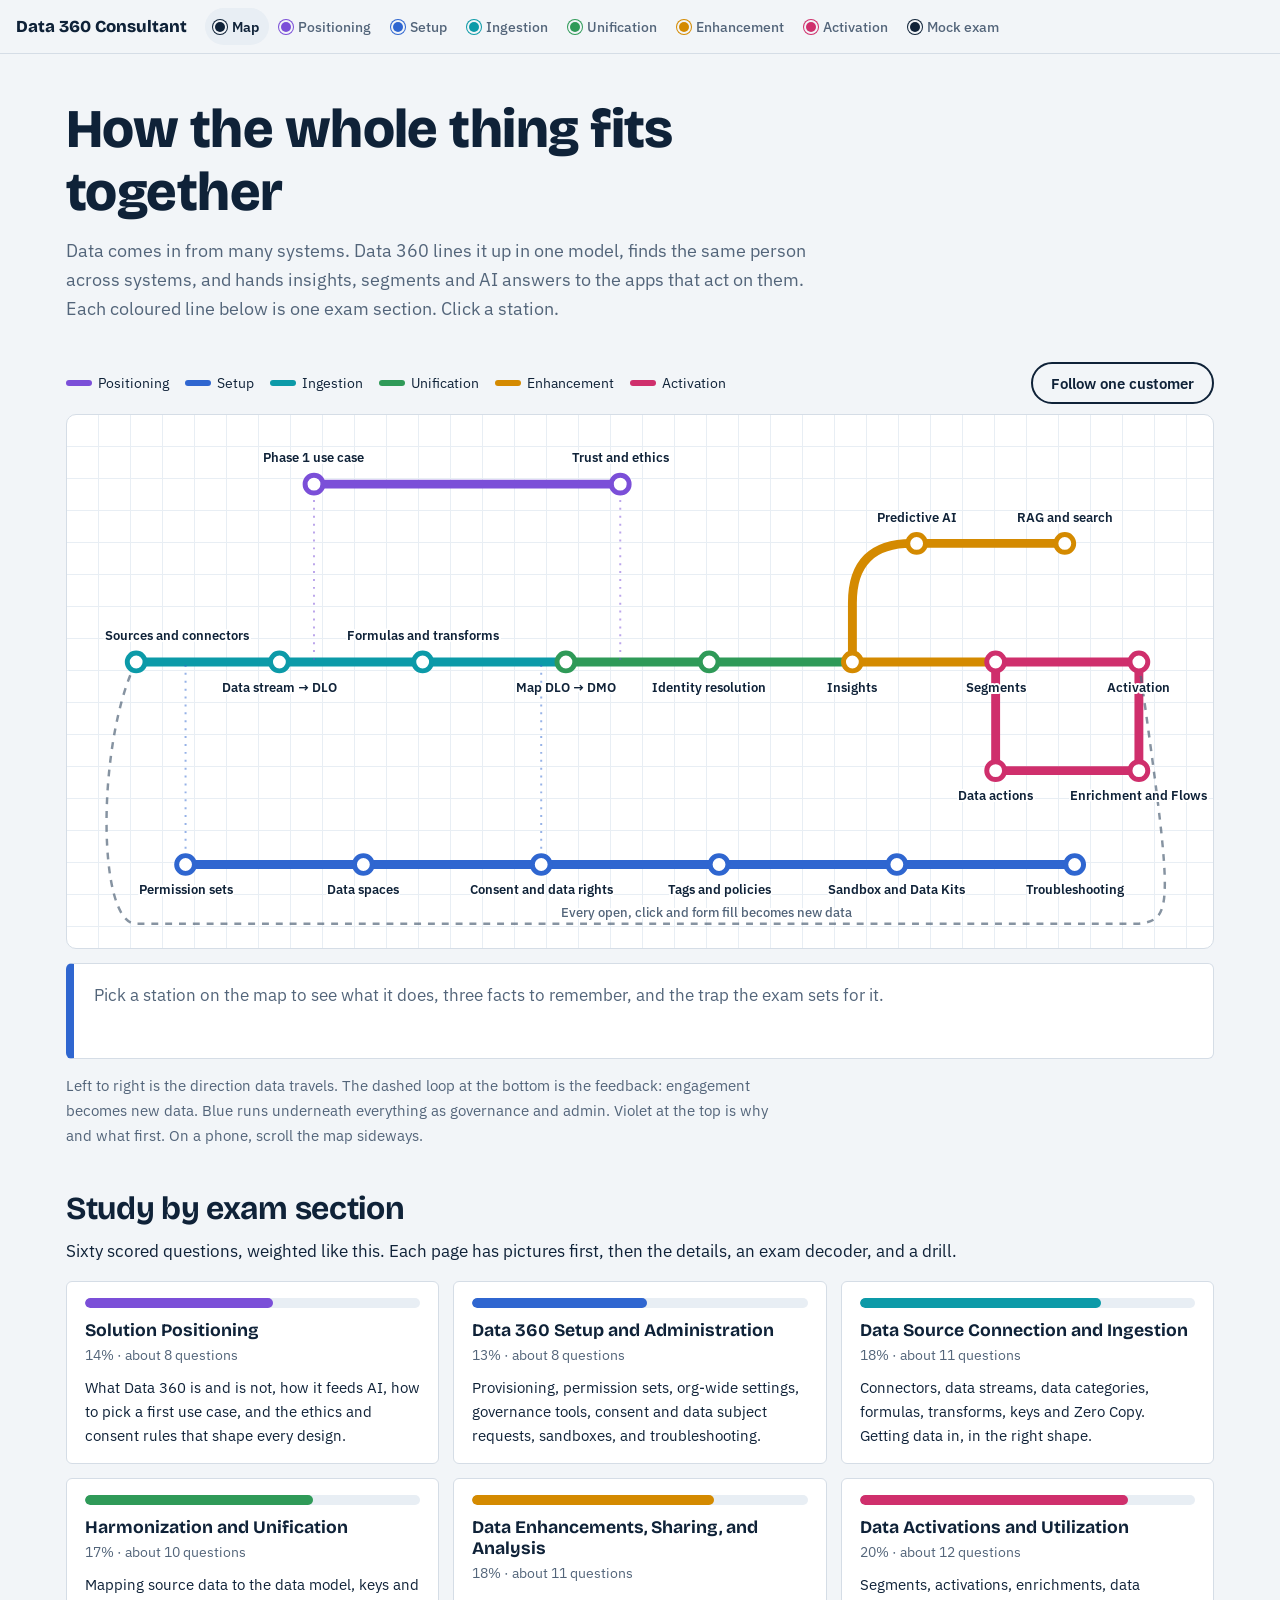
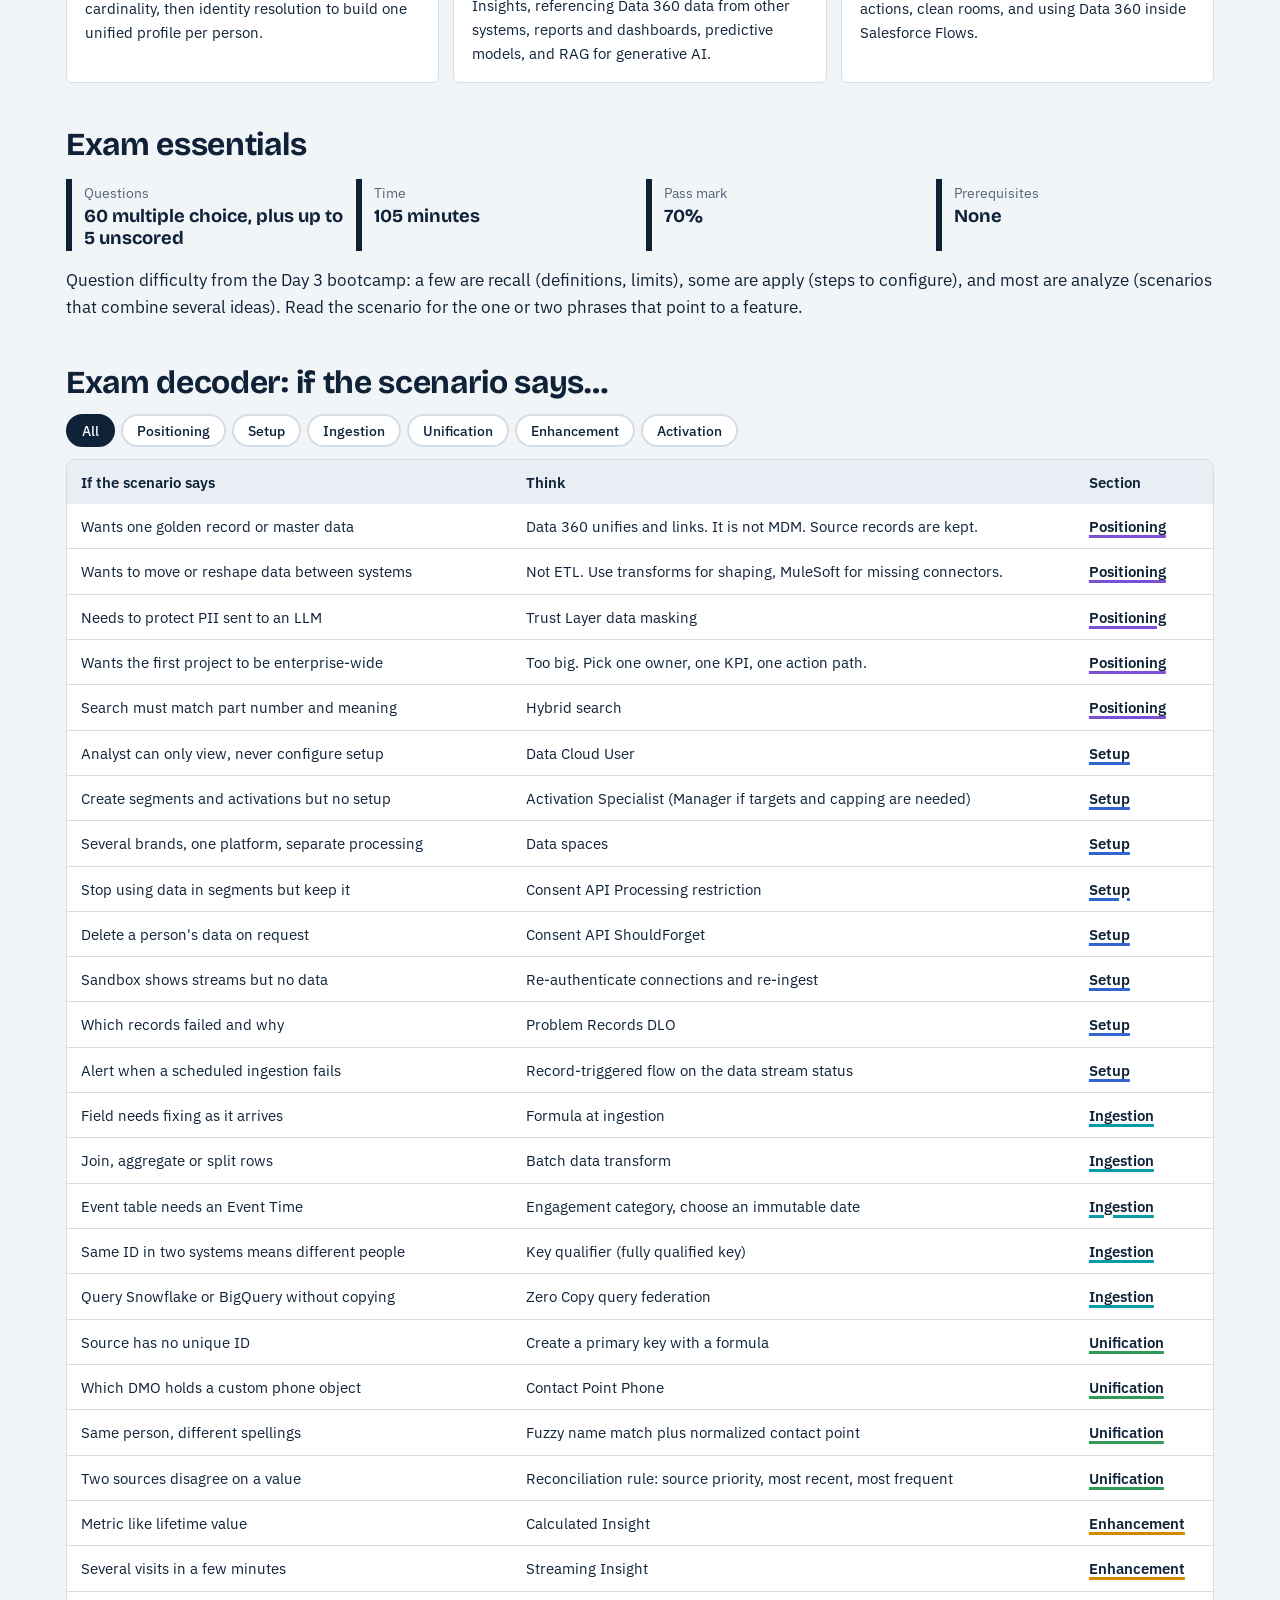
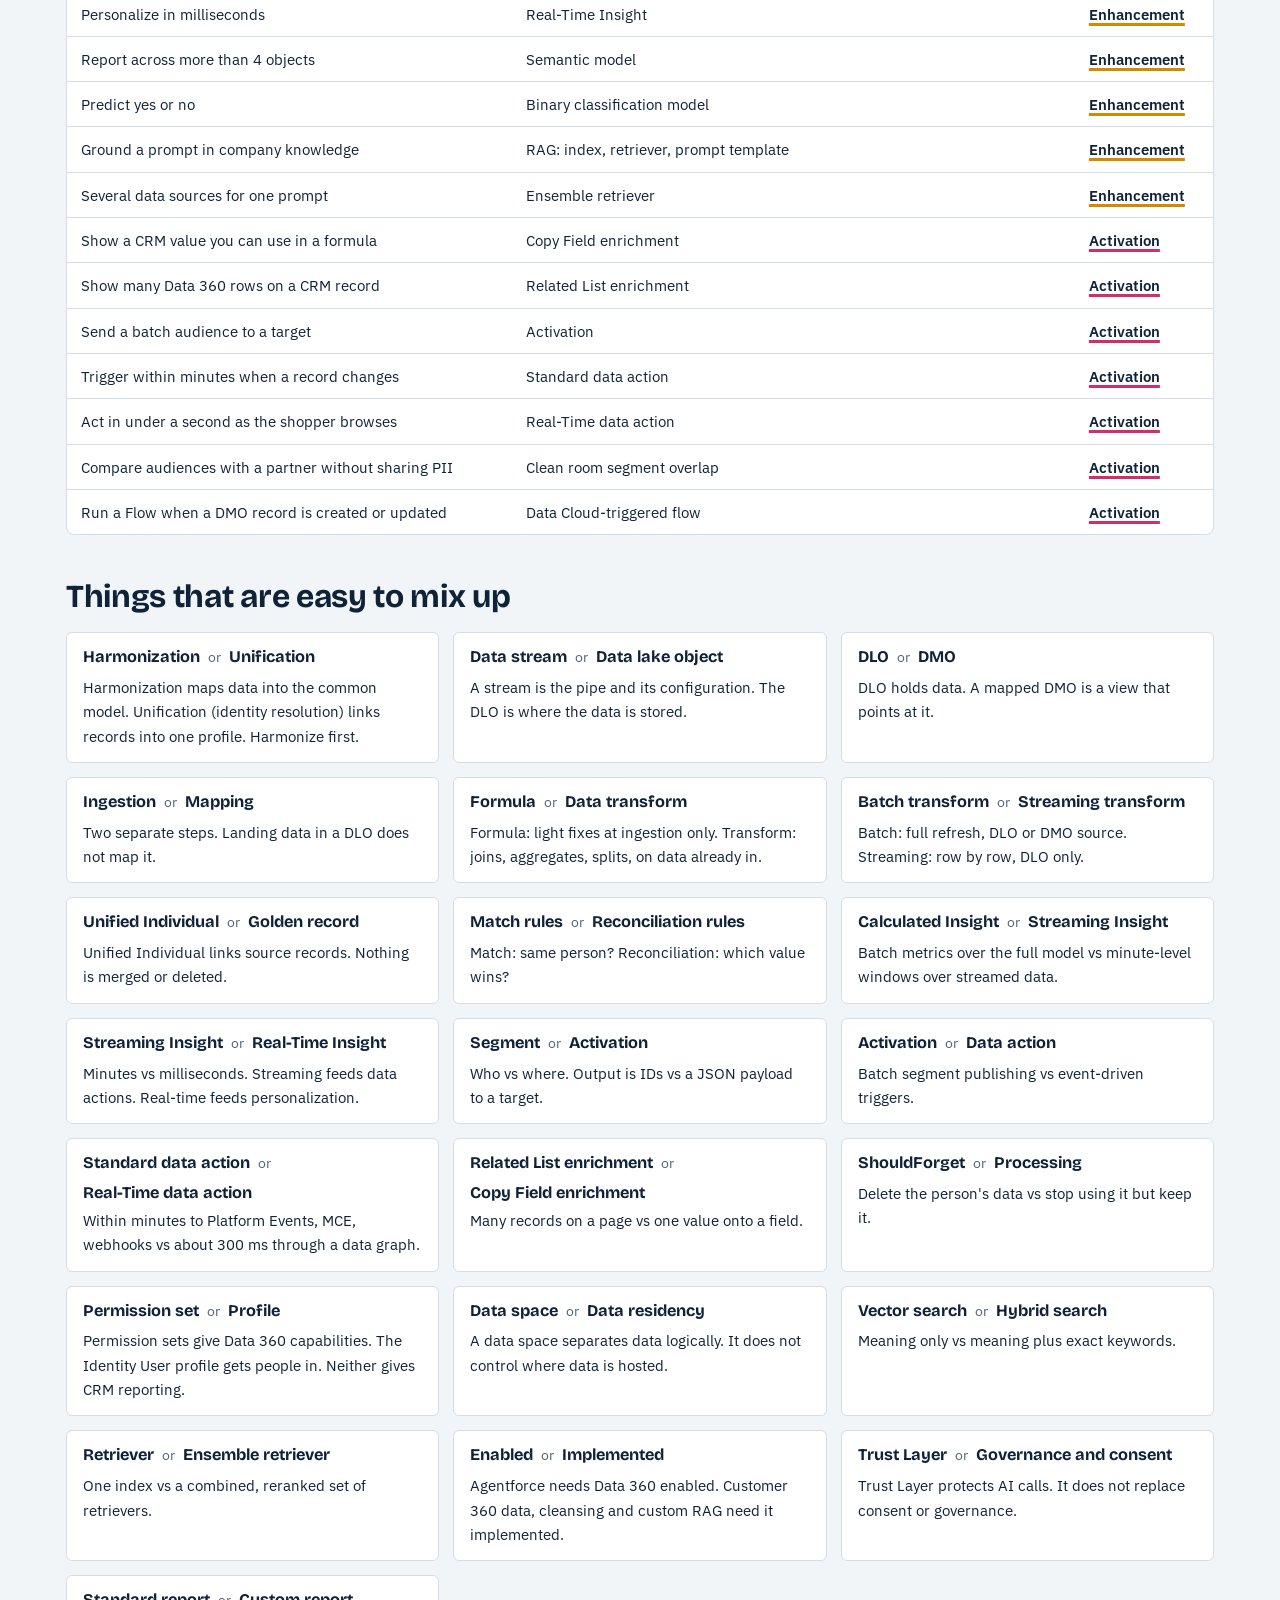
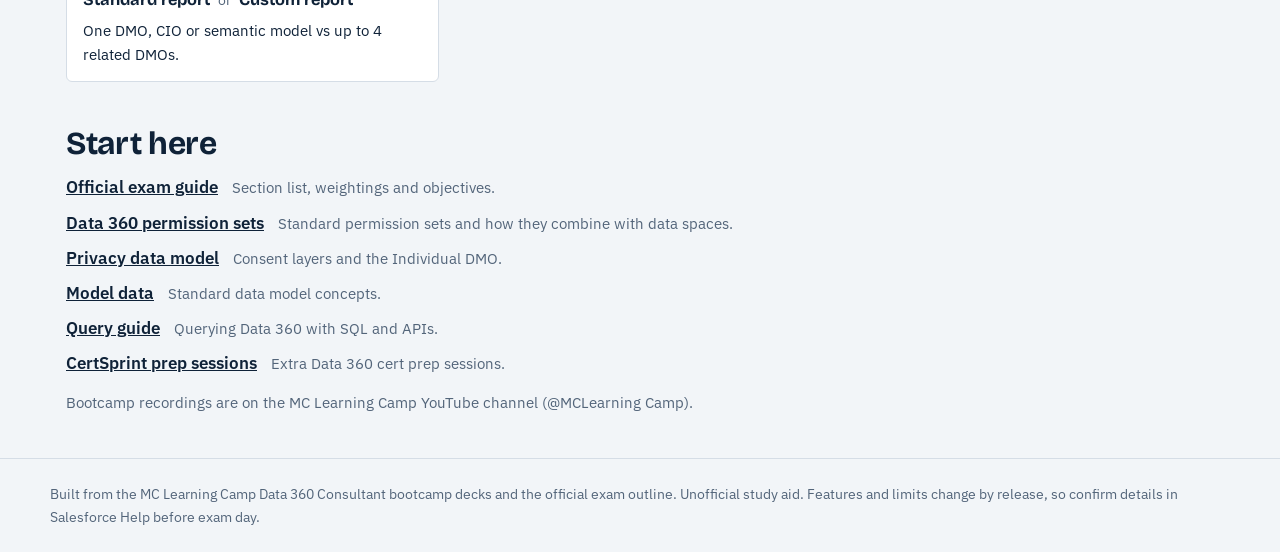
<file: index.html>
<!doctype html>
<html lang="en"><head><meta charset="utf-8"><script>window.ROOT="./";</script><meta name="viewport" content="width=device-width, initial-scale=1, viewport-fit=cover">
<title>Data 360 Consultant study map</title><meta name="description" content="Visual study guide for the Salesforce Certified Data 360 Consultant exam, built from the MC Learning Camp bootcamp decks.">
<link rel="preconnect" href="https://fonts.googleapis.com"><link rel="preconnect" href="https://fonts.gstatic.com" crossorigin><link href="https://fonts.googleapis.com/css2?family=Bricolage+Grotesque:opsz,wght@12..96,500;12..96,700;12..96,800&family=IBM+Plex+Sans:wght@400;500;600&display=swap" rel="stylesheet"><link rel="stylesheet" href="./assets/style.css"></head>
<body><nav class="top" aria-label="Main"><a class="brand" href="./">Data 360 Consultant</a><div class="links"><a href="./" aria-current="page" style="--c:var(--ink)"><i></i>Map</a><a href="./positioning/" style="--c:#7B4FD8"><i></i>Positioning</a><a href="./setup/" style="--c:#2F66D0"><i></i>Setup</a><a href="./ingestion/" style="--c:#0C9AA8"><i></i>Ingestion</a><a href="./unification/" style="--c:#2F9A58"><i></i>Unification</a><a href="./enhancement/" style="--c:#D48A00"><i></i>Enhancement</a><a href="./activation/" style="--c:#CF2F6C"><i></i>Activation</a><a href="./exam/" style="--c:var(--ink)"><i></i>Mock exam</a></div></nav><main id="main">
<header class="hero"><div class="wrap">
 <h1>How the whole thing fits together</h1>
 <p class="lede">Data comes in from many systems. Data 360 lines it up in one model, finds the same person across systems, and hands insights, segments and AI answers to the apps that act on them. Each coloured line below is one exam section. Click a station.</p>
</div></header>
<div class="wrap">
 <div class="mapbar"><ul class="legend"><li style="--c:#7B4FD8"><i></i>Positioning</li><li style="--c:#2F66D0"><i></i>Setup</li><li style="--c:#0C9AA8"><i></i>Ingestion</li><li style="--c:#2F9A58"><i></i>Unification</li><li style="--c:#D48A00"><i></i>Enhancement</li><li style="--c:#CF2F6C"><i></i>Activation</li></ul><button class="btn ghost" id="tourbtn">Follow one customer</button></div>
 <div class="mapwrap"><svg id="map" viewBox="0 0 1160 540" role="group" aria-label="Interactive map of how Data 360 fits together"><line class="ln" x1="70" y1="250" x2="215" y2="250" stroke="#0C9AA8"/><line class="ln" x1="215" y1="250" x2="360" y2="250" stroke="#0C9AA8"/><line class="ln" x1="360" y1="250" x2="505" y2="250" stroke="#0C9AA8"/><line class="ln" x1="505" y1="250" x2="650" y2="250" stroke="#2F9A58"/><line class="ln" x1="650" y1="250" x2="795" y2="250" stroke="#2F9A58"/><line class="ln" x1="795" y1="250" x2="940" y2="250" stroke="#D48A00"/><line class="ln" x1="940" y1="250" x2="1085" y2="250" stroke="#CF2F6C"/><path class="ln" d="M795,250 L795,190 Q795,130 855,130 L1010,130" stroke="#D48A00" fill="none"/><path class="ln" d="M940,250 L940,360 L1085,360" stroke="#CF2F6C" fill="none"/><path class="ln" d="M1085,250 L1085,360" stroke="#CF2F6C" fill="none"/><line class="ln" x1="120" y1="455" x2="1020" y2="455" stroke="#2F66D0"/><line class="ln" x1="250" y1="70" x2="560" y2="70" stroke="#7B4FD8"/><path d="M250,70 L250,250 M560,70 L560,250" stroke="#7B4FD8" stroke-width="2" stroke-dasharray="2 6" fill="none" opacity=".5"/><path d="M120,455 L120,250 M480,455 L480,250" stroke="#2F66D0" stroke-width="2" stroke-dasharray="2 6" fill="none" opacity=".5"/><path id="loop" d="M1085,250 C1120,500 1120,510 1085,515 L70,515 C30,515 30,330 70,250" fill="none" stroke="var(--muted)" stroke-width="2.5" stroke-dasharray="7 7" opacity=".7"/><text x="500" y="508" class="loopt">Every open, click and form fill becomes new data</text><g class="st" tabindex="0" role="button" data-id="src" style="--c:#0C9AA8" aria-label="Sources and connectors"><circle class="ring" cx="70" cy="250" r="15"/><circle class="dot" cx="70" cy="250" r="9"/><text class="lab" x="38" y="228" text-anchor="start">Sources and connectors</text></g><g class="st" tabindex="0" role="button" data-id="stream" style="--c:#0C9AA8" aria-label="Data stream → DLO"><circle class="ring" cx="215" cy="250" r="15"/><circle class="dot" cx="215" cy="250" r="9"/><text class="lab" x="215" y="280" text-anchor="middle">Data stream → DLO</text></g><g class="st" tabindex="0" role="button" data-id="xform" style="--c:#0C9AA8" aria-label="Formulas and transforms"><circle class="ring" cx="360" cy="250" r="15"/><circle class="dot" cx="360" cy="250" r="9"/><text class="lab" x="360" y="228" text-anchor="middle">Formulas and transforms</text></g><g class="st" tabindex="0" role="button" data-id="map" style="--c:#2F9A58" aria-label="Map DLO → DMO"><circle class="ring" cx="505" cy="250" r="15"/><circle class="dot" cx="505" cy="250" r="9"/><text class="lab" x="505" y="280" text-anchor="middle">Map DLO → DMO</text></g><g class="st" tabindex="0" role="button" data-id="ir" style="--c:#2F9A58" aria-label="Identity resolution"><circle class="ring" cx="650" cy="250" r="15"/><circle class="dot" cx="650" cy="250" r="9"/><text class="lab" x="650" y="280" text-anchor="middle">Identity resolution</text></g><g class="st" tabindex="0" role="button" data-id="ci" style="--c:#D48A00" aria-label="Insights"><circle class="ring" cx="795" cy="250" r="15"/><circle class="dot" cx="795" cy="250" r="9"/><text class="lab" x="795" y="280" text-anchor="middle">Insights</text></g><g class="st" tabindex="0" role="button" data-id="seg" style="--c:#CF2F6C" aria-label="Segments"><circle class="ring" cx="940" cy="250" r="15"/><circle class="dot" cx="940" cy="250" r="9"/><text class="lab" x="940" y="280" text-anchor="middle">Segments</text></g><g class="st" tabindex="0" role="button" data-id="act" style="--c:#CF2F6C" aria-label="Activation"><circle class="ring" cx="1085" cy="250" r="15"/><circle class="dot" cx="1085" cy="250" r="9"/><text class="lab" x="1085" y="280" text-anchor="middle">Activation</text></g><g class="st" tabindex="0" role="button" data-id="pred" style="--c:#D48A00" aria-label="Predictive AI"><circle class="ring" cx="860" cy="130" r="15"/><circle class="dot" cx="860" cy="130" r="9"/><text class="lab" x="860" y="108" text-anchor="middle">Predictive AI</text></g><g class="st" tabindex="0" role="button" data-id="rag" style="--c:#D48A00" aria-label="RAG and search"><circle class="ring" cx="1010" cy="130" r="15"/><circle class="dot" cx="1010" cy="130" r="9"/><text class="lab" x="1010" y="108" text-anchor="middle">RAG and search</text></g><g class="st" tabindex="0" role="button" data-id="da" style="--c:#CF2F6C" aria-label="Data actions"><circle class="ring" cx="940" cy="360" r="15"/><circle class="dot" cx="940" cy="360" r="9"/><text class="lab" x="940" y="390" text-anchor="middle">Data actions</text></g><g class="st" tabindex="0" role="button" data-id="enr" style="--c:#CF2F6C" aria-label="Enrichment and Flows"><circle class="ring" cx="1085" cy="360" r="15"/><circle class="dot" cx="1085" cy="360" r="9"/><text class="lab" x="1085" y="390" text-anchor="middle">Enrichment and Flows</text></g><g class="st" tabindex="0" role="button" data-id="perm" style="--c:#2F66D0" aria-label="Permission sets"><circle class="ring" cx="120" cy="455" r="15"/><circle class="dot" cx="120" cy="455" r="9"/><text class="lab" x="120" y="485" text-anchor="middle">Permission sets</text></g><g class="st" tabindex="0" role="button" data-id="spaces" style="--c:#2F66D0" aria-label="Data spaces"><circle class="ring" cx="300" cy="455" r="15"/><circle class="dot" cx="300" cy="455" r="9"/><text class="lab" x="300" y="485" text-anchor="middle">Data spaces</text></g><g class="st" tabindex="0" role="button" data-id="consent" style="--c:#2F66D0" aria-label="Consent and data rights"><circle class="ring" cx="480" cy="455" r="15"/><circle class="dot" cx="480" cy="455" r="9"/><text class="lab" x="480" y="485" text-anchor="middle">Consent and data rights</text></g><g class="st" tabindex="0" role="button" data-id="policy" style="--c:#2F66D0" aria-label="Tags and policies"><circle class="ring" cx="660" cy="455" r="15"/><circle class="dot" cx="660" cy="455" r="9"/><text class="lab" x="660" y="485" text-anchor="middle">Tags and policies</text></g><g class="st" tabindex="0" role="button" data-id="alm" style="--c:#2F66D0" aria-label="Sandbox and Data Kits"><circle class="ring" cx="840" cy="455" r="15"/><circle class="dot" cx="840" cy="455" r="9"/><text class="lab" x="840" y="485" text-anchor="middle">Sandbox and Data Kits</text></g><g class="st" tabindex="0" role="button" data-id="debug" style="--c:#2F66D0" aria-label="Troubleshooting"><circle class="ring" cx="1020" cy="455" r="15"/><circle class="dot" cx="1020" cy="455" r="9"/><text class="lab" x="1020" y="485" text-anchor="middle">Troubleshooting</text></g><g class="st" tabindex="0" role="button" data-id="usecase" style="--c:#7B4FD8" aria-label="Phase 1 use case"><circle class="ring" cx="250" cy="70" r="15"/><circle class="dot" cx="250" cy="70" r="9"/><text class="lab" x="250" y="48" text-anchor="middle">Phase 1 use case</text></g><g class="st" tabindex="0" role="button" data-id="trust" style="--c:#7B4FD8" aria-label="Trust and ethics"><circle class="ring" cx="560" cy="70" r="15"/><circle class="dot" cx="560" cy="70" r="9"/><text class="lab" x="560" y="48" text-anchor="middle">Trust and ethics</text></g></svg></div>
 <aside id="panel" class="panel" aria-live="polite"><p class="hint">Pick a station on the map to see what it does, three facts to remember, and the trap the exam sets for it.</p></aside>
 <div id="tourbar" class="tourbar" hidden><div><b id="tt"></b><p id="tp"></p></div><div class="tb"><button class="btn ghost" id="tprev">Back</button><button class="btn" id="tnext">Next</button><button class="btn ghost" id="tend">Close</button></div></div>
 <p class="note">Left to right is the direction data travels. The dashed loop at the bottom is the feedback: engagement becomes new data. Blue runs underneath everything as governance and admin. Violet at the top is why and what first. On a phone, scroll the map sideways.</p>

 <section class="blk" id="sections"><h2>Study by exam section</h2>
 <p>Sixty scored questions, weighted like this. Each page has pictures first, then the details, an exam decoder, and a drill.</p>
 <div class="scs"><a class="sc" href="./positioning/" style="--c:#7B4FD8;--w:56%"><span class="bar"><i></i></span><b>Solution Positioning</b><em>14% · about 8 questions</em><p>What Data 360 is and is not, how it feeds AI, how to pick a first use case, and the ethics and consent rules that shape every design.</p></a><a class="sc" href="./setup/" style="--c:#2F66D0;--w:52%"><span class="bar"><i></i></span><b>Data 360 Setup and Administration</b><em>13% · about 8 questions</em><p>Provisioning, permission sets, org-wide settings, governance tools, consent and data subject requests, sandboxes, and troubleshooting.</p></a><a class="sc" href="./ingestion/" style="--c:#0C9AA8;--w:72%"><span class="bar"><i></i></span><b>Data Source Connection and Ingestion</b><em>18% · about 11 questions</em><p>Connectors, data streams, data categories, formulas, transforms, keys and Zero Copy. Getting data in, in the right shape.</p></a><a class="sc" href="./unification/" style="--c:#2F9A58;--w:68%"><span class="bar"><i></i></span><b>Harmonization and Unification</b><em>17% · about 10 questions</em><p>Mapping source data to the data model, keys and cardinality, then identity resolution to build one unified profile per person.</p></a><a class="sc" href="./enhancement/" style="--c:#D48A00;--w:72%"><span class="bar"><i></i></span><b>Data Enhancements, Sharing, and Analysis</b><em>18% · about 11 questions</em><p>Insights, referencing Data 360 data from other systems, reports and dashboards, predictive models, and RAG for generative AI.</p></a><a class="sc" href="./activation/" style="--c:#CF2F6C;--w:80%"><span class="bar"><i></i></span><b>Data Activations and Utilization</b><em>20% · about 12 questions</em><p>Segments, activations, enrichments, data actions, clean rooms, and using Data 360 inside Salesforce Flows.</p></a></div></section>

 <section class="blk" id="essentials"><h2>Exam essentials</h2>
 <dl class="facts"><div><dt>Questions</dt><dd>60 multiple choice, plus up to 5 unscored</dd></div><div><dt>Time</dt><dd>105 minutes</dd></div><div><dt>Pass mark</dt><dd>70%</dd></div><div><dt>Prerequisites</dt><dd>None</dd></div></dl>
 <p>Question difficulty from the Day 3 bootcamp: a few are recall (definitions, limits), some are apply (steps to configure), and most are analyze (scenarios that combine several ideas). Read the scenario for the one or two phrases that point to a feature.</p>
 </section>

 <section class="blk" id="decoder"><h2>Exam decoder: if the scenario says…</h2>
 <div class="chips" role="group" aria-label="Filter by section"><button class="chip on" data-f="all">All</button><button class="chip" data-f="positioning" style="--c:#7B4FD8">Positioning</button><button class="chip" data-f="setup" style="--c:#2F66D0">Setup</button><button class="chip" data-f="ingestion" style="--c:#0C9AA8">Ingestion</button><button class="chip" data-f="unification" style="--c:#2F9A58">Unification</button><button class="chip" data-f="enhancement" style="--c:#D48A00">Enhancement</button><button class="chip" data-f="activation" style="--c:#CF2F6C">Activation</button></div>
 <div class="tw"><table id="dtab"><thead><tr><th scope="col">If the scenario says</th><th scope="col">Think</th><th scope="col">Section</th></tr></thead><tbody><tr data-s="positioning"><td>Wants one golden record or master data</td><td>Data 360 unifies and links. It is not MDM. Source records are kept.</td><td><a style="--c:#7B4FD8" href="./positioning/">Positioning</a></td></tr><tr data-s="positioning"><td>Wants to move or reshape data between systems</td><td>Not ETL. Use transforms for shaping, MuleSoft for missing connectors.</td><td><a style="--c:#7B4FD8" href="./positioning/">Positioning</a></td></tr><tr data-s="positioning"><td>Needs to protect PII sent to an LLM</td><td>Trust Layer data masking</td><td><a style="--c:#7B4FD8" href="./positioning/">Positioning</a></td></tr><tr data-s="positioning"><td>Wants the first project to be enterprise-wide</td><td>Too big. Pick one owner, one KPI, one action path.</td><td><a style="--c:#7B4FD8" href="./positioning/">Positioning</a></td></tr><tr data-s="positioning"><td>Search must match part number and meaning</td><td>Hybrid search</td><td><a style="--c:#7B4FD8" href="./positioning/">Positioning</a></td></tr><tr data-s="setup"><td>Analyst can only view, never configure setup</td><td>Data Cloud User</td><td><a style="--c:#2F66D0" href="./setup/">Setup</a></td></tr><tr data-s="setup"><td>Create segments and activations but no setup</td><td>Activation Specialist (Manager if targets and capping are needed)</td><td><a style="--c:#2F66D0" href="./setup/">Setup</a></td></tr><tr data-s="setup"><td>Several brands, one platform, separate processing</td><td>Data spaces</td><td><a style="--c:#2F66D0" href="./setup/">Setup</a></td></tr><tr data-s="setup"><td>Stop using data in segments but keep it</td><td>Consent API Processing restriction</td><td><a style="--c:#2F66D0" href="./setup/">Setup</a></td></tr><tr data-s="setup"><td>Delete a person&#x27;s data on request</td><td>Consent API ShouldForget</td><td><a style="--c:#2F66D0" href="./setup/">Setup</a></td></tr><tr data-s="setup"><td>Sandbox shows streams but no data</td><td>Re-authenticate connections and re-ingest</td><td><a style="--c:#2F66D0" href="./setup/">Setup</a></td></tr><tr data-s="setup"><td>Which records failed and why</td><td>Problem Records DLO</td><td><a style="--c:#2F66D0" href="./setup/">Setup</a></td></tr><tr data-s="setup"><td>Alert when a scheduled ingestion fails</td><td>Record-triggered flow on the data stream status</td><td><a style="--c:#2F66D0" href="./setup/">Setup</a></td></tr><tr data-s="ingestion"><td>Field needs fixing as it arrives</td><td>Formula at ingestion</td><td><a style="--c:#0C9AA8" href="./ingestion/">Ingestion</a></td></tr><tr data-s="ingestion"><td>Join, aggregate or split rows</td><td>Batch data transform</td><td><a style="--c:#0C9AA8" href="./ingestion/">Ingestion</a></td></tr><tr data-s="ingestion"><td>Event table needs an Event Time</td><td>Engagement category, choose an immutable date</td><td><a style="--c:#0C9AA8" href="./ingestion/">Ingestion</a></td></tr><tr data-s="ingestion"><td>Same ID in two systems means different people</td><td>Key qualifier (fully qualified key)</td><td><a style="--c:#0C9AA8" href="./ingestion/">Ingestion</a></td></tr><tr data-s="ingestion"><td>Query Snowflake or BigQuery without copying</td><td>Zero Copy query federation</td><td><a style="--c:#0C9AA8" href="./ingestion/">Ingestion</a></td></tr><tr data-s="unification"><td>Source has no unique ID</td><td>Create a primary key with a formula</td><td><a style="--c:#2F9A58" href="./unification/">Unification</a></td></tr><tr data-s="unification"><td>Which DMO holds a custom phone object</td><td>Contact Point Phone</td><td><a style="--c:#2F9A58" href="./unification/">Unification</a></td></tr><tr data-s="unification"><td>Same person, different spellings</td><td>Fuzzy name match plus normalized contact point</td><td><a style="--c:#2F9A58" href="./unification/">Unification</a></td></tr><tr data-s="unification"><td>Two sources disagree on a value</td><td>Reconciliation rule: source priority, most recent, most frequent</td><td><a style="--c:#2F9A58" href="./unification/">Unification</a></td></tr><tr data-s="enhancement"><td>Metric like lifetime value</td><td>Calculated Insight</td><td><a style="--c:#D48A00" href="./enhancement/">Enhancement</a></td></tr><tr data-s="enhancement"><td>Several visits in a few minutes</td><td>Streaming Insight</td><td><a style="--c:#D48A00" href="./enhancement/">Enhancement</a></td></tr><tr data-s="enhancement"><td>Personalize in milliseconds</td><td>Real-Time Insight</td><td><a style="--c:#D48A00" href="./enhancement/">Enhancement</a></td></tr><tr data-s="enhancement"><td>Report across more than 4 objects</td><td>Semantic model</td><td><a style="--c:#D48A00" href="./enhancement/">Enhancement</a></td></tr><tr data-s="enhancement"><td>Predict yes or no</td><td>Binary classification model</td><td><a style="--c:#D48A00" href="./enhancement/">Enhancement</a></td></tr><tr data-s="enhancement"><td>Ground a prompt in company knowledge</td><td>RAG: index, retriever, prompt template</td><td><a style="--c:#D48A00" href="./enhancement/">Enhancement</a></td></tr><tr data-s="enhancement"><td>Several data sources for one prompt</td><td>Ensemble retriever</td><td><a style="--c:#D48A00" href="./enhancement/">Enhancement</a></td></tr><tr data-s="activation"><td>Show a CRM value you can use in a formula</td><td>Copy Field enrichment</td><td><a style="--c:#CF2F6C" href="./activation/">Activation</a></td></tr><tr data-s="activation"><td>Show many Data 360 rows on a CRM record</td><td>Related List enrichment</td><td><a style="--c:#CF2F6C" href="./activation/">Activation</a></td></tr><tr data-s="activation"><td>Send a batch audience to a target</td><td>Activation</td><td><a style="--c:#CF2F6C" href="./activation/">Activation</a></td></tr><tr data-s="activation"><td>Trigger within minutes when a record changes</td><td>Standard data action</td><td><a style="--c:#CF2F6C" href="./activation/">Activation</a></td></tr><tr data-s="activation"><td>Act in under a second as the shopper browses</td><td>Real-Time data action</td><td><a style="--c:#CF2F6C" href="./activation/">Activation</a></td></tr><tr data-s="activation"><td>Compare audiences with a partner without sharing PII</td><td>Clean room segment overlap</td><td><a style="--c:#CF2F6C" href="./activation/">Activation</a></td></tr><tr data-s="activation"><td>Run a Flow when a DMO record is created or updated</td><td>Data Cloud-triggered flow</td><td><a style="--c:#CF2F6C" href="./activation/">Activation</a></td></tr></tbody></table></div></section>

 <section class="blk" id="mixups"><h2>Things that are easy to mix up</h2><ul class="mix"><li><div class="vs"><b>Harmonization</b><span>or</span><b>Unification</b></div><p>Harmonization maps data into the common model. Unification (identity resolution) links records into one profile. Harmonize first.</p></li><li><div class="vs"><b>Data stream</b><span>or</span><b>Data lake object</b></div><p>A stream is the pipe and its configuration. The DLO is where the data is stored.</p></li><li><div class="vs"><b>DLO</b><span>or</span><b>DMO</b></div><p>DLO holds data. A mapped DMO is a view that points at it.</p></li><li><div class="vs"><b>Ingestion</b><span>or</span><b>Mapping</b></div><p>Two separate steps. Landing data in a DLO does not map it.</p></li><li><div class="vs"><b>Formula</b><span>or</span><b>Data transform</b></div><p>Formula: light fixes at ingestion only. Transform: joins, aggregates, splits, on data already in.</p></li><li><div class="vs"><b>Batch transform</b><span>or</span><b>Streaming transform</b></div><p>Batch: full refresh, DLO or DMO source. Streaming: row by row, DLO only.</p></li><li><div class="vs"><b>Unified Individual</b><span>or</span><b>Golden record</b></div><p>Unified Individual links source records. Nothing is merged or deleted.</p></li><li><div class="vs"><b>Match rules</b><span>or</span><b>Reconciliation rules</b></div><p>Match: same person? Reconciliation: which value wins?</p></li><li><div class="vs"><b>Calculated Insight</b><span>or</span><b>Streaming Insight</b></div><p>Batch metrics over the full model vs minute-level windows over streamed data.</p></li><li><div class="vs"><b>Streaming Insight</b><span>or</span><b>Real-Time Insight</b></div><p>Minutes vs milliseconds. Streaming feeds data actions. Real-time feeds personalization.</p></li><li><div class="vs"><b>Segment</b><span>or</span><b>Activation</b></div><p>Who vs where. Output is IDs vs a JSON payload to a target.</p></li><li><div class="vs"><b>Activation</b><span>or</span><b>Data action</b></div><p>Batch segment publishing vs event-driven triggers.</p></li><li><div class="vs"><b>Standard data action</b><span>or</span><b>Real-Time data action</b></div><p>Within minutes to Platform Events, MCE, webhooks vs about 300 ms through a data graph.</p></li><li><div class="vs"><b>Related List enrichment</b><span>or</span><b>Copy Field enrichment</b></div><p>Many records on a page vs one value onto a field.</p></li><li><div class="vs"><b>ShouldForget</b><span>or</span><b>Processing</b></div><p>Delete the person&#x27;s data vs stop using it but keep it.</p></li><li><div class="vs"><b>Permission set</b><span>or</span><b>Profile</b></div><p>Permission sets give Data 360 capabilities. The Identity User profile gets people in. Neither gives CRM reporting.</p></li><li><div class="vs"><b>Data space</b><span>or</span><b>Data residency</b></div><p>A data space separates data logically. It does not control where data is hosted.</p></li><li><div class="vs"><b>Vector search</b><span>or</span><b>Hybrid search</b></div><p>Meaning only vs meaning plus exact keywords.</p></li><li><div class="vs"><b>Retriever</b><span>or</span><b>Ensemble retriever</b></div><p>One index vs a combined, reranked set of retrievers.</p></li><li><div class="vs"><b>Enabled</b><span>or</span><b>Implemented</b></div><p>Agentforce needs Data 360 enabled. Customer 360 data, cleansing and custom RAG need it implemented.</p></li><li><div class="vs"><b>Trust Layer</b><span>or</span><b>Governance and consent</b></div><p>Trust Layer protects AI calls. It does not replace consent or governance.</p></li><li><div class="vs"><b>Standard report</b><span>or</span><b>Custom report</b></div><p>One DMO, CIO or semantic model vs up to 4 related DMOs.</p></li></ul></section>

 <section class="blk" id="resources"><h2>Start here</h2><ul class="res"><li><a href="https://help.salesforce.com/s/articleView?id=005298940&amp;type=1" target="_blank" rel="noopener">Official exam guide</a><span>Section list, weightings and objectives.</span></li><li><a href="https://help.salesforce.com/s/articleView?id=data.c360_a_userpermissions.htm&amp;type=5" target="_blank" rel="noopener">Data 360 permission sets</a><span>Standard permission sets and how they combine with data spaces.</span></li><li><a href="https://developer.salesforce.com/docs/platform/data-models/guide/privacy-overview.html" target="_blank" rel="noopener">Privacy data model</a><span>Consent layers and the Individual DMO.</span></li><li><a href="https://developer.salesforce.com/docs/atlas.en-us.c360a_api.meta/c360a_api/c360dm_model_data.htm" target="_blank" rel="noopener">Model data</a><span>Standard data model concepts.</span></li><li><a href="https://developer.salesforce.com/docs/data/data-cloud-query-guide/guide/query-guide-get-started.html" target="_blank" rel="noopener">Query guide</a><span>Querying Data 360 with SQL and APIs.</span></li><li><a href="https://www.tpandf.com/certsprint" target="_blank" rel="noopener">CertSprint prep sessions</a><span>Extra Data 360 cert prep sessions.</span></li></ul>
 <p class="note">Bootcamp recordings are on the MC Learning Camp YouTube channel (@MCLearning Camp).</p></section>
</div>
<script>window.STATIONS={"src": {"name": "Sources and connectors", "what": "Anything that holds customer data: Salesforce CRM, Marketing Cloud Engagement, B2C Commerce, Web and Mobile SDK, APIs, cloud file storage (S3, GCS, Azure), MuleSoft, and Zero Copy partners like Snowflake and BigQuery.", "facts": ["Out-of-the-box connectors cut custom integration work; bundles add pre-built objects and mappings.", "Think volume, velocity, veracity, variety and value before picking a source.", "Zero Copy leaves the data where it is and queries it in place."], "trap": "Data 360 is not an ETL or middleware tool. MuleSoft is the answer when no out-of-the-box connector exists.", "sec": "ingestion", "secname": "Data Source Connection and Ingestion", "color": "#0C9AA8"}, "stream": {"name": "Data stream \u2192 DLO", "what": "A data stream pulls a source object in. The data lands in a Data Lake Object (DLO), which is where the data physically lives.", "facts": ["Pick a category for every stream: Profile, Engagement or Other.", "Engagement needs an Event Time field that never changes, or records duplicate.", "Primary key is enforced at the data stream level."], "trap": "Ingesting and mapping are two separate steps. Ingestion alone does not put anything in the data model.", "sec": "ingestion", "secname": "Data Source Connection and Ingestion", "color": "#0C9AA8"}, "xform": {"name": "Formulas and transforms", "what": "Formulas make small fixes as data arrives. Data transforms do bigger reshaping: joins, aggregates, splitting rows.", "facts": ["Formulas run only at ingestion. They cannot fix data that is already in.", "Batch transforms: full refresh, scheduled or manual, source can be DLO or DMO.", "Streaming transforms: one row at a time, DLOs only."], "trap": "Neither transform type replaces a Calculated Insight.", "sec": "ingestion", "secname": "Data Source Connection and Ingestion", "color": "#0C9AA8"}, "map": {"name": "Map DLO \u2192 DMO", "what": "Harmonization. You map DLO fields to Data Model Objects so every source speaks one common language.", "facts": ["A DMO is like a view. It points at DLO data and holds no copy.", "Every DMO needs a primary key. Data 360 never makes one for you. Take it from source or build it with a formula.", "Relationship cardinality (1:1, N:1) cannot be changed after you create it."], "trap": "Harmonization is not unification. You cannot unify without harmonizing first.", "sec": "unification", "secname": "Harmonization and Unification", "color": "#2F9A58"}, "ir": {"name": "Identity resolution", "what": "A ruleset of match rules and reconciliation rules decides which records are the same person and builds the Unified Individual.", "facts": ["Match rules: should these two records share a key ring? Default rules use fuzzy name plus normalized email, phone or address.", "Reconciliation rules: which value wins on conflict? Source priority, most recent, most frequent.", "Better to undergroup than overgroup."], "trap": "The Unified Individual is not a golden record. Source records are linked, never merged or deleted.", "sec": "unification", "secname": "Harmonization and Unification", "color": "#2F9A58"}, "ci": {"name": "Insights", "what": "Turns unified data into measures and dimensions. Calculated Insights for batch metrics, Streaming Insights for minute-level windows, Real-Time Insights for millisecond personalization.", "facts": ["Calculated Insight: hours to days, full DMO scope, built with visual builder, SQL or a template.", "Streaming Insight: micro-batches over streamed sources, drives data actions.", "Schedules for Calculated Insights: 1, 6, 12 or 24 hours."], "trap": "Customer lifetime value is the classic Calculated Insight example. Page visits inside a short window is a Streaming Insight.", "sec": "enhancement", "secname": "Data Enhancements, Sharing, and Analysis", "color": "#D48A00"}, "seg": {"name": "Segments", "what": "Segments answer who or what gets targeted. Output is a list of unique identifiers, usually Unified Individual IDs.", "facts": ["Four types: Standard, Waterfall, Real-Time, Dynamic.", "Segment on Profile data (people) or Engagement data (events).", "Membership is stored in Latest and History DMOs."], "trap": "A segment is who. An activation is where and with what context.", "sec": "activation", "secname": "Data Activations and Utilization", "color": "#CF2F6C"}, "act": {"name": "Activation", "what": "Publishes a segment or DMO to an activation target as a JSON payload of identifiers and attributes.", "facts": ["Targets: Salesforce (MCE, MCP, B2C, Loyalty, Data 360), file storage (S3, GCP, Azure, SFTP), external platforms.", "Four types: segment, DMO, API, activation template.", "Limits: 300 related attributes, 25 values per related attribute, 8 DMOs per activation."], "trap": "Activations are batch. Event-driven, near-real-time triggers are data actions.", "sec": "activation", "secname": "Data Activations and Utilization", "color": "#CF2F6C"}, "pred": {"name": "Predictive AI", "what": "AI Models (formerly Einstein Studio) builds or connects models that estimate likely outcomes.", "facts": ["Regression predicts a number. Binary classification predicts one of two outcomes.", "Consumption: on demand, batch, or streaming.", "Bring your own model is supported."], "trap": "Streaming predictions land in an ML Prediction DMO and can trigger flows. On-demand predictions are not stored.", "sec": "enhancement", "secname": "Data Enhancements, Sharing, and Analysis", "color": "#D48A00"}, "rag": {"name": "RAG and search", "what": "Index your content, retrieve the relevant chunks, and add them to the prompt so the model answers from your data.", "facts": ["Search index types: vector (meaning) and hybrid (meaning plus exact keywords).", "One retriever reads one index. One index covers one DMO. Several sources need an ensemble retriever.", "Retriever goes into a prompt template."], "trap": "Part numbers and exact terms need hybrid search. Pure vector search matches meaning only.", "sec": "enhancement", "secname": "Data Enhancements, Sharing, and Analysis", "color": "#D48A00"}, "da": {"name": "Data actions", "what": "Event-driven triggers to Platform Events, Marketing Cloud Journeys or webhooks when data changes or thresholds are met.", "facts": ["Standard: near-real-time, usually within minutes.", "Real-Time: sub-second, about 300 ms, built on a data graph.", "Setup: action target, primary object, event rules, action rules."], "trap": "Data actions are not activations. No segment is published.", "sec": "activation", "secname": "Data Activations and Utilization", "color": "#CF2F6C"}, "enr": {"name": "Enrichment and Flows", "what": "Bring Data 360 values and records into Salesforce CRM, and run Flows off Data 360 changes.", "facts": ["Copy Field enrichment copies one value, such as CLV, onto a CRM field.", "Related List enrichment shows many DMO records on a CRM page.", "Data Cloud-triggered and activation-triggered flows."], "trap": "Need a formula field on the value? Copy Field, not Related List.", "sec": "activation", "secname": "Data Activations and Utilization", "color": "#CF2F6C"}, "perm": {"name": "Permission sets", "what": "Permission sets control access to Data 360 features. Identity User profiles let people in the door.", "facts": ["Architect (full, incl. setup), Activation Manager, Activation Specialist, User (view only).", "None of them grant general CRM access.", "Need broader access? Give a higher profile such as System Administrator."], "trap": "Reports and dashboards in CRM are not governed by Data 360 permission sets.", "sec": "setup", "secname": "Data 360 Setup and Administration", "color": "#2F66D0"}, "spaces": {"name": "Data spaces", "what": "Logical partitions so brands, regions or departments share one Data 360 but keep data and processes apart.", "facts": ["Identity resolution, insights, segments and activations run inside a data space.", "Filters apply at query time and do not show correct row counts.", "Needs an add-on license, up to 50."], "trap": "Data spaces are not a data residency solution, and not for cross-brand unification.", "sec": "setup", "secname": "Data 360 Setup and Administration", "color": "#2F66D0"}, "consent": {"name": "Consent and data rights", "what": "Privacy data model sits on the Individual DMO. The Consent API processes data subject requests.", "facts": ["Layers: global, engagement channel, contact point, data use purpose, brand.", "ShouldForget deletes. Processing restricts use but keeps data. Portability exports.", "Deletion is re-run at 30, 60 and 90 days."], "trap": "To stop data feeding segments and insights while keeping it, use Processing, not ShouldForget.", "sec": "setup", "secname": "Data 360 Setup and Administration", "color": "#2F66D0"}, "policy": {"name": "Tags and policies", "what": "Tag and classify fields, then apply access policies and dynamic data masking to groups of fields at once.", "facts": ["Classification lets governance scale: rules apply to groups, not single fields.", "Platform Encryption lets customers bring their own keys.", "Private Connect keeps traffic off the public internet."], "trap": "Classification does not delete data and does not replace permission sets.", "sec": "setup", "secname": "Data 360 Setup and Administration", "color": "#2F66D0"}, "alm": {"name": "Sandbox and Data Kits", "what": "Provision Data 360 in a sandbox, build and test, then move config to production with Data Kits, Metadata API or packages.", "facts": ["Sandbox keeps configuration but you re-authenticate connections and re-ingest data.", "Data Kit: dependency handling, one-way, additive, no rollback, no error logs.", "Sandbox usage is tracked in Digital Wallet."], "trap": "Data streams visible but nothing ingesting in a new sandbox is expected behavior.", "sec": "setup", "secname": "Data 360 Setup and Administration", "color": "#2F66D0"}, "debug": {"name": "Troubleshooting", "what": "Find out what failed and why without guessing.", "facts": ["Problem Records DLO (PR_) lists failed records, reason and time.", "Refresh History shows a Problem Records metric.", "Data Explorer, Profile Explorer, DLO/DMO preview and Query Editor validate data."], "trap": "Record-triggered flow on a data stream's failed status is how you alert on a failed ingestion.", "sec": "setup", "secname": "Data 360 Setup and Administration", "color": "#2F66D0"}, "usecase": {"name": "Phase 1 use case", "what": "Start from a business outcome, not a feature list. Data \u2192 Audience \u2192 Action \u2192 Goal.", "facts": ["Strong Phase 1: one owner, one KPI, one action path, usable data, manageable complexity.", "Score it on business value, data readiness, activation path, delivery scope, governance fit.", "Run governance questions first: should we use this data, do we have consent, is the purpose clear, are we using only what we need."], "trap": "A cool feature is not a use case. If you cannot name the KPI, it is not Phase 1.", "sec": "positioning", "secname": "Solution Positioning", "color": "#7B4FD8"}, "trust": {"name": "Trust and ethics", "what": "The Einstein Trust Layer wraps generative AI with secure retrieval, dynamic grounding, data masking, zero data retention, toxicity detection and an audit trail.", "facts": ["Consent is layered: person, channel, contact point, purpose.", "Data minimization: just enough, not too much, not too little.", "Trust Layer protects AI calls. It does not replace governance or consent."], "trap": "Trust Layer does not make weak data trustworthy.", "sec": "positioning", "secname": "Solution Positioning", "color": "#7B4FD8"}};window.TOUR=[{"id": "src", "h": "Maya buys running shoes on the web shop", "t": "The order is stored in the commerce system. Her email is in the CRM and she is also a Marketing Cloud subscriber. Three systems, three records."}, {"id": "stream", "h": "A data stream brings the order in", "t": "Sales Order is Engagement data, so it needs an immutable Event Time (order date). The rows land in a DLO."}, {"id": "xform", "h": "A formula builds a primary key", "t": "The feed has no unique line ID. A CONCAT formula at ingestion makes one. Formulas only work at ingestion, so it is done now."}, {"id": "map", "h": "Fields are mapped to the data model", "t": "Sales Order maps to the Sales Order DMO. Customers map to Individual, and the email maps to Contact Point Email, linked by a foreign key."}, {"id": "ir", "h": "Identity resolution finds Maya three times", "t": "Fuzzy name plus normalized email puts her CRM contact, Marketing Cloud subscriber and web customer on one key ring. Source records stay intact."}, {"id": "ci", "h": "A Calculated Insight totals her spend", "t": "Lifetime value is calculated across all her orders and scheduled to refresh. This is batch, full-model work."}, {"id": "seg", "h": "A segment picks the high-value runners", "t": "Segment on Unified Individual: lifetime value above a threshold and bought running shoes. Consent filters are applied."}, {"id": "act", "h": "Activation publishes the segment", "t": "The segment goes to Marketing Cloud Engagement. A Copy Field enrichment also puts her CLV on the CRM contact for the sales team."}, {"id": "src", "h": "Her opens and clicks come back as new data", "t": "Email engagement flows back through the same connectors. The loop never stops, so the next segment is smarter."}];</script></main>
<footer class="foot"><p>Built from the MC Learning Camp Data 360 Consultant bootcamp decks and the official exam outline. Unofficial study aid. Features and limits change by release, so confirm details in Salesforce Help before exam day.</p></footer>
<script src="./assets/map.js"></script></body></html>
</file>
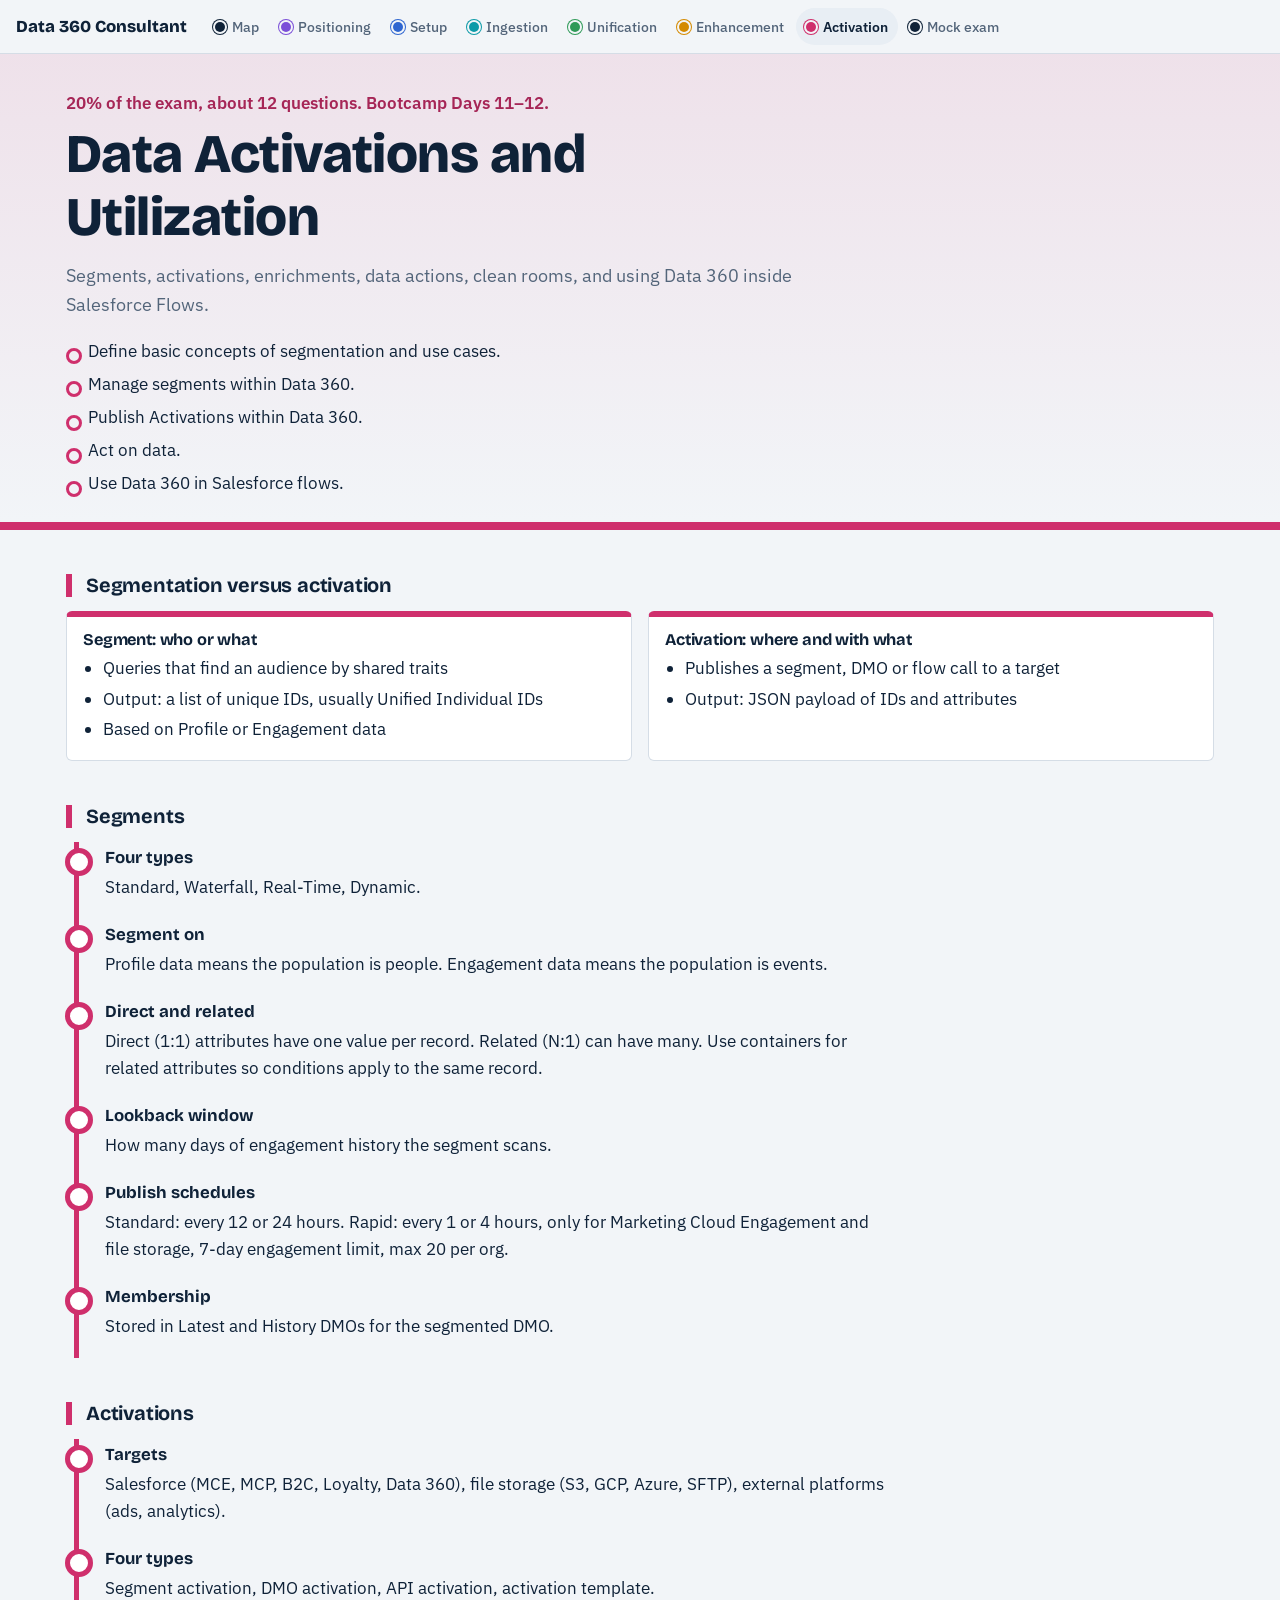
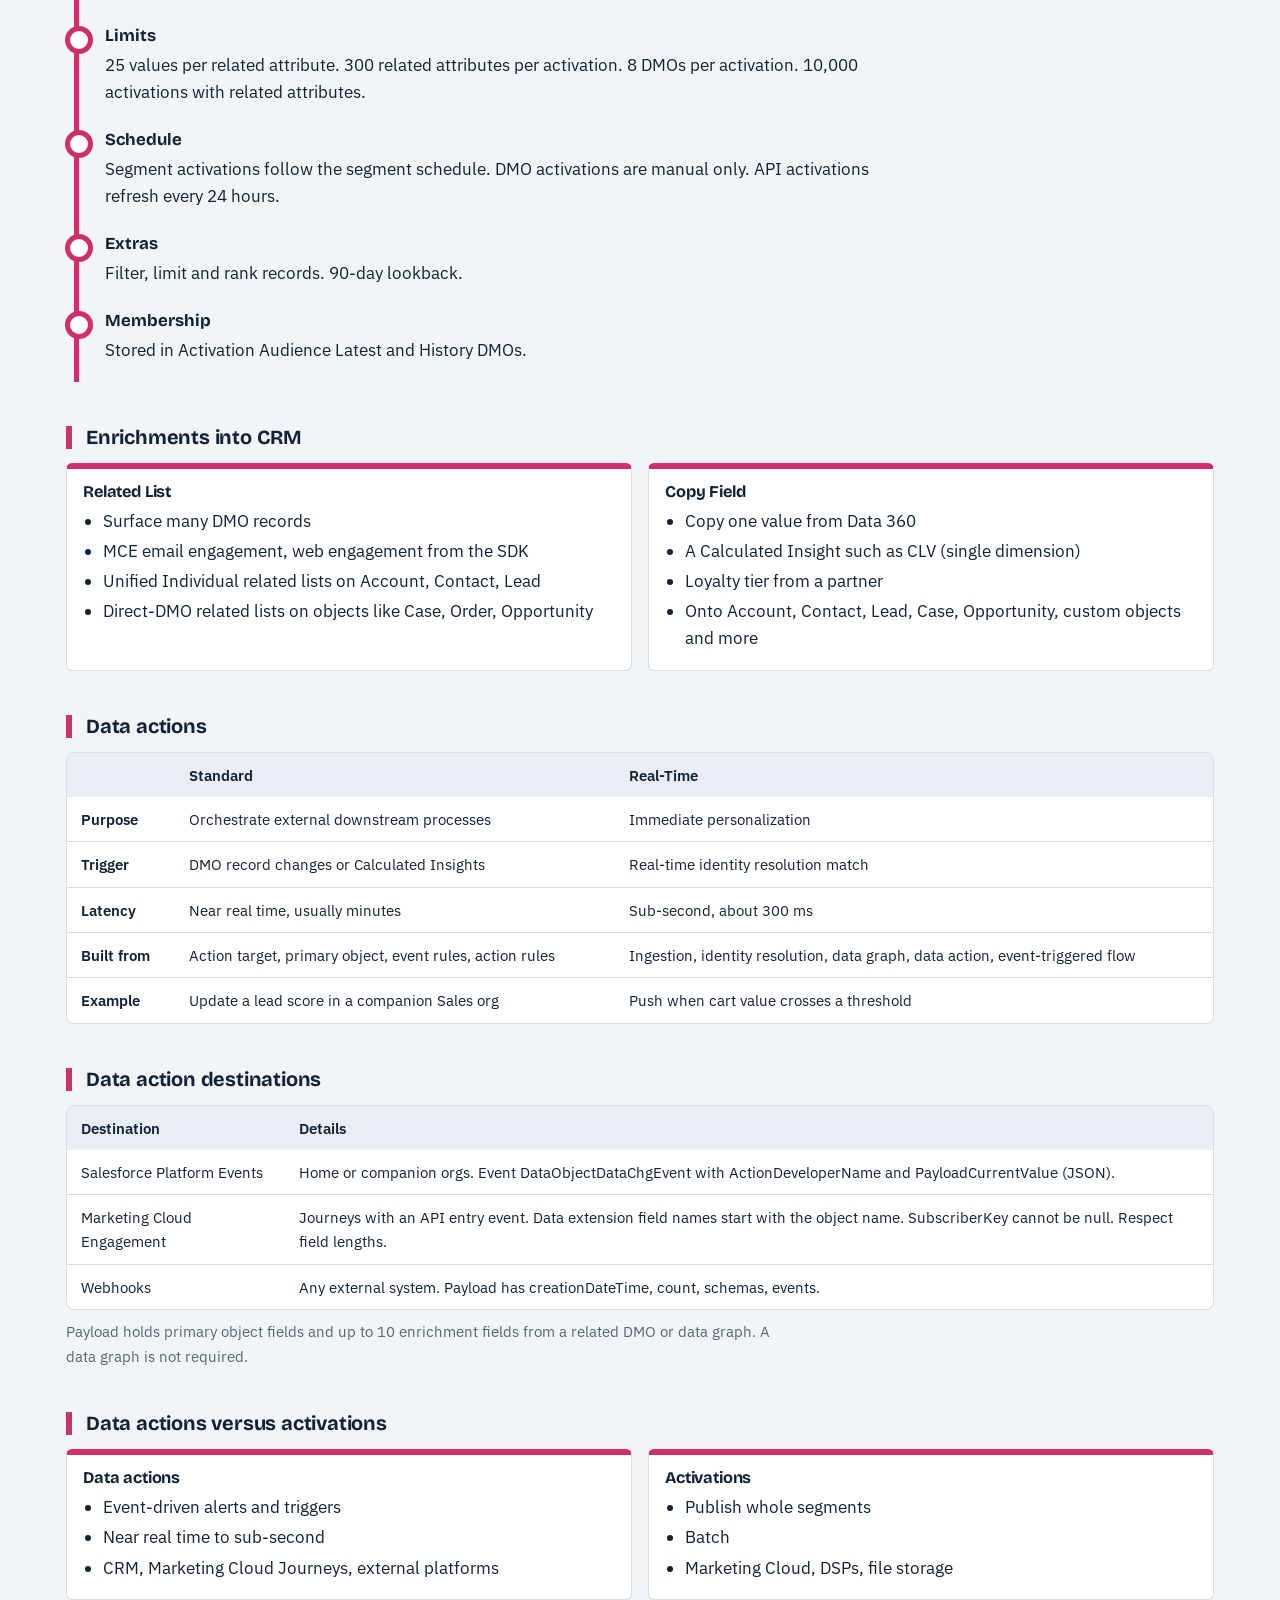
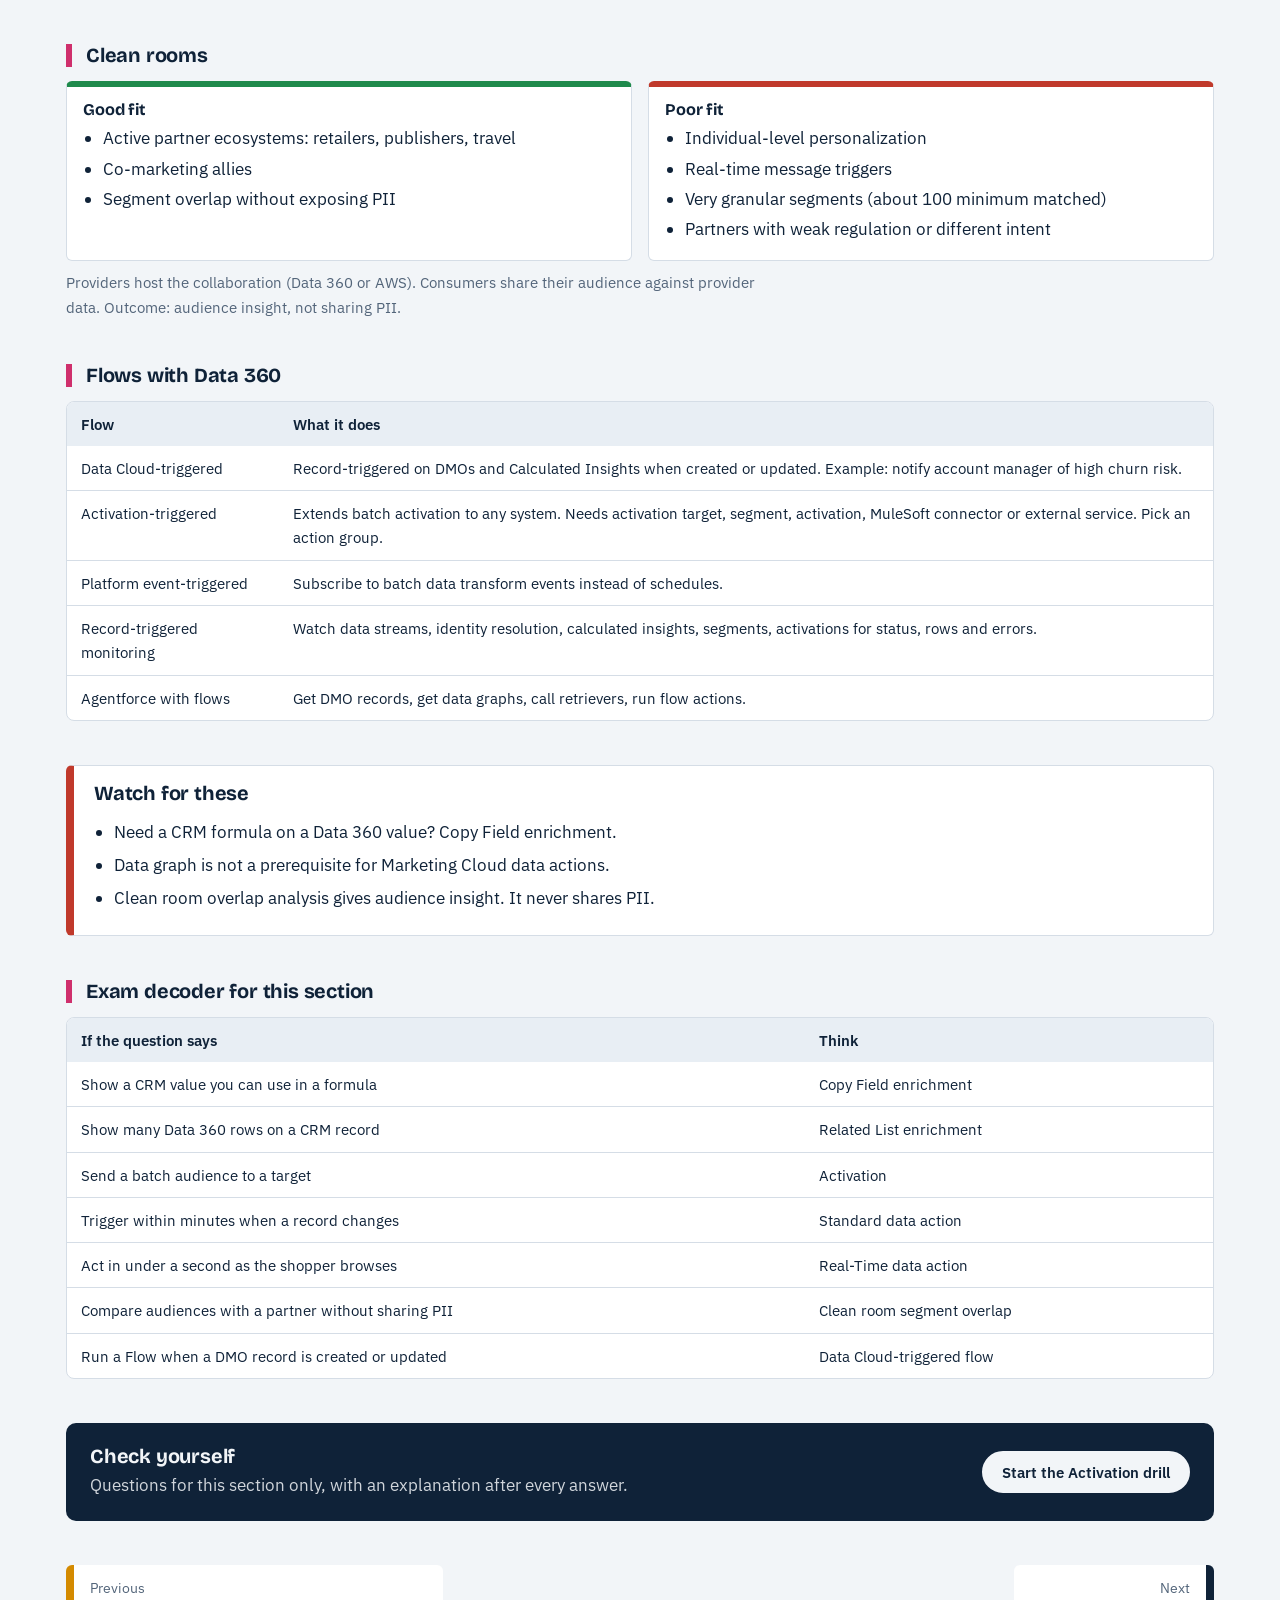
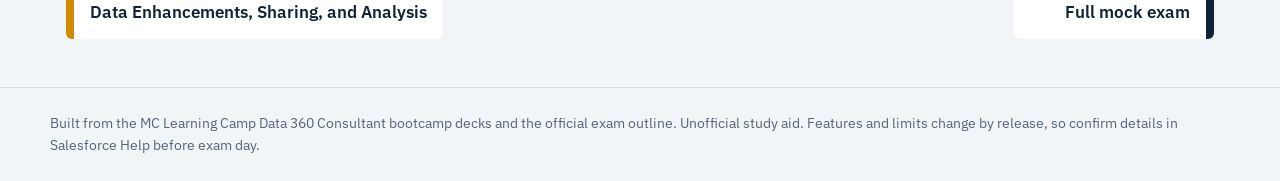
<file: activation/index.html>
<!doctype html>
<html lang="en"><head><meta charset="utf-8"><script>window.ROOT="../";</script><meta name="viewport" content="width=device-width, initial-scale=1, viewport-fit=cover">
<title>Data Activations and Utilization | Data 360 Consultant</title><meta name="description" content="Visual study guide for the Salesforce Certified Data 360 Consultant exam, built from the MC Learning Camp bootcamp decks.">
<link rel="preconnect" href="https://fonts.googleapis.com"><link rel="preconnect" href="https://fonts.gstatic.com" crossorigin><link href="https://fonts.googleapis.com/css2?family=Bricolage+Grotesque:opsz,wght@12..96,500;12..96,700;12..96,800&family=IBM+Plex+Sans:wght@400;500;600&display=swap" rel="stylesheet"><link rel="stylesheet" href="../assets/style.css"></head>
<body style="--c:#CF2F6C"><nav class="top" aria-label="Main"><a class="brand" href="../">Data 360 Consultant</a><div class="links"><a href="../" style="--c:var(--ink)"><i></i>Map</a><a href="../positioning/" style="--c:#7B4FD8"><i></i>Positioning</a><a href="../setup/" style="--c:#2F66D0"><i></i>Setup</a><a href="../ingestion/" style="--c:#0C9AA8"><i></i>Ingestion</a><a href="../unification/" style="--c:#2F9A58"><i></i>Unification</a><a href="../enhancement/" style="--c:#D48A00"><i></i>Enhancement</a><a href="../activation/" aria-current="page" style="--c:#CF2F6C"><i></i>Activation</a><a href="../exam/" style="--c:var(--ink)"><i></i>Mock exam</a></div></nav><main id="main">
<header class="shead" style="--c:#CF2F6C"><div class="wrap">
 <p class="meta">20% of the exam, about 12 questions. Bootcamp Days 11–12.</p>
 <h1>Data Activations and Utilization</h1><p class="lede">Segments, activations, enrichments, data actions, clean rooms, and using Data 360 inside Salesforce Flows.</p>
 <ul class="objs"><li>Define basic concepts of segmentation and use cases.</li><li>Manage segments within Data 360.</li><li>Publish Activations within Data 360.</li><li>Act on data.</li><li>Use Data 360 in Salesforce flows.</li></ul>
</div></header>
<div class="wrap content">
<section class="blk"><h3>Segmentation versus activation</h3><div class="cols n2"><div class="col plain"><h4>Segment: who or what</h4><ul><li>Queries that find an audience by shared traits</li><li>Output: a list of unique IDs, usually Unified Individual IDs</li><li>Based on Profile or Engagement data</li></ul></div><div class="col plain"><h4>Activation: where and with what</h4><ul><li>Publishes a segment, DMO or flow call to a target</li><li>Output: JSON payload of IDs and attributes</li></ul></div></div></section><section class="blk"><h3>Segments</h3><ul class="stations"><li><b>Four types</b><p>Standard, Waterfall, Real-Time, Dynamic.</p></li><li><b>Segment on</b><p>Profile data means the population is people. Engagement data means the population is events.</p></li><li><b>Direct and related</b><p>Direct (1:1) attributes have one value per record. Related (N:1) can have many. Use containers for related attributes so conditions apply to the same record.</p></li><li><b>Lookback window</b><p>How many days of engagement history the segment scans.</p></li><li><b>Publish schedules</b><p>Standard: every 12 or 24 hours. Rapid: every 1 or 4 hours, only for Marketing Cloud Engagement and file storage, 7-day engagement limit, max 20 per org.</p></li><li><b>Membership</b><p>Stored in Latest and History DMOs for the segmented DMO.</p></li></ul></section><section class="blk"><h3>Activations</h3><ul class="stations"><li><b>Targets</b><p>Salesforce (MCE, MCP, B2C, Loyalty, Data 360), file storage (S3, GCP, Azure, SFTP), external platforms (ads, analytics).</p></li><li><b>Four types</b><p>Segment activation, DMO activation, API activation, activation template.</p></li><li><b>Limits</b><p>25 values per related attribute. 300 related attributes per activation. 8 DMOs per activation. 10,000 activations with related attributes.</p></li><li><b>Schedule</b><p>Segment activations follow the segment schedule. DMO activations are manual only. API activations refresh every 24 hours.</p></li><li><b>Extras</b><p>Filter, limit and rank records. 90-day lookback.</p></li><li><b>Membership</b><p>Stored in Activation Audience Latest and History DMOs.</p></li></ul></section><section class="blk"><h3>Enrichments into CRM</h3><div class="cols n2"><div class="col plain"><h4>Related List</h4><ul><li>Surface many DMO records</li><li>MCE email engagement, web engagement from the SDK</li><li>Unified Individual related lists on Account, Contact, Lead</li><li>Direct-DMO related lists on objects like Case, Order, Opportunity</li></ul></div><div class="col plain"><h4>Copy Field</h4><ul><li>Copy one value from Data 360</li><li>A Calculated Insight such as CLV (single dimension)</li><li>Loyalty tier from a partner</li><li>Onto Account, Contact, Lead, Case, Opportunity, custom objects and more</li></ul></div></div></section><section class="blk"><h3>Data actions</h3><div class="tw"><table><thead><tr><th scope='col'></th><th scope='col'>Standard</th><th scope='col'>Real-Time</th></tr></thead><tbody><tr><th scope='row'>Purpose</th><td>Orchestrate external downstream processes</td><td>Immediate personalization</td></tr><tr><th scope='row'>Trigger</th><td>DMO record changes or Calculated Insights</td><td>Real-time identity resolution match</td></tr><tr><th scope='row'>Latency</th><td>Near real time, usually minutes</td><td>Sub-second, about 300 ms</td></tr><tr><th scope='row'>Built from</th><td>Action target, primary object, event rules, action rules</td><td>Ingestion, identity resolution, data graph, data action, event-triggered flow</td></tr><tr><th scope='row'>Example</th><td>Update a lead score in a companion Sales org</td><td>Push when cart value crosses a threshold</td></tr></tbody></table></div></section><section class="blk"><h3>Data action destinations</h3><div class="tw"><table><thead><tr><th scope='col'>Destination</th><th scope='col'>Details</th></tr></thead><tbody><tr><td>Salesforce Platform Events</td><td>Home or companion orgs. Event DataObjectDataChgEvent with ActionDeveloperName and PayloadCurrentValue (JSON).</td></tr><tr><td>Marketing Cloud Engagement</td><td>Journeys with an API entry event. Data extension field names start with the object name. SubscriberKey cannot be null. Respect field lengths.</td></tr><tr><td>Webhooks</td><td>Any external system. Payload has creationDateTime, count, schemas, events.</td></tr></tbody></table></div><p class="note">Payload holds primary object fields and up to 10 enrichment fields from a related DMO or data graph. A data graph is not required.</p></section><section class="blk"><h3>Data actions versus activations</h3><div class="cols n2"><div class="col plain"><h4>Data actions</h4><ul><li>Event-driven alerts and triggers</li><li>Near real time to sub-second</li><li>CRM, Marketing Cloud Journeys, external platforms</li></ul></div><div class="col plain"><h4>Activations</h4><ul><li>Publish whole segments</li><li>Batch</li><li>Marketing Cloud, DSPs, file storage</li></ul></div></div></section><section class="blk"><h3>Clean rooms</h3><div class="cols n2"><div class="col yes"><h4>Good fit</h4><ul><li>Active partner ecosystems: retailers, publishers, travel</li><li>Co-marketing allies</li><li>Segment overlap without exposing PII</li></ul></div><div class="col no"><h4>Poor fit</h4><ul><li>Individual-level personalization</li><li>Real-time message triggers</li><li>Very granular segments (about 100 minimum matched)</li><li>Partners with weak regulation or different intent</li></ul></div></div><p class="note">Providers host the collaboration (Data 360 or AWS). Consumers share their audience against provider data. Outcome: audience insight, not sharing PII.</p></section><section class="blk"><h3>Flows with Data 360</h3><div class="tw"><table><thead><tr><th scope='col'>Flow</th><th scope='col'>What it does</th></tr></thead><tbody><tr><td>Data Cloud-triggered</td><td>Record-triggered on DMOs and Calculated Insights when created or updated. Example: notify account manager of high churn risk.</td></tr><tr><td>Activation-triggered</td><td>Extends batch activation to any system. Needs activation target, segment, activation, MuleSoft connector or external service. Pick an action group.</td></tr><tr><td>Platform event-triggered</td><td>Subscribe to batch data transform events instead of schedules.</td></tr><tr><td>Record-triggered monitoring</td><td>Watch data streams, identity resolution, calculated insights, segments, activations for status, rows and errors.</td></tr><tr><td>Agentforce with flows</td><td>Get DMO records, get data graphs, call retrievers, run flow actions.</td></tr></tbody></table></div></section><section class="blk trap"><h3>Watch for these</h3><ul><li>Need a CRM formula on a Data 360 value? Copy Field enrichment.</li><li>Data graph is not a prerequisite for Marketing Cloud data actions.</li><li>Clean room overlap analysis gives audience insight. It never shares PII.</li></ul></section>
<section class="blk"><h3>Exam decoder for this section</h3><div class="tw"><table><thead><tr><th scope="col">If the question says</th><th scope="col">Think</th></tr></thead><tbody><tr><td>Show a CRM value you can use in a formula</td><td>Copy Field enrichment</td></tr><tr><td>Show many Data 360 rows on a CRM record</td><td>Related List enrichment</td></tr><tr><td>Send a batch audience to a target</td><td>Activation</td></tr><tr><td>Trigger within minutes when a record changes</td><td>Standard data action</td></tr><tr><td>Act in under a second as the shopper browses</td><td>Real-Time data action</td></tr><tr><td>Compare audiences with a partner without sharing PII</td><td>Clean room segment overlap</td></tr><tr><td>Run a Flow when a DMO record is created or updated</td><td>Data Cloud-triggered flow</td></tr></tbody></table></div></section>
<section class="cta"><div><h3>Check yourself</h3><p>Questions for this section only, with an explanation after every answer.</p></div><a class="btn" href="../drill/?s=activation">Start the Activation drill</a></section>
<div class="pn"><a href="../enhancement/" style="--c:#D48A00"><small>Previous</small>Data Enhancements, Sharing, and Analysis</a><a class="r" href="../exam/" style="--c:var(--ink)"><small>Next</small>Full mock exam</a></div>
</div></main>
<footer class="foot"><p>Built from the MC Learning Camp Data 360 Consultant bootcamp decks and the official exam outline. Unofficial study aid. Features and limits change by release, so confirm details in Salesforce Help before exam day.</p></footer>
</body></html>
</file>
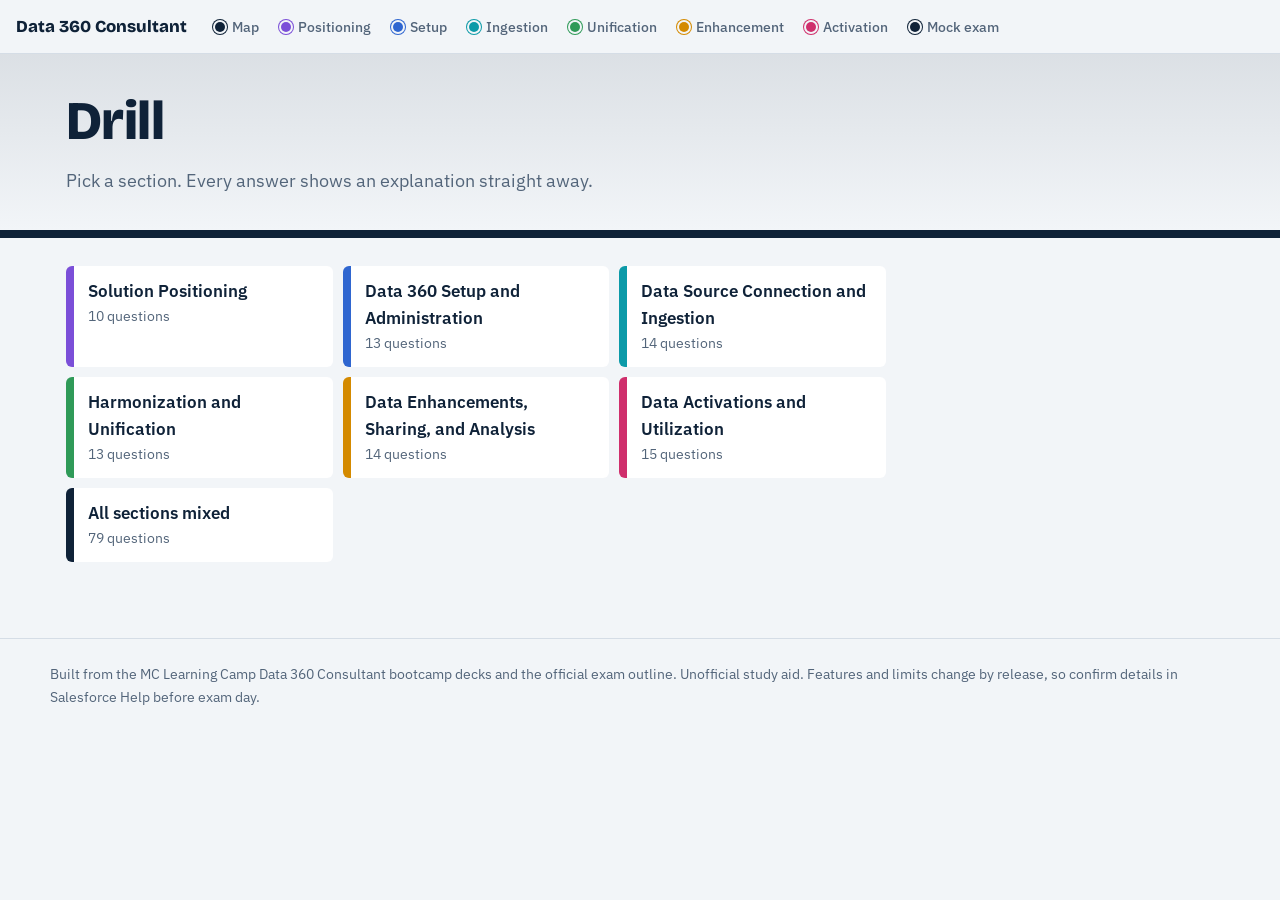
<file: drill/index.html>
<!doctype html>
<html lang="en"><head><meta charset="utf-8"><script>window.ROOT="../";</script><meta name="viewport" content="width=device-width, initial-scale=1, viewport-fit=cover">
<title>Drill | Data 360 Consultant</title><meta name="description" content="Visual study guide for the Salesforce Certified Data 360 Consultant exam, built from the MC Learning Camp bootcamp decks.">
<link rel="preconnect" href="https://fonts.googleapis.com"><link rel="preconnect" href="https://fonts.gstatic.com" crossorigin><link href="https://fonts.googleapis.com/css2?family=Bricolage+Grotesque:opsz,wght@12..96,500;12..96,700;12..96,800&family=IBM+Plex+Sans:wght@400;500;600&display=swap" rel="stylesheet"><link rel="stylesheet" href="../assets/style.css"></head>
<body data-mode="drill"><nav class="top" aria-label="Main"><a class="brand" href="../">Data 360 Consultant</a><div class="links"><a href="../" style="--c:var(--ink)"><i></i>Map</a><a href="../positioning/" style="--c:#7B4FD8"><i></i>Positioning</a><a href="../setup/" style="--c:#2F66D0"><i></i>Setup</a><a href="../ingestion/" style="--c:#0C9AA8"><i></i>Ingestion</a><a href="../unification/" style="--c:#2F9A58"><i></i>Unification</a><a href="../enhancement/" style="--c:#D48A00"><i></i>Enhancement</a><a href="../activation/" style="--c:#CF2F6C"><i></i>Activation</a><a href="../exam/" style="--c:var(--ink)"><i></i>Mock exam</a></div></nav><main id="main"><header class="shead" id="dh"><div class="wrap"><h1 id="dt">Drill</h1><p class="lede" id="dd">Pick a section.</p></div></header>
<div class="wrap content"><div id="qapp" class="qapp"></div></div></main>
<footer class="foot"><p>Built from the MC Learning Camp Data 360 Consultant bootcamp decks and the official exam outline. Unofficial study aid. Features and limits change by release, so confirm details in Salesforce Help before exam day.</p></footer>
<script src="../assets/questions.js"></script><script src="../assets/quiz.js"></script></body></html>
</file>
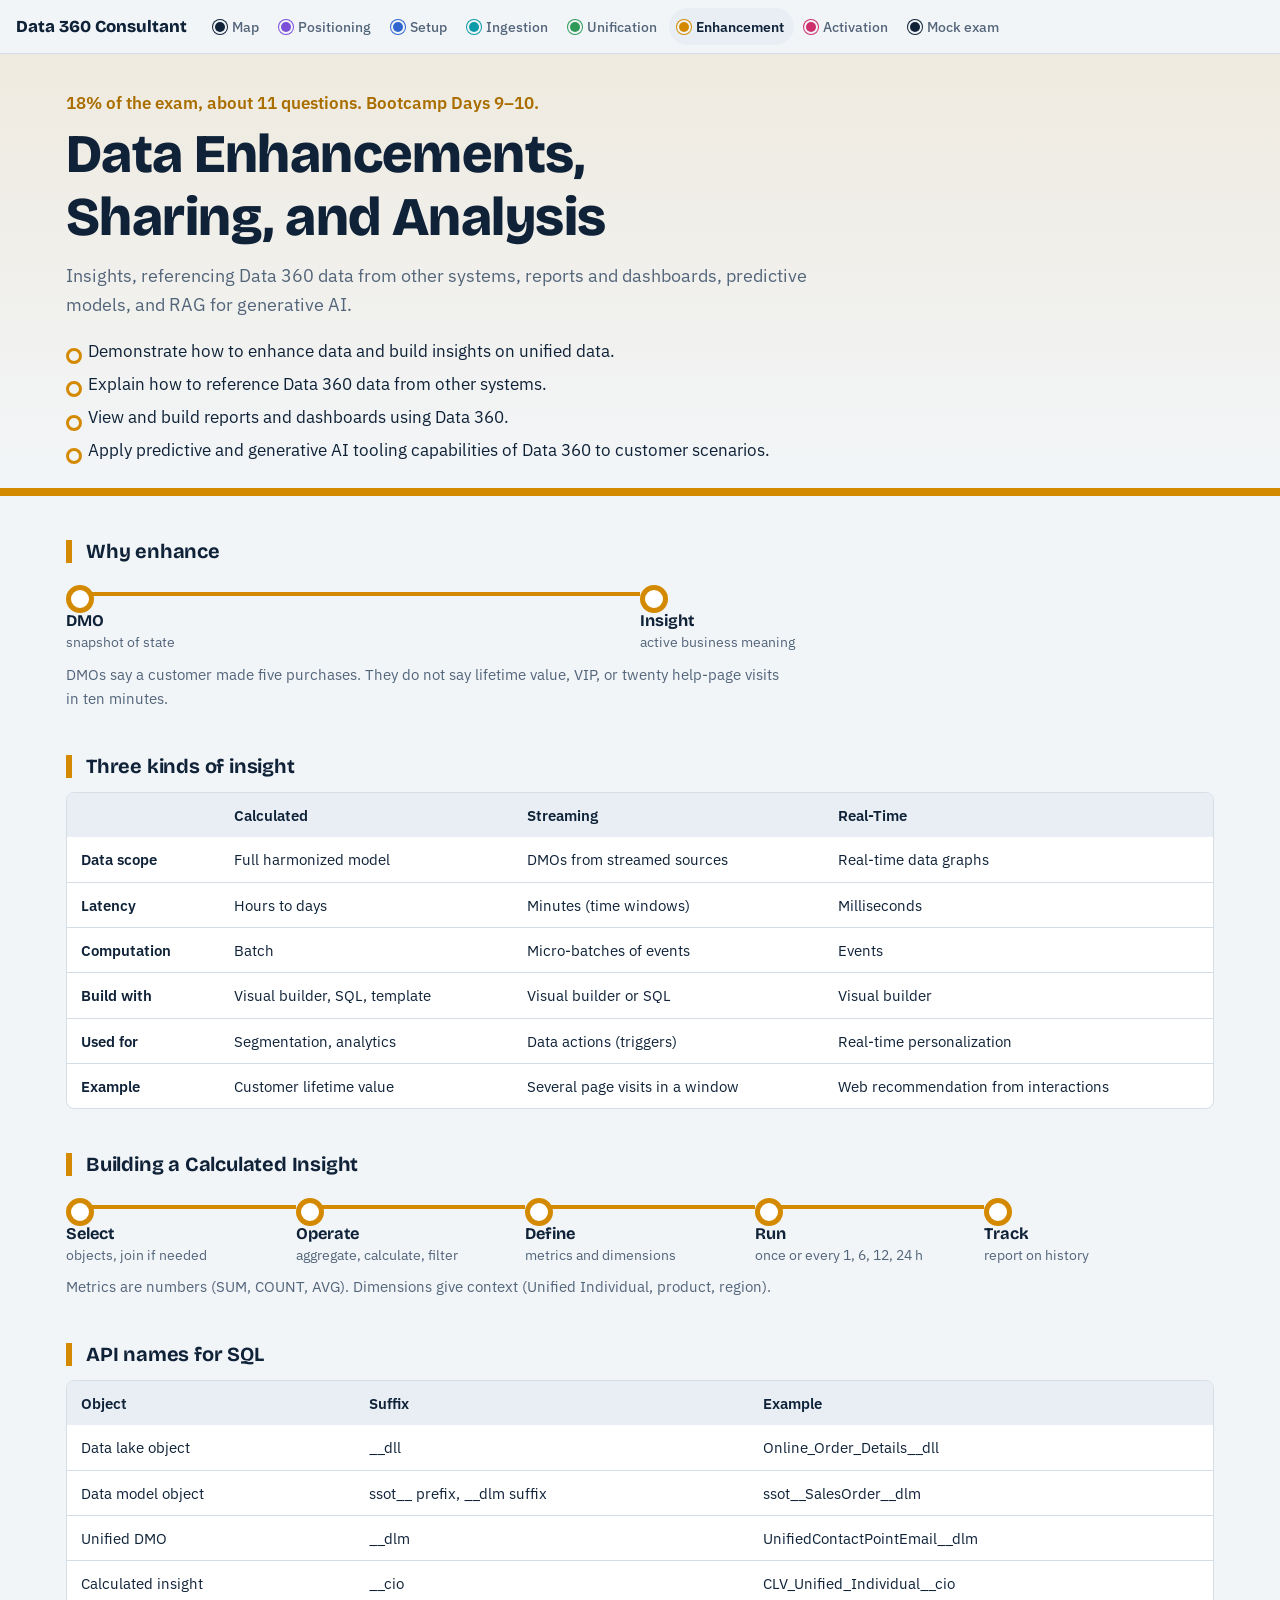
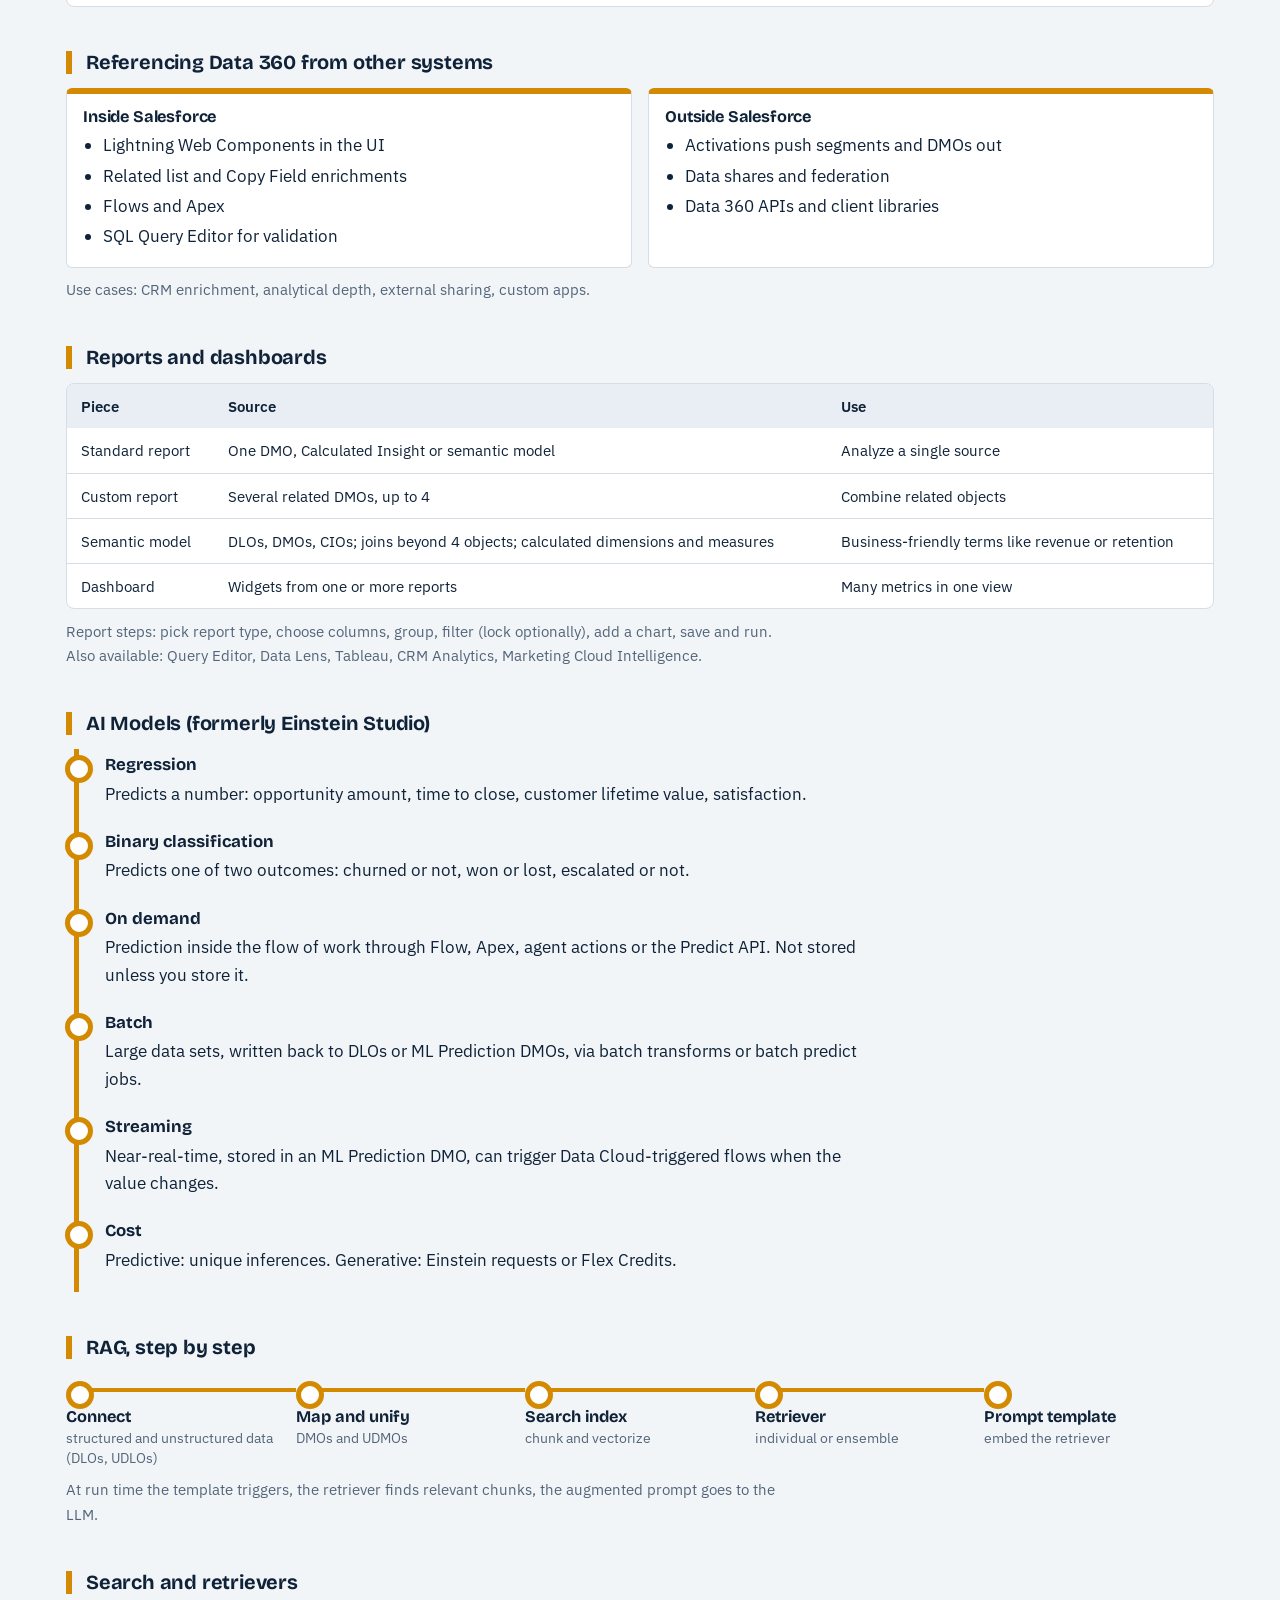
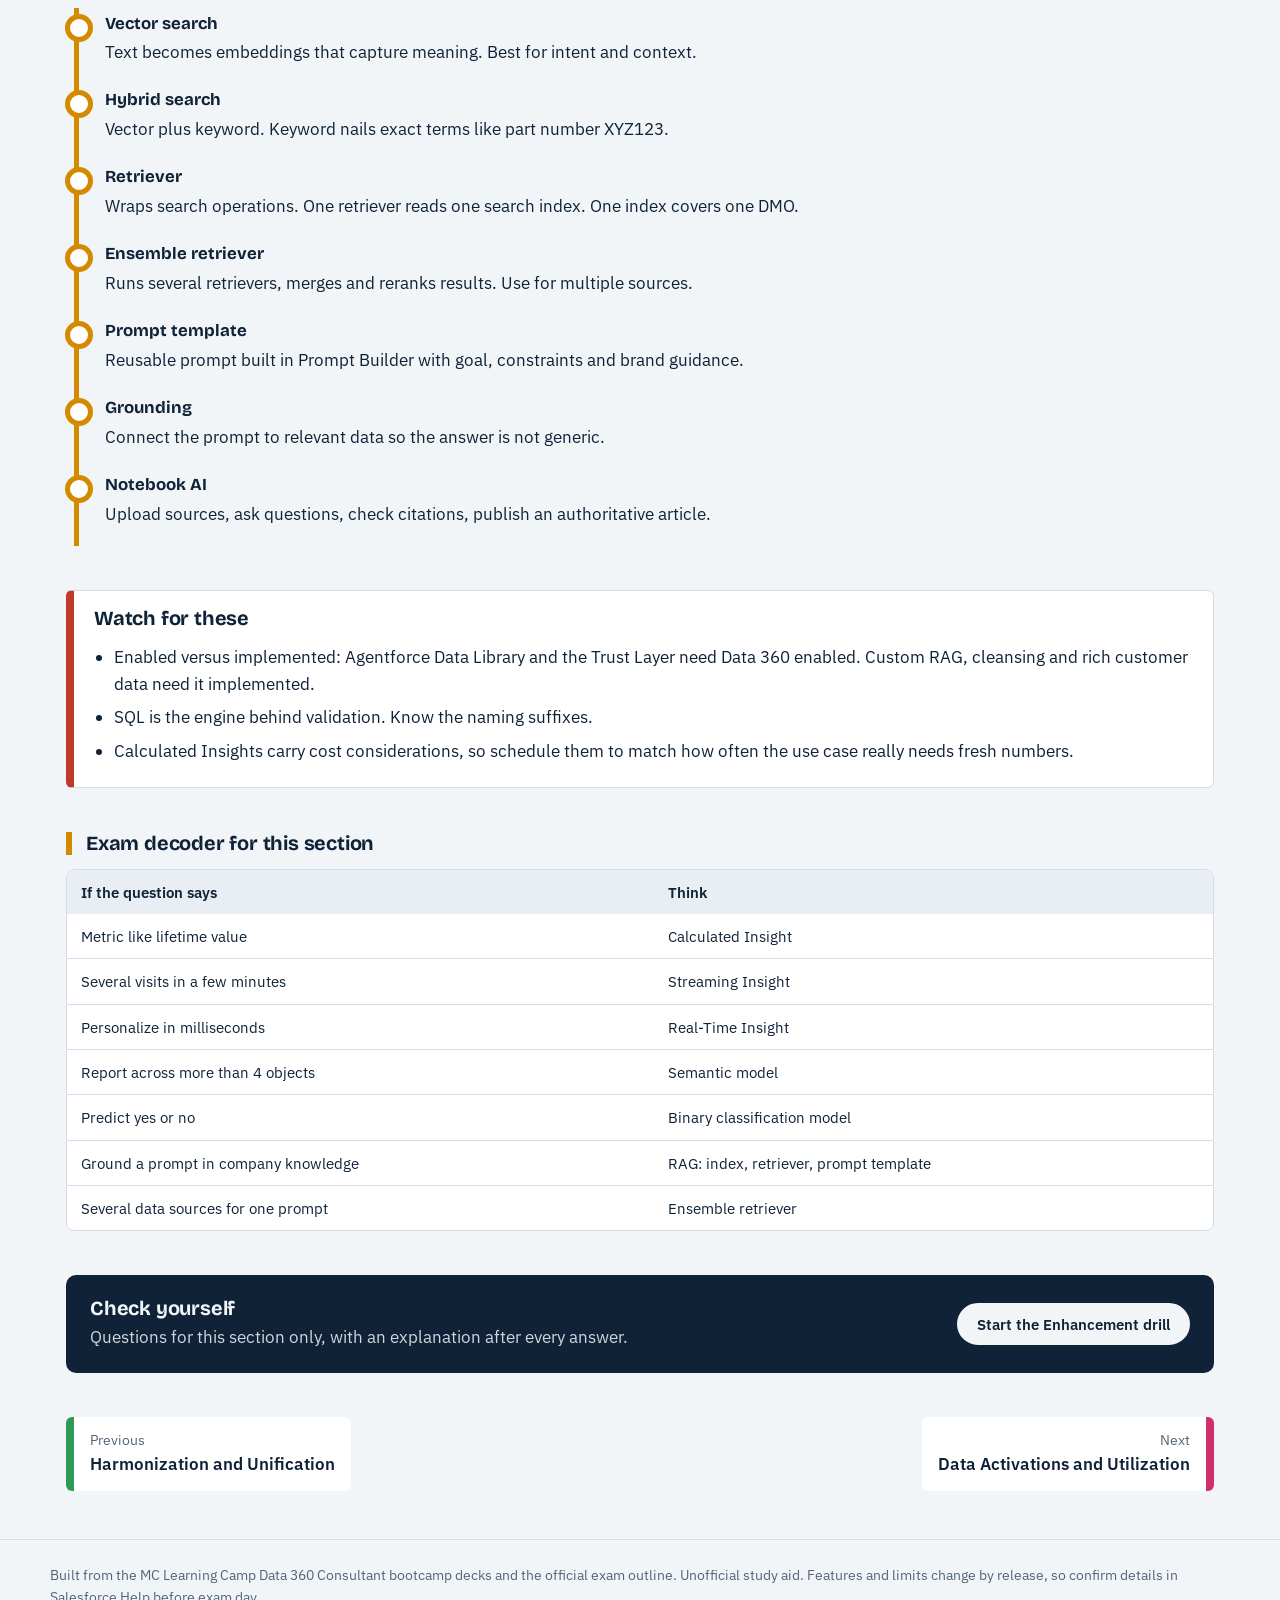
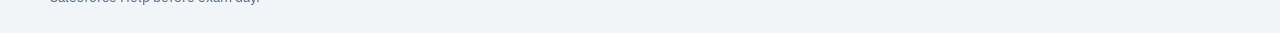
<file: enhancement/index.html>
<!doctype html>
<html lang="en"><head><meta charset="utf-8"><script>window.ROOT="../";</script><meta name="viewport" content="width=device-width, initial-scale=1, viewport-fit=cover">
<title>Data Enhancements, Sharing, and Analysis | Data 360 Consultant</title><meta name="description" content="Visual study guide for the Salesforce Certified Data 360 Consultant exam, built from the MC Learning Camp bootcamp decks.">
<link rel="preconnect" href="https://fonts.googleapis.com"><link rel="preconnect" href="https://fonts.gstatic.com" crossorigin><link href="https://fonts.googleapis.com/css2?family=Bricolage+Grotesque:opsz,wght@12..96,500;12..96,700;12..96,800&family=IBM+Plex+Sans:wght@400;500;600&display=swap" rel="stylesheet"><link rel="stylesheet" href="../assets/style.css"></head>
<body style="--c:#D48A00"><nav class="top" aria-label="Main"><a class="brand" href="../">Data 360 Consultant</a><div class="links"><a href="../" style="--c:var(--ink)"><i></i>Map</a><a href="../positioning/" style="--c:#7B4FD8"><i></i>Positioning</a><a href="../setup/" style="--c:#2F66D0"><i></i>Setup</a><a href="../ingestion/" style="--c:#0C9AA8"><i></i>Ingestion</a><a href="../unification/" style="--c:#2F9A58"><i></i>Unification</a><a href="../enhancement/" aria-current="page" style="--c:#D48A00"><i></i>Enhancement</a><a href="../activation/" style="--c:#CF2F6C"><i></i>Activation</a><a href="../exam/" style="--c:var(--ink)"><i></i>Mock exam</a></div></nav><main id="main">
<header class="shead" style="--c:#D48A00"><div class="wrap">
 <p class="meta">18% of the exam, about 11 questions. Bootcamp Days 9–10.</p>
 <h1>Data Enhancements, Sharing, and Analysis</h1><p class="lede">Insights, referencing Data 360 data from other systems, reports and dashboards, predictive models, and RAG for generative AI.</p>
 <ul class="objs"><li>Demonstrate how to enhance data and build insights on unified data.</li><li>Explain how to reference Data 360 data from other systems.</li><li>View and build reports and dashboards using Data 360.</li><li>Apply predictive and generative AI tooling capabilities of Data 360 to customer scenarios.</li></ul>
</div></header>
<div class="wrap content">
<section class="blk"><h3>Why enhance</h3><ol class="flow"><li><b>DMO</b><span>snapshot of state</span></li><li><b>Insight</b><span>active business meaning</span></li></ol><p class="note">DMOs say a customer made five purchases. They do not say lifetime value, VIP, or twenty help-page visits in ten minutes.</p></section><section class="blk"><h3>Three kinds of insight</h3><div class="tw"><table><thead><tr><th scope='col'></th><th scope='col'>Calculated</th><th scope='col'>Streaming</th><th scope='col'>Real-Time</th></tr></thead><tbody><tr><th scope='row'>Data scope</th><td>Full harmonized model</td><td>DMOs from streamed sources</td><td>Real-time data graphs</td></tr><tr><th scope='row'>Latency</th><td>Hours to days</td><td>Minutes (time windows)</td><td>Milliseconds</td></tr><tr><th scope='row'>Computation</th><td>Batch</td><td>Micro-batches of events</td><td>Events</td></tr><tr><th scope='row'>Build with</th><td>Visual builder, SQL, template</td><td>Visual builder or SQL</td><td>Visual builder</td></tr><tr><th scope='row'>Used for</th><td>Segmentation, analytics</td><td>Data actions (triggers)</td><td>Real-time personalization</td></tr><tr><th scope='row'>Example</th><td>Customer lifetime value</td><td>Several page visits in a window</td><td>Web recommendation from interactions</td></tr></tbody></table></div></section><section class="blk"><h3>Building a Calculated Insight</h3><ol class="flow"><li><b>Select</b><span>objects, join if needed</span></li><li><b>Operate</b><span>aggregate, calculate, filter</span></li><li><b>Define</b><span>metrics and dimensions</span></li><li><b>Run</b><span>once or every 1, 6, 12, 24 h</span></li><li><b>Track</b><span>report on history</span></li></ol><p class="note">Metrics are numbers (SUM, COUNT, AVG). Dimensions give context (Unified Individual, product, region).</p></section><section class="blk"><h3>API names for SQL</h3><div class="tw"><table><thead><tr><th scope='col'>Object</th><th scope='col'>Suffix</th><th scope='col'>Example</th></tr></thead><tbody><tr><td>Data lake object</td><td>__dll</td><td>Online_Order_Details__dll</td></tr><tr><td>Data model object</td><td>ssot__ prefix, __dlm suffix</td><td>ssot__SalesOrder__dlm</td></tr><tr><td>Unified DMO</td><td>__dlm</td><td>UnifiedContactPointEmail__dlm</td></tr><tr><td>Calculated insight</td><td>__cio</td><td>CLV_Unified_Individual__cio</td></tr></tbody></table></div></section><section class="blk"><h3>Referencing Data 360 from other systems</h3><div class="cols n2"><div class="col plain"><h4>Inside Salesforce</h4><ul><li>Lightning Web Components in the UI</li><li>Related list and Copy Field enrichments</li><li>Flows and Apex</li><li>SQL Query Editor for validation</li></ul></div><div class="col plain"><h4>Outside Salesforce</h4><ul><li>Activations push segments and DMOs out</li><li>Data shares and federation</li><li>Data 360 APIs and client libraries</li></ul></div></div><p class="note">Use cases: CRM enrichment, analytical depth, external sharing, custom apps.</p></section><section class="blk"><h3>Reports and dashboards</h3><div class="tw"><table><thead><tr><th scope='col'>Piece</th><th scope='col'>Source</th><th scope='col'>Use</th></tr></thead><tbody><tr><td>Standard report</td><td>One DMO, Calculated Insight or semantic model</td><td>Analyze a single source</td></tr><tr><td>Custom report</td><td>Several related DMOs, up to 4</td><td>Combine related objects</td></tr><tr><td>Semantic model</td><td>DLOs, DMOs, CIOs; joins beyond 4 objects; calculated dimensions and measures</td><td>Business-friendly terms like revenue or retention</td></tr><tr><td>Dashboard</td><td>Widgets from one or more reports</td><td>Many metrics in one view</td></tr></tbody></table></div><p class="note">Report steps: pick report type, choose columns, group, filter (lock optionally), add a chart, save and run. Also available: Query Editor, Data Lens, Tableau, CRM Analytics, Marketing Cloud Intelligence.</p></section><section class="blk"><h3>AI Models (formerly Einstein Studio)</h3><ul class="stations"><li><b>Regression</b><p>Predicts a number: opportunity amount, time to close, customer lifetime value, satisfaction.</p></li><li><b>Binary classification</b><p>Predicts one of two outcomes: churned or not, won or lost, escalated or not.</p></li><li><b>On demand</b><p>Prediction inside the flow of work through Flow, Apex, agent actions or the Predict API. Not stored unless you store it.</p></li><li><b>Batch</b><p>Large data sets, written back to DLOs or ML Prediction DMOs, via batch transforms or batch predict jobs.</p></li><li><b>Streaming</b><p>Near-real-time, stored in an ML Prediction DMO, can trigger Data Cloud-triggered flows when the value changes.</p></li><li><b>Cost</b><p>Predictive: unique inferences. Generative: Einstein requests or Flex Credits.</p></li></ul></section><section class="blk"><h3>RAG, step by step</h3><ol class="flow"><li><b>Connect</b><span>structured and unstructured data (DLOs, UDLOs)</span></li><li><b>Map and unify</b><span>DMOs and UDMOs</span></li><li><b>Search index</b><span>chunk and vectorize</span></li><li><b>Retriever</b><span>individual or ensemble</span></li><li><b>Prompt template</b><span>embed the retriever</span></li></ol><p class="note">At run time the template triggers, the retriever finds relevant chunks, the augmented prompt goes to the LLM.</p></section><section class="blk"><h3>Search and retrievers</h3><ul class="stations"><li><b>Vector search</b><p>Text becomes embeddings that capture meaning. Best for intent and context.</p></li><li><b>Hybrid search</b><p>Vector plus keyword. Keyword nails exact terms like part number XYZ123.</p></li><li><b>Retriever</b><p>Wraps search operations. One retriever reads one search index. One index covers one DMO.</p></li><li><b>Ensemble retriever</b><p>Runs several retrievers, merges and reranks results. Use for multiple sources.</p></li><li><b>Prompt template</b><p>Reusable prompt built in Prompt Builder with goal, constraints and brand guidance.</p></li><li><b>Grounding</b><p>Connect the prompt to relevant data so the answer is not generic.</p></li><li><b>Notebook AI</b><p>Upload sources, ask questions, check citations, publish an authoritative article.</p></li></ul></section><section class="blk trap"><h3>Watch for these</h3><ul><li>Enabled versus implemented: Agentforce Data Library and the Trust Layer need Data 360 enabled. Custom RAG, cleansing and rich customer data need it implemented.</li><li>SQL is the engine behind validation. Know the naming suffixes.</li><li>Calculated Insights carry cost considerations, so schedule them to match how often the use case really needs fresh numbers.</li></ul></section>
<section class="blk"><h3>Exam decoder for this section</h3><div class="tw"><table><thead><tr><th scope="col">If the question says</th><th scope="col">Think</th></tr></thead><tbody><tr><td>Metric like lifetime value</td><td>Calculated Insight</td></tr><tr><td>Several visits in a few minutes</td><td>Streaming Insight</td></tr><tr><td>Personalize in milliseconds</td><td>Real-Time Insight</td></tr><tr><td>Report across more than 4 objects</td><td>Semantic model</td></tr><tr><td>Predict yes or no</td><td>Binary classification model</td></tr><tr><td>Ground a prompt in company knowledge</td><td>RAG: index, retriever, prompt template</td></tr><tr><td>Several data sources for one prompt</td><td>Ensemble retriever</td></tr></tbody></table></div></section>
<section class="cta"><div><h3>Check yourself</h3><p>Questions for this section only, with an explanation after every answer.</p></div><a class="btn" href="../drill/?s=enhancement">Start the Enhancement drill</a></section>
<div class="pn"><a href="../unification/" style="--c:#2F9A58"><small>Previous</small>Harmonization and Unification</a><a class="r" href="../activation/" style="--c:#CF2F6C"><small>Next</small>Data Activations and Utilization</a></div>
</div></main>
<footer class="foot"><p>Built from the MC Learning Camp Data 360 Consultant bootcamp decks and the official exam outline. Unofficial study aid. Features and limits change by release, so confirm details in Salesforce Help before exam day.</p></footer>
</body></html>
</file>
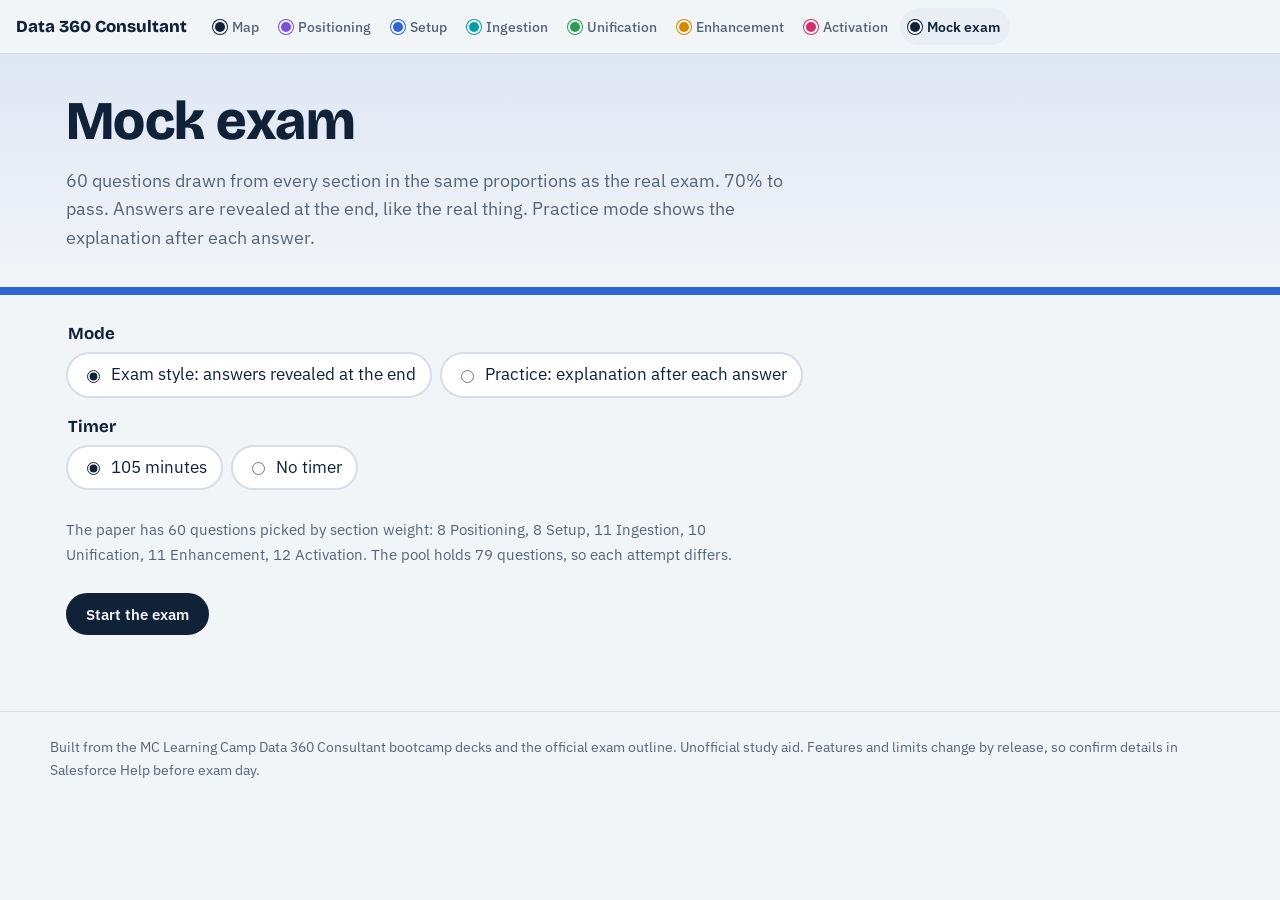
<file: exam/index.html>
<!doctype html>
<html lang="en"><head><meta charset="utf-8"><script>window.ROOT="../";</script><meta name="viewport" content="width=device-width, initial-scale=1, viewport-fit=cover">
<title>Mock exam | Data 360 Consultant</title><meta name="description" content="Visual study guide for the Salesforce Certified Data 360 Consultant exam, built from the MC Learning Camp bootcamp decks.">
<link rel="preconnect" href="https://fonts.googleapis.com"><link rel="preconnect" href="https://fonts.gstatic.com" crossorigin><link href="https://fonts.googleapis.com/css2?family=Bricolage+Grotesque:opsz,wght@12..96,500;12..96,700;12..96,800&family=IBM+Plex+Sans:wght@400;500;600&display=swap" rel="stylesheet"><link rel="stylesheet" href="../assets/style.css"></head>
<body data-mode="exam"><nav class="top" aria-label="Main"><a class="brand" href="../">Data 360 Consultant</a><div class="links"><a href="../" style="--c:var(--ink)"><i></i>Map</a><a href="../positioning/" style="--c:#7B4FD8"><i></i>Positioning</a><a href="../setup/" style="--c:#2F66D0"><i></i>Setup</a><a href="../ingestion/" style="--c:#0C9AA8"><i></i>Ingestion</a><a href="../unification/" style="--c:#2F9A58"><i></i>Unification</a><a href="../enhancement/" style="--c:#D48A00"><i></i>Enhancement</a><a href="../activation/" style="--c:#CF2F6C"><i></i>Activation</a><a href="../exam/" aria-current="page" style="--c:var(--ink)"><i></i>Mock exam</a></div></nav><main id="main"><header class="shead"><div class="wrap"><h1>Mock exam</h1><p class="lede">60 questions drawn from every section in the same proportions as the real exam. 70% to pass. Answers are revealed at the end, like the real thing. Practice mode shows the explanation after each answer.</p></div></header>
<div class="wrap content"><div id="qapp" class="qapp"></div></div></main>
<footer class="foot"><p>Built from the MC Learning Camp Data 360 Consultant bootcamp decks and the official exam outline. Unofficial study aid. Features and limits change by release, so confirm details in Salesforce Help before exam day.</p></footer>
<script src="../assets/questions.js"></script><script src="../assets/quiz.js"></script></body></html>
</file>
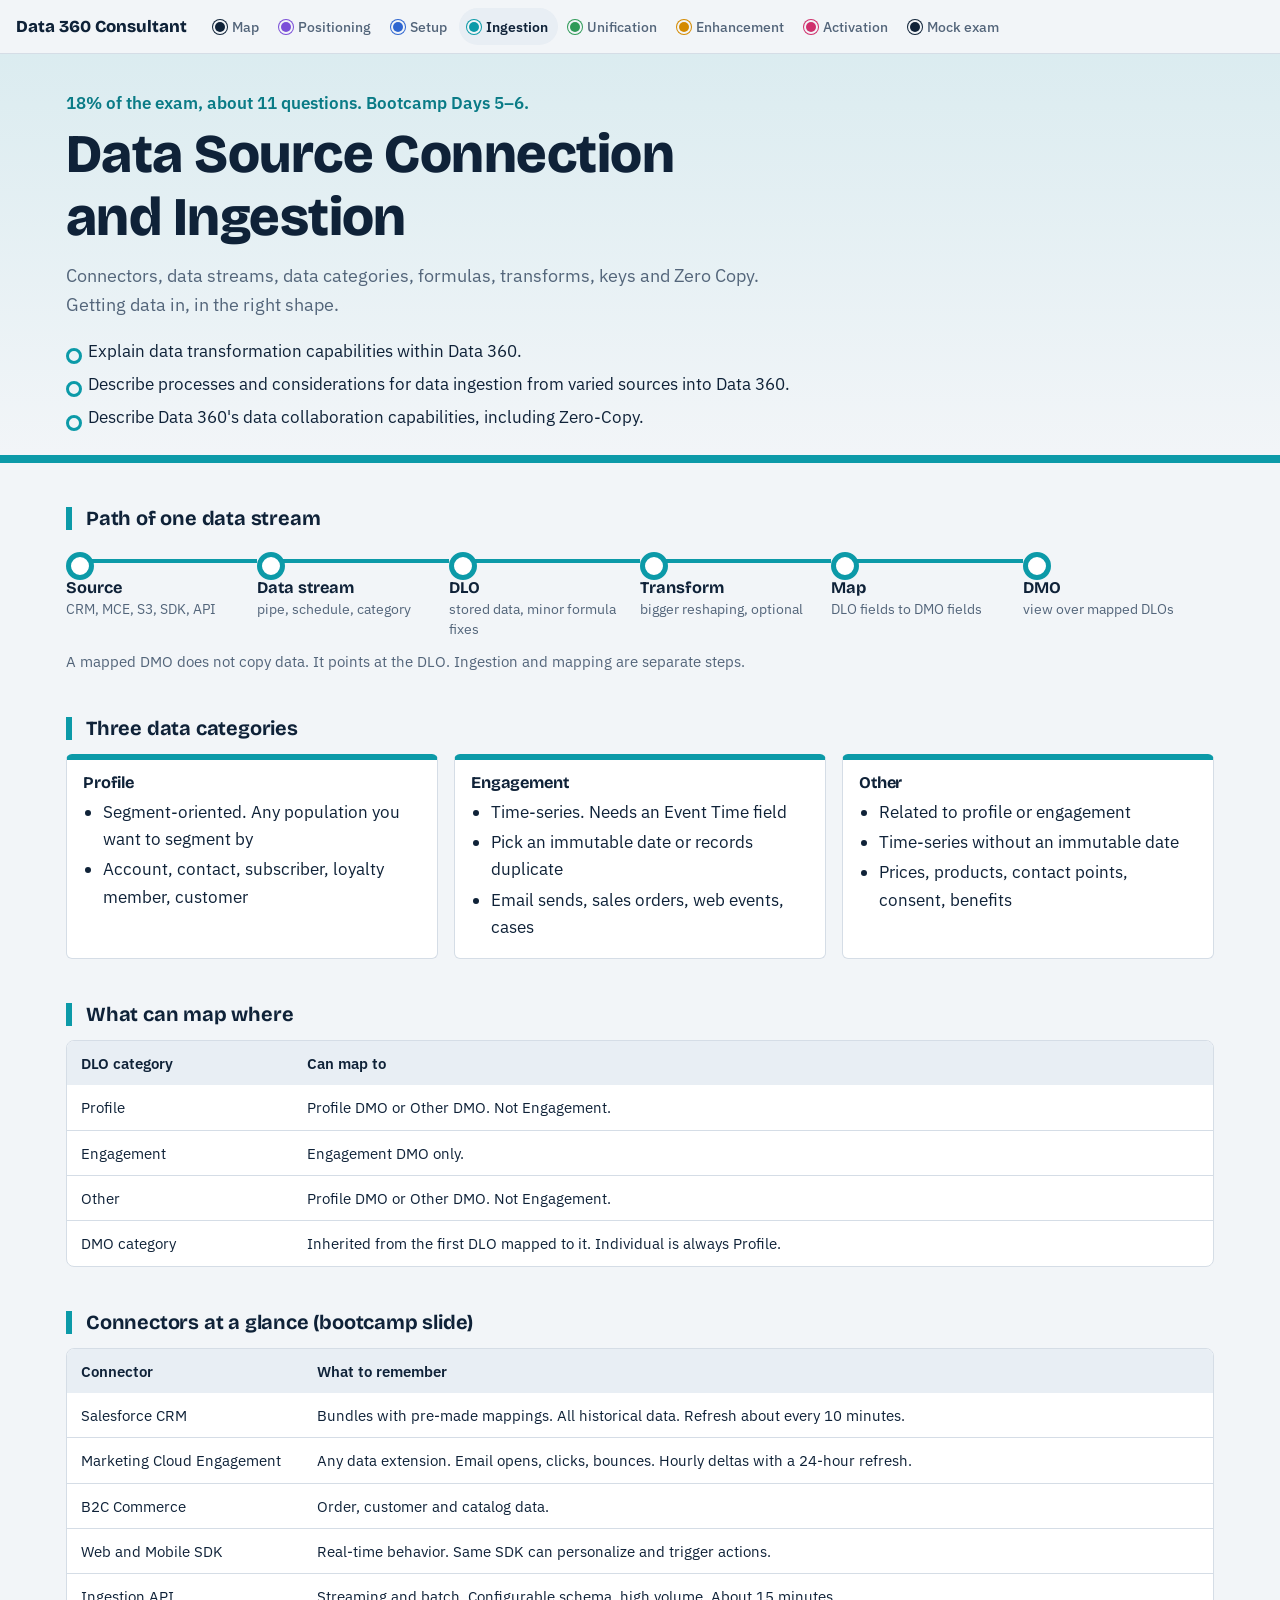
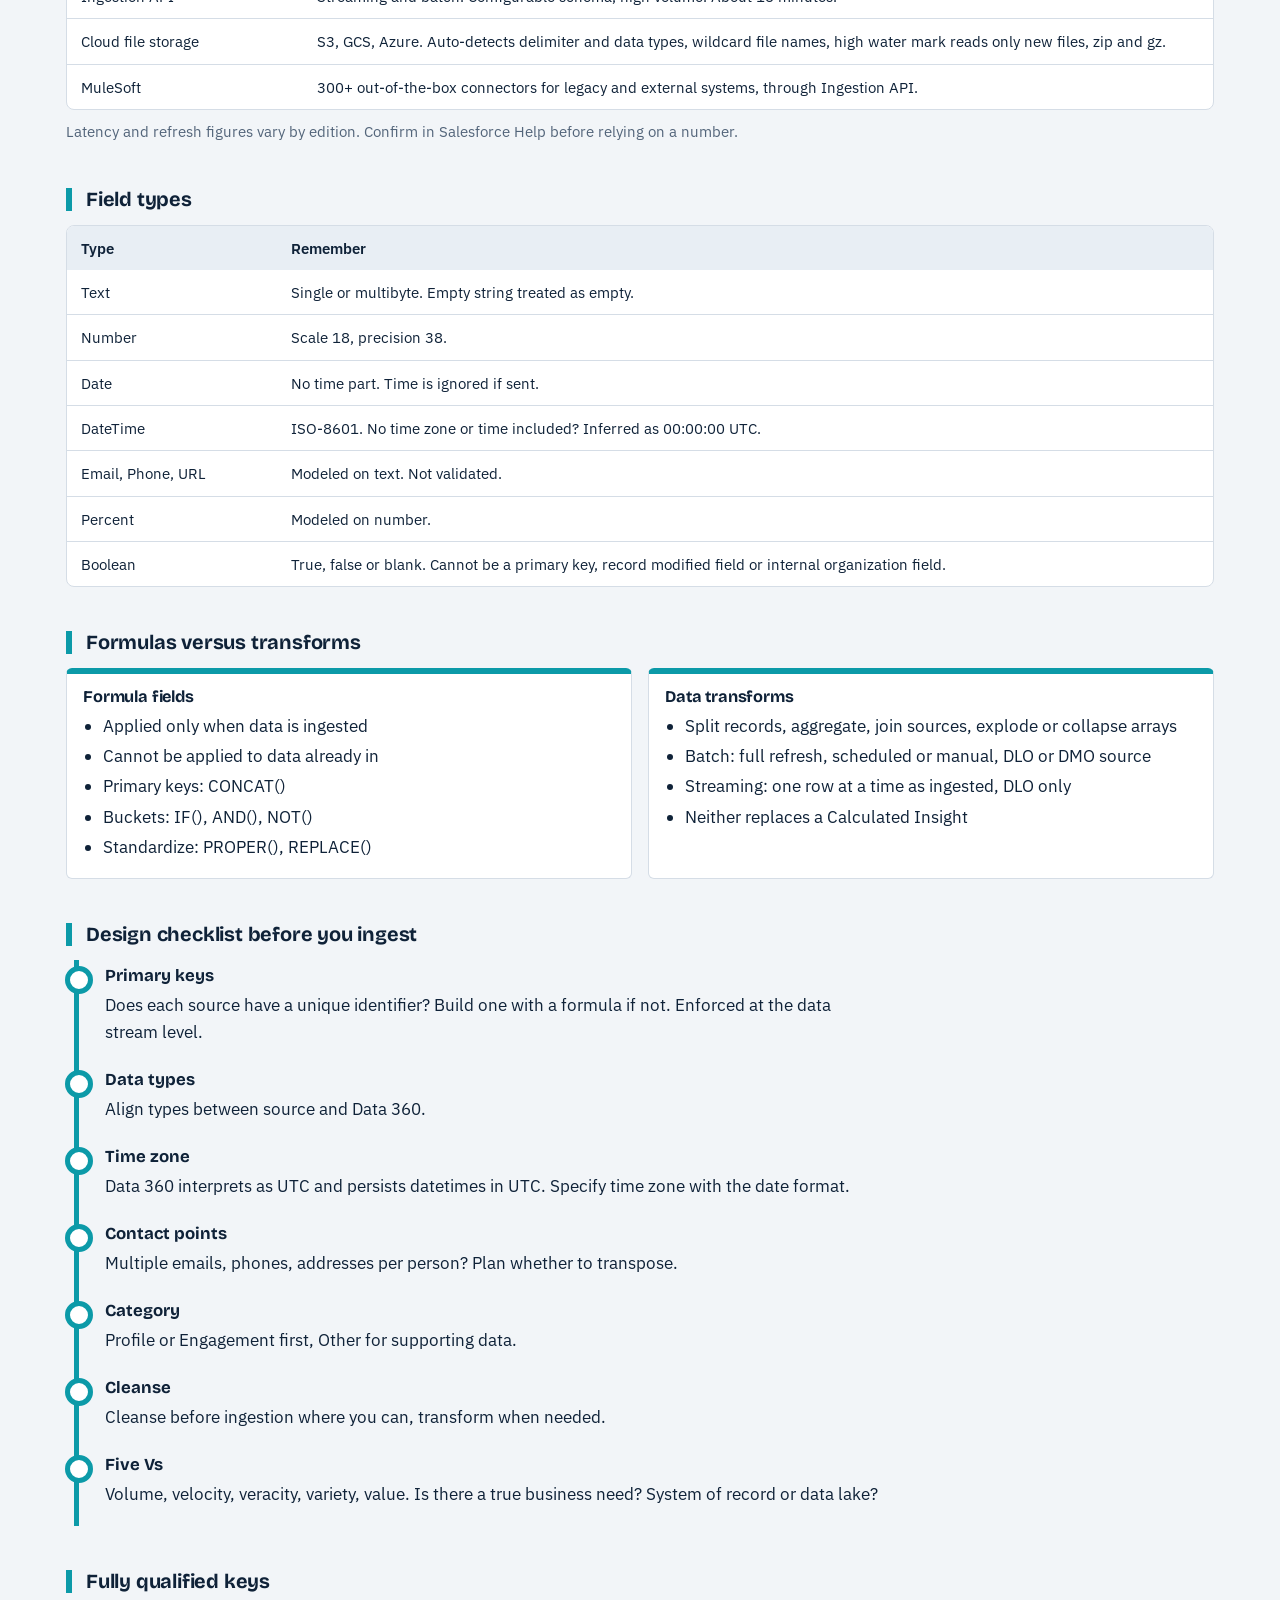
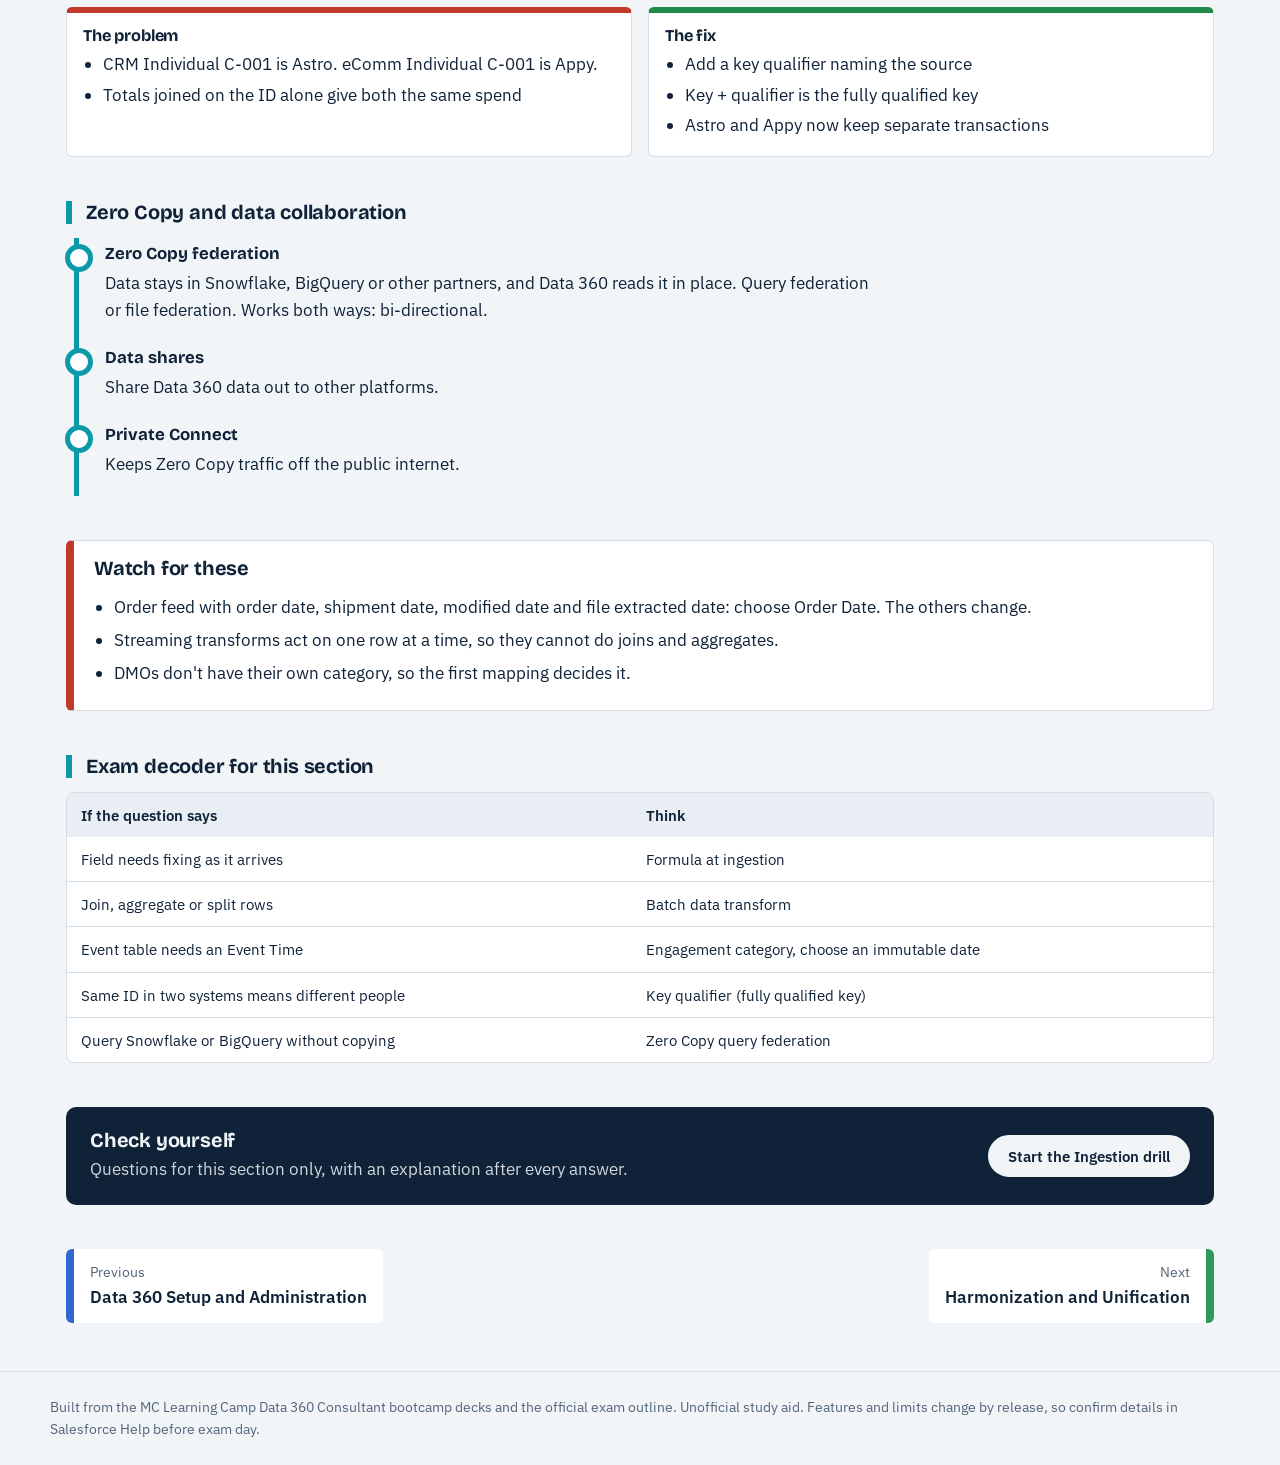
<file: ingestion/index.html>
<!doctype html>
<html lang="en"><head><meta charset="utf-8"><script>window.ROOT="../";</script><meta name="viewport" content="width=device-width, initial-scale=1, viewport-fit=cover">
<title>Data Source Connection and Ingestion | Data 360 Consultant</title><meta name="description" content="Visual study guide for the Salesforce Certified Data 360 Consultant exam, built from the MC Learning Camp bootcamp decks.">
<link rel="preconnect" href="https://fonts.googleapis.com"><link rel="preconnect" href="https://fonts.gstatic.com" crossorigin><link href="https://fonts.googleapis.com/css2?family=Bricolage+Grotesque:opsz,wght@12..96,500;12..96,700;12..96,800&family=IBM+Plex+Sans:wght@400;500;600&display=swap" rel="stylesheet"><link rel="stylesheet" href="../assets/style.css"></head>
<body style="--c:#0C9AA8"><nav class="top" aria-label="Main"><a class="brand" href="../">Data 360 Consultant</a><div class="links"><a href="../" style="--c:var(--ink)"><i></i>Map</a><a href="../positioning/" style="--c:#7B4FD8"><i></i>Positioning</a><a href="../setup/" style="--c:#2F66D0"><i></i>Setup</a><a href="../ingestion/" aria-current="page" style="--c:#0C9AA8"><i></i>Ingestion</a><a href="../unification/" style="--c:#2F9A58"><i></i>Unification</a><a href="../enhancement/" style="--c:#D48A00"><i></i>Enhancement</a><a href="../activation/" style="--c:#CF2F6C"><i></i>Activation</a><a href="../exam/" style="--c:var(--ink)"><i></i>Mock exam</a></div></nav><main id="main">
<header class="shead" style="--c:#0C9AA8"><div class="wrap">
 <p class="meta">18% of the exam, about 11 questions. Bootcamp Days 5–6.</p>
 <h1>Data Source Connection and Ingestion</h1><p class="lede">Connectors, data streams, data categories, formulas, transforms, keys and Zero Copy. Getting data in, in the right shape.</p>
 <ul class="objs"><li>Explain data transformation capabilities within Data 360.</li><li>Describe processes and considerations for data ingestion from varied sources into Data 360.</li><li>Describe Data 360&#x27;s data collaboration capabilities, including Zero-Copy.</li></ul>
</div></header>
<div class="wrap content">
<section class="blk"><h3>Path of one data stream</h3><ol class="flow"><li><b>Source</b><span>CRM, MCE, S3, SDK, API</span></li><li><b>Data stream</b><span>pipe, schedule, category</span></li><li><b>DLO</b><span>stored data, minor formula fixes</span></li><li><b>Transform</b><span>bigger reshaping, optional</span></li><li><b>Map</b><span>DLO fields to DMO fields</span></li><li><b>DMO</b><span>view over mapped DLOs</span></li></ol><p class="note">A mapped DMO does not copy data. It points at the DLO. Ingestion and mapping are separate steps.</p></section><section class="blk"><h3>Three data categories</h3><div class="cols n3"><div class="col plain"><h4>Profile</h4><ul><li>Segment-oriented. Any population you want to segment by</li><li>Account, contact, subscriber, loyalty member, customer</li></ul></div><div class="col plain"><h4>Engagement</h4><ul><li>Time-series. Needs an Event Time field</li><li>Pick an immutable date or records duplicate</li><li>Email sends, sales orders, web events, cases</li></ul></div><div class="col plain"><h4>Other</h4><ul><li>Related to profile or engagement</li><li>Time-series without an immutable date</li><li>Prices, products, contact points, consent, benefits</li></ul></div></div></section><section class="blk"><h3>What can map where</h3><div class="tw"><table><thead><tr><th scope='col'>DLO category</th><th scope='col'>Can map to</th></tr></thead><tbody><tr><td>Profile</td><td>Profile DMO or Other DMO. Not Engagement.</td></tr><tr><td>Engagement</td><td>Engagement DMO only.</td></tr><tr><td>Other</td><td>Profile DMO or Other DMO. Not Engagement.</td></tr><tr><td>DMO category</td><td>Inherited from the first DLO mapped to it. Individual is always Profile.</td></tr></tbody></table></div></section><section class="blk"><h3>Connectors at a glance (bootcamp slide)</h3><div class="tw"><table><thead><tr><th scope='col'>Connector</th><th scope='col'>What to remember</th></tr></thead><tbody><tr><td>Salesforce CRM</td><td>Bundles with pre-made mappings. All historical data. Refresh about every 10 minutes.</td></tr><tr><td>Marketing Cloud Engagement</td><td>Any data extension. Email opens, clicks, bounces. Hourly deltas with a 24-hour refresh.</td></tr><tr><td>B2C Commerce</td><td>Order, customer and catalog data.</td></tr><tr><td>Web and Mobile SDK</td><td>Real-time behavior. Same SDK can personalize and trigger actions.</td></tr><tr><td>Ingestion API</td><td>Streaming and batch. Configurable schema, high volume. About 15 minutes.</td></tr><tr><td>Cloud file storage</td><td>S3, GCS, Azure. Auto-detects delimiter and data types, wildcard file names, high water mark reads only new files, zip and gz.</td></tr><tr><td>MuleSoft</td><td>300+ out-of-the-box connectors for legacy and external systems, through Ingestion API.</td></tr></tbody></table></div><p class="note">Latency and refresh figures vary by edition. Confirm in Salesforce Help before relying on a number.</p></section><section class="blk"><h3>Field types</h3><div class="tw"><table><thead><tr><th scope='col'>Type</th><th scope='col'>Remember</th></tr></thead><tbody><tr><td>Text</td><td>Single or multibyte. Empty string treated as empty.</td></tr><tr><td>Number</td><td>Scale 18, precision 38.</td></tr><tr><td>Date</td><td>No time part. Time is ignored if sent.</td></tr><tr><td>DateTime</td><td>ISO-8601. No time zone or time included? Inferred as 00:00:00 UTC.</td></tr><tr><td>Email, Phone, URL</td><td>Modeled on text. Not validated.</td></tr><tr><td>Percent</td><td>Modeled on number.</td></tr><tr><td>Boolean</td><td>True, false or blank. Cannot be a primary key, record modified field or internal organization field.</td></tr></tbody></table></div></section><section class="blk"><h3>Formulas versus transforms</h3><div class="cols n2"><div class="col plain"><h4>Formula fields</h4><ul><li>Applied only when data is ingested</li><li>Cannot be applied to data already in</li><li>Primary keys: CONCAT()</li><li>Buckets: IF(), AND(), NOT()</li><li>Standardize: PROPER(), REPLACE()</li></ul></div><div class="col plain"><h4>Data transforms</h4><ul><li>Split records, aggregate, join sources, explode or collapse arrays</li><li>Batch: full refresh, scheduled or manual, DLO or DMO source</li><li>Streaming: one row at a time as ingested, DLO only</li><li>Neither replaces a Calculated Insight</li></ul></div></div></section><section class="blk"><h3>Design checklist before you ingest</h3><ul class="stations"><li><b>Primary keys</b><p>Does each source have a unique identifier? Build one with a formula if not. Enforced at the data stream level.</p></li><li><b>Data types</b><p>Align types between source and Data 360.</p></li><li><b>Time zone</b><p>Data 360 interprets as UTC and persists datetimes in UTC. Specify time zone with the date format.</p></li><li><b>Contact points</b><p>Multiple emails, phones, addresses per person? Plan whether to transpose.</p></li><li><b>Category</b><p>Profile or Engagement first, Other for supporting data.</p></li><li><b>Cleanse</b><p>Cleanse before ingestion where you can, transform when needed.</p></li><li><b>Five Vs</b><p>Volume, velocity, veracity, variety, value. Is there a true business need? System of record or data lake?</p></li></ul></section><section class="blk"><h3>Fully qualified keys</h3><div class="cols n2"><div class="col no"><h4>The problem</h4><ul><li>CRM Individual C-001 is Astro. eComm Individual C-001 is Appy.</li><li>Totals joined on the ID alone give both the same spend</li></ul></div><div class="col yes"><h4>The fix</h4><ul><li>Add a key qualifier naming the source</li><li>Key + qualifier is the fully qualified key</li><li>Astro and Appy now keep separate transactions</li></ul></div></div></section><section class="blk"><h3>Zero Copy and data collaboration</h3><ul class="stations"><li><b>Zero Copy federation</b><p>Data stays in Snowflake, BigQuery or other partners, and Data 360 reads it in place. Query federation or file federation. Works both ways: bi-directional.</p></li><li><b>Data shares</b><p>Share Data 360 data out to other platforms.</p></li><li><b>Private Connect</b><p>Keeps Zero Copy traffic off the public internet.</p></li></ul></section><section class="blk trap"><h3>Watch for these</h3><ul><li>Order feed with order date, shipment date, modified date and file extracted date: choose Order Date. The others change.</li><li>Streaming transforms act on one row at a time, so they cannot do joins and aggregates.</li><li>DMOs don&#x27;t have their own category, so the first mapping decides it.</li></ul></section>
<section class="blk"><h3>Exam decoder for this section</h3><div class="tw"><table><thead><tr><th scope="col">If the question says</th><th scope="col">Think</th></tr></thead><tbody><tr><td>Field needs fixing as it arrives</td><td>Formula at ingestion</td></tr><tr><td>Join, aggregate or split rows</td><td>Batch data transform</td></tr><tr><td>Event table needs an Event Time</td><td>Engagement category, choose an immutable date</td></tr><tr><td>Same ID in two systems means different people</td><td>Key qualifier (fully qualified key)</td></tr><tr><td>Query Snowflake or BigQuery without copying</td><td>Zero Copy query federation</td></tr></tbody></table></div></section>
<section class="cta"><div><h3>Check yourself</h3><p>Questions for this section only, with an explanation after every answer.</p></div><a class="btn" href="../drill/?s=ingestion">Start the Ingestion drill</a></section>
<div class="pn"><a href="../setup/" style="--c:#2F66D0"><small>Previous</small>Data 360 Setup and Administration</a><a class="r" href="../unification/" style="--c:#2F9A58"><small>Next</small>Harmonization and Unification</a></div>
</div></main>
<footer class="foot"><p>Built from the MC Learning Camp Data 360 Consultant bootcamp decks and the official exam outline. Unofficial study aid. Features and limits change by release, so confirm details in Salesforce Help before exam day.</p></footer>
</body></html>
</file>
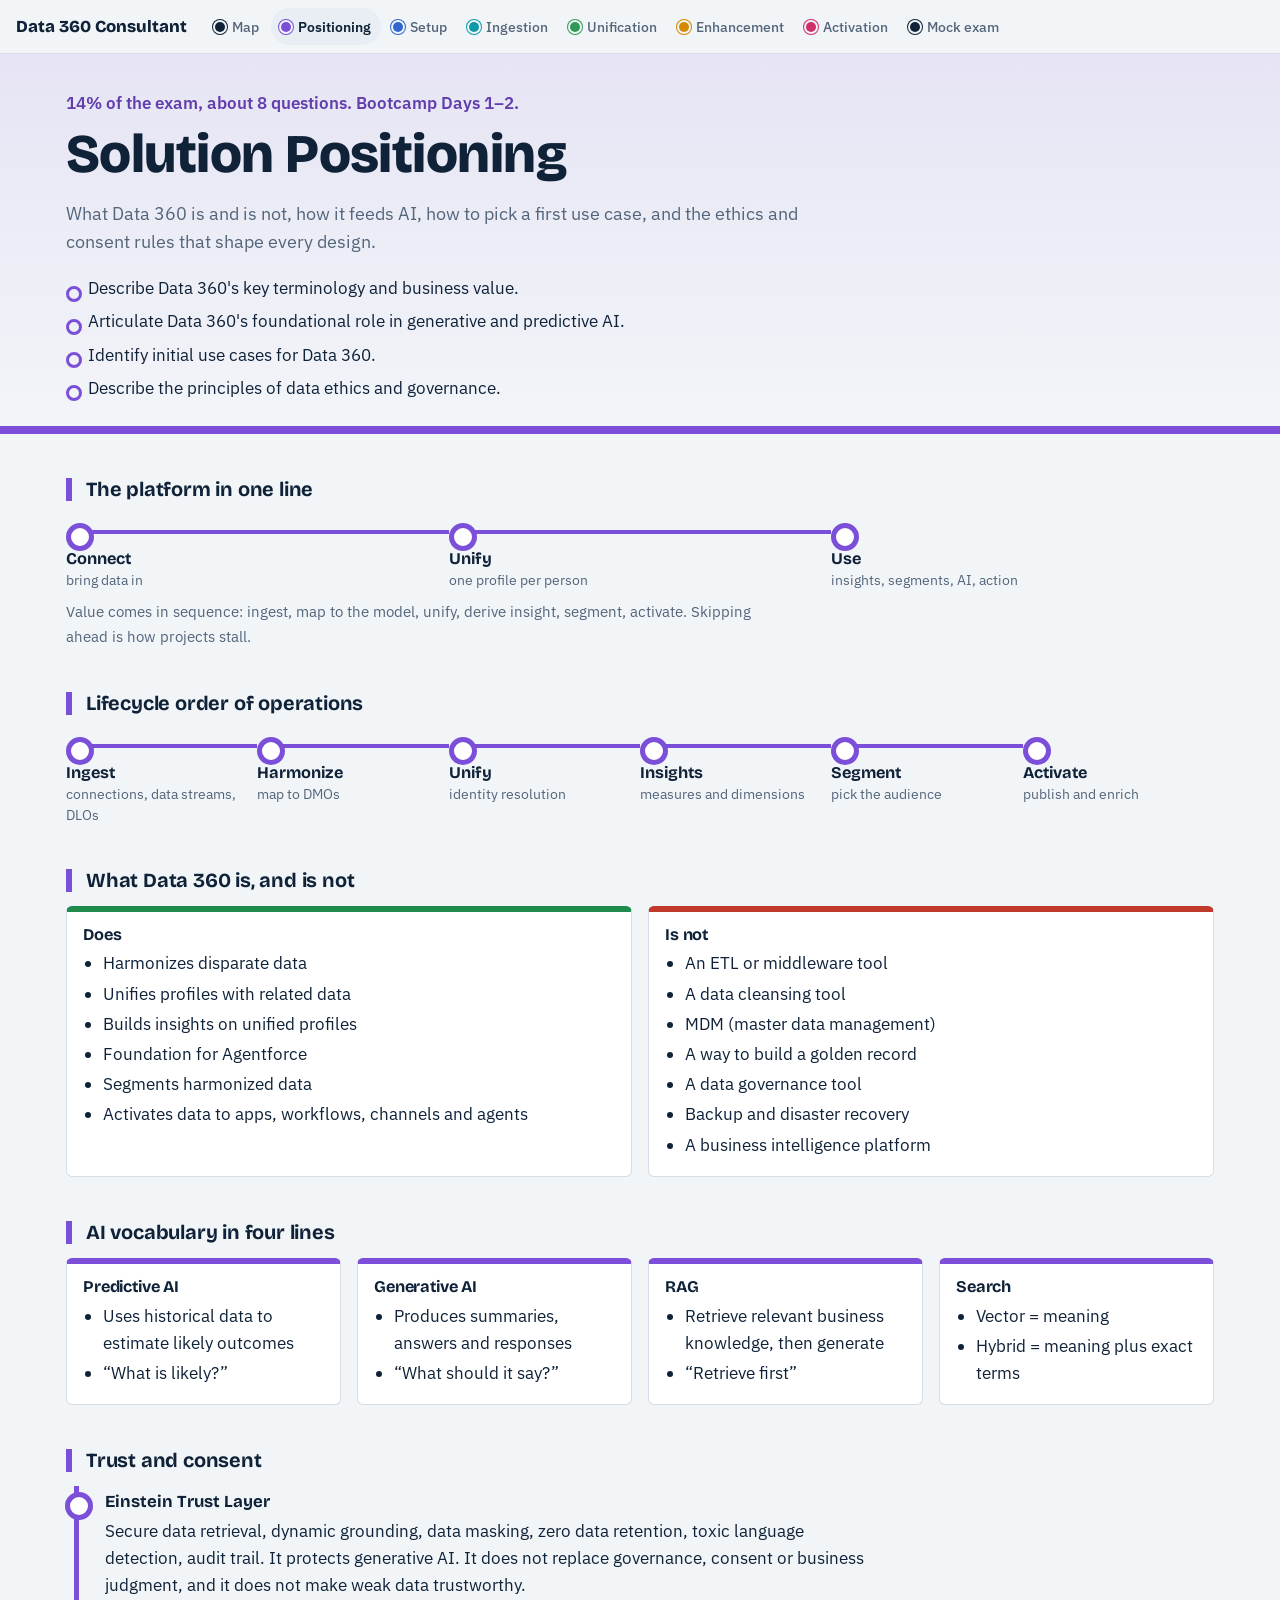
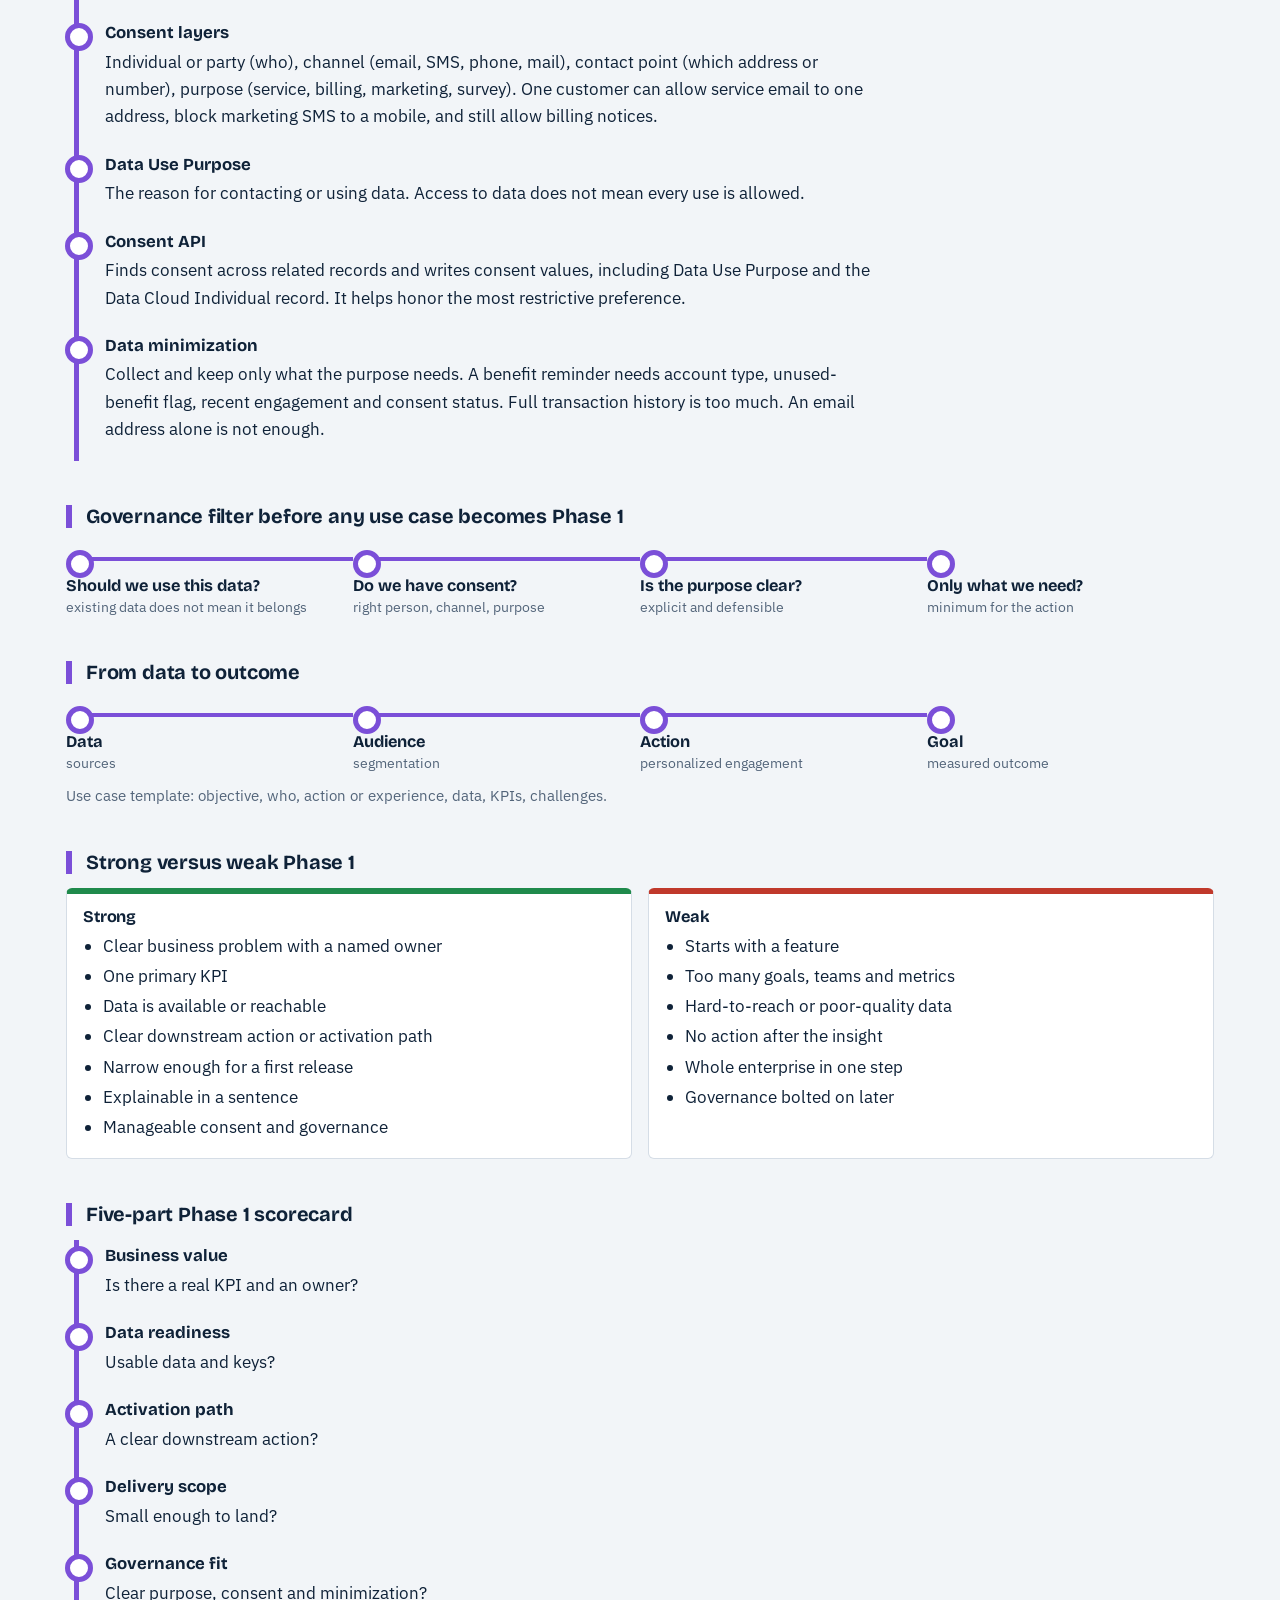
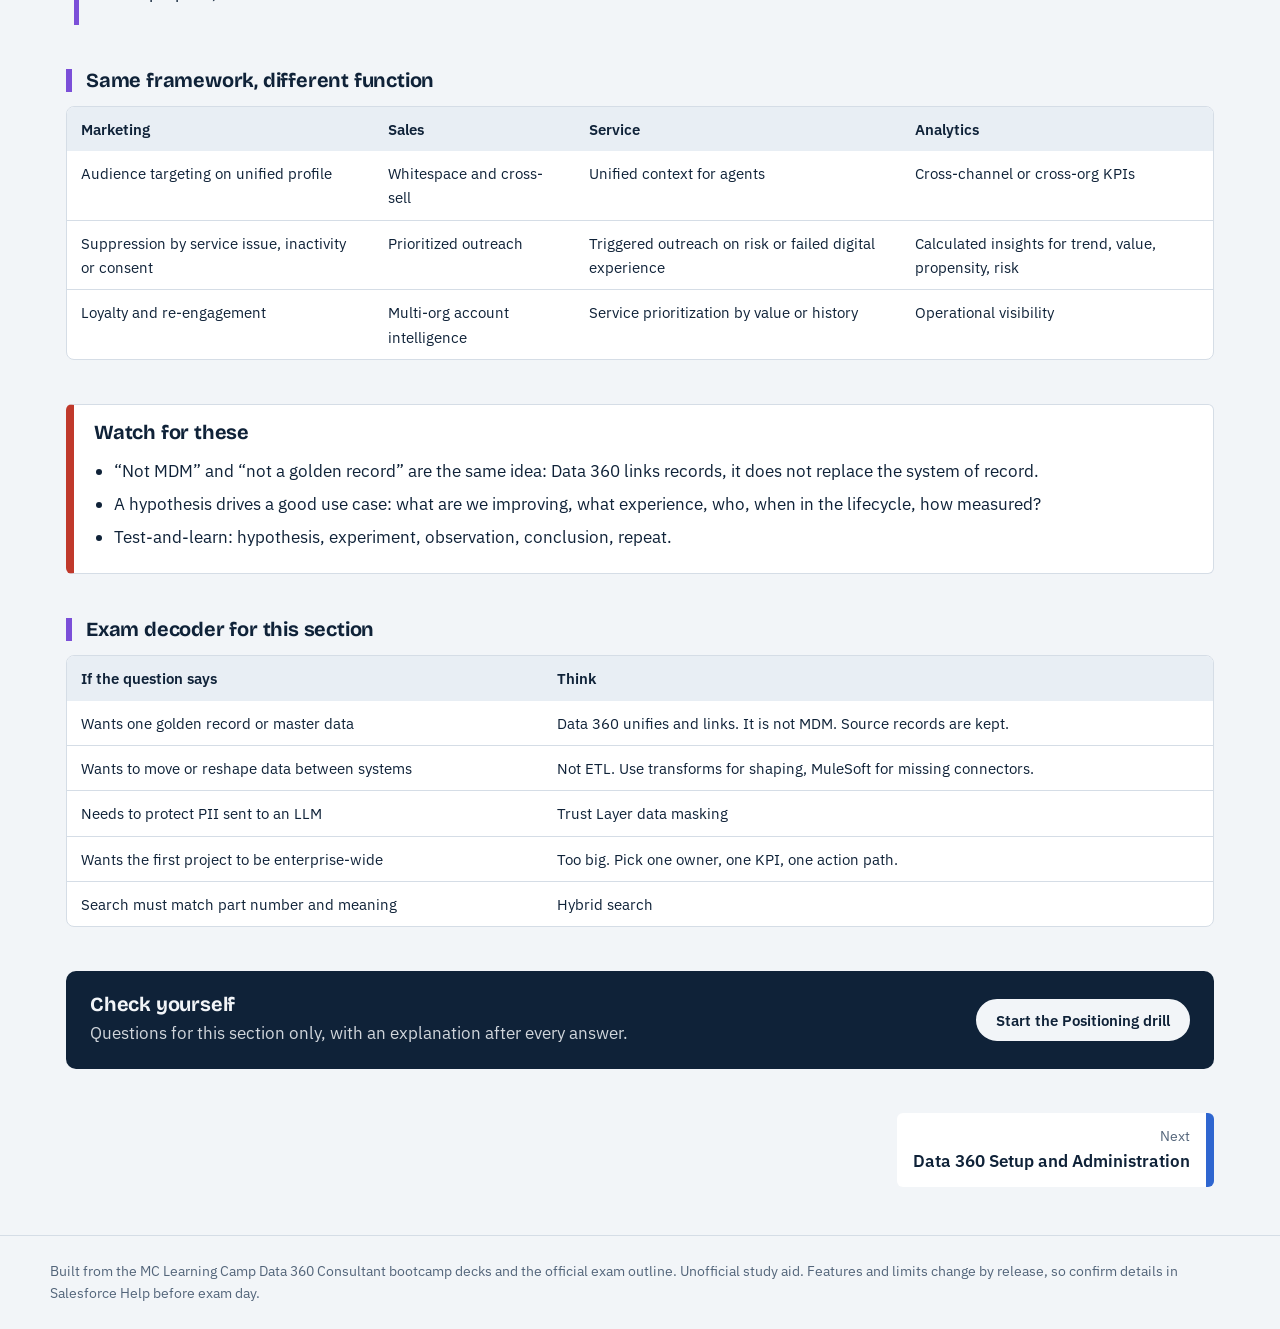
<file: positioning/index.html>
<!doctype html>
<html lang="en"><head><meta charset="utf-8"><script>window.ROOT="../";</script><meta name="viewport" content="width=device-width, initial-scale=1, viewport-fit=cover">
<title>Solution Positioning | Data 360 Consultant</title><meta name="description" content="Visual study guide for the Salesforce Certified Data 360 Consultant exam, built from the MC Learning Camp bootcamp decks.">
<link rel="preconnect" href="https://fonts.googleapis.com"><link rel="preconnect" href="https://fonts.gstatic.com" crossorigin><link href="https://fonts.googleapis.com/css2?family=Bricolage+Grotesque:opsz,wght@12..96,500;12..96,700;12..96,800&family=IBM+Plex+Sans:wght@400;500;600&display=swap" rel="stylesheet"><link rel="stylesheet" href="../assets/style.css"></head>
<body style="--c:#7B4FD8"><nav class="top" aria-label="Main"><a class="brand" href="../">Data 360 Consultant</a><div class="links"><a href="../" style="--c:var(--ink)"><i></i>Map</a><a href="../positioning/" aria-current="page" style="--c:#7B4FD8"><i></i>Positioning</a><a href="../setup/" style="--c:#2F66D0"><i></i>Setup</a><a href="../ingestion/" style="--c:#0C9AA8"><i></i>Ingestion</a><a href="../unification/" style="--c:#2F9A58"><i></i>Unification</a><a href="../enhancement/" style="--c:#D48A00"><i></i>Enhancement</a><a href="../activation/" style="--c:#CF2F6C"><i></i>Activation</a><a href="../exam/" style="--c:var(--ink)"><i></i>Mock exam</a></div></nav><main id="main">
<header class="shead" style="--c:#7B4FD8"><div class="wrap">
 <p class="meta">14% of the exam, about 8 questions. Bootcamp Days 1–2.</p>
 <h1>Solution Positioning</h1><p class="lede">What Data 360 is and is not, how it feeds AI, how to pick a first use case, and the ethics and consent rules that shape every design.</p>
 <ul class="objs"><li>Describe Data 360&#x27;s key terminology and business value.</li><li>Articulate Data 360&#x27;s foundational role in generative and predictive AI.</li><li>Identify initial use cases for Data 360.</li><li>Describe the principles of data ethics and governance.</li></ul>
</div></header>
<div class="wrap content">
<section class="blk"><h3>The platform in one line</h3><ol class="flow"><li><b>Connect</b><span>bring data in</span></li><li><b>Unify</b><span>one profile per person</span></li><li><b>Use</b><span>insights, segments, AI, action</span></li></ol><p class="note">Value comes in sequence: ingest, map to the model, unify, derive insight, segment, activate. Skipping ahead is how projects stall.</p></section><section class="blk"><h3>Lifecycle order of operations</h3><ol class="flow"><li><b>Ingest</b><span>connections, data streams, DLOs</span></li><li><b>Harmonize</b><span>map to DMOs</span></li><li><b>Unify</b><span>identity resolution</span></li><li><b>Insights</b><span>measures and dimensions</span></li><li><b>Segment</b><span>pick the audience</span></li><li><b>Activate</b><span>publish and enrich</span></li></ol></section><section class="blk"><h3>What Data 360 is, and is not</h3><div class="cols n2"><div class="col yes"><h4>Does</h4><ul><li>Harmonizes disparate data</li><li>Unifies profiles with related data</li><li>Builds insights on unified profiles</li><li>Foundation for Agentforce</li><li>Segments harmonized data</li><li>Activates data to apps, workflows, channels and agents</li></ul></div><div class="col no"><h4>Is not</h4><ul><li>An ETL or middleware tool</li><li>A data cleansing tool</li><li>MDM (master data management)</li><li>A way to build a golden record</li><li>A data governance tool</li><li>Backup and disaster recovery</li><li>A business intelligence platform</li></ul></div></div></section><section class="blk"><h3>AI vocabulary in four lines</h3><div class="cols n4"><div class="col plain"><h4>Predictive AI</h4><ul><li>Uses historical data to estimate likely outcomes</li><li>“What is likely?”</li></ul></div><div class="col plain"><h4>Generative AI</h4><ul><li>Produces summaries, answers and responses</li><li>“What should it say?”</li></ul></div><div class="col plain"><h4>RAG</h4><ul><li>Retrieve relevant business knowledge, then generate</li><li>“Retrieve first”</li></ul></div><div class="col plain"><h4>Search</h4><ul><li>Vector = meaning</li><li>Hybrid = meaning plus exact terms</li></ul></div></div></section><section class="blk"><h3>Trust and consent</h3><ul class="stations"><li><b>Einstein Trust Layer</b><p>Secure data retrieval, dynamic grounding, data masking, zero data retention, toxic language detection, audit trail. It protects generative AI. It does not replace governance, consent or business judgment, and it does not make weak data trustworthy.</p></li><li><b>Consent layers</b><p>Individual or party (who), channel (email, SMS, phone, mail), contact point (which address or number), purpose (service, billing, marketing, survey). One customer can allow service email to one address, block marketing SMS to a mobile, and still allow billing notices.</p></li><li><b>Data Use Purpose</b><p>The reason for contacting or using data. Access to data does not mean every use is allowed.</p></li><li><b>Consent API</b><p>Finds consent across related records and writes consent values, including Data Use Purpose and the Data Cloud Individual record. It helps honor the most restrictive preference.</p></li><li><b>Data minimization</b><p>Collect and keep only what the purpose needs. A benefit reminder needs account type, unused-benefit flag, recent engagement and consent status. Full transaction history is too much. An email address alone is not enough.</p></li></ul></section><section class="blk"><h3>Governance filter before any use case becomes Phase 1</h3><ol class="flow"><li><b>Should we use this data?</b><span>existing data does not mean it belongs</span></li><li><b>Do we have consent?</b><span>right person, channel, purpose</span></li><li><b>Is the purpose clear?</b><span>explicit and defensible</span></li><li><b>Only what we need?</b><span>minimum for the action</span></li></ol></section><section class="blk"><h3>From data to outcome</h3><ol class="flow"><li><b>Data</b><span>sources</span></li><li><b>Audience</b><span>segmentation</span></li><li><b>Action</b><span>personalized engagement</span></li><li><b>Goal</b><span>measured outcome</span></li></ol><p class="note">Use case template: objective, who, action or experience, data, KPIs, challenges.</p></section><section class="blk"><h3>Strong versus weak Phase 1</h3><div class="cols n2"><div class="col yes"><h4>Strong</h4><ul><li>Clear business problem with a named owner</li><li>One primary KPI</li><li>Data is available or reachable</li><li>Clear downstream action or activation path</li><li>Narrow enough for a first release</li><li>Explainable in a sentence</li><li>Manageable consent and governance</li></ul></div><div class="col no"><h4>Weak</h4><ul><li>Starts with a feature</li><li>Too many goals, teams and metrics</li><li>Hard-to-reach or poor-quality data</li><li>No action after the insight</li><li>Whole enterprise in one step</li><li>Governance bolted on later</li></ul></div></div></section><section class="blk"><h3>Five-part Phase 1 scorecard</h3><ul class="stations"><li><b>Business value</b><p>Is there a real KPI and an owner?</p></li><li><b>Data readiness</b><p>Usable data and keys?</p></li><li><b>Activation path</b><p>A clear downstream action?</p></li><li><b>Delivery scope</b><p>Small enough to land?</p></li><li><b>Governance fit</b><p>Clear purpose, consent and minimization?</p></li></ul></section><section class="blk"><h3>Same framework, different function</h3><div class="tw"><table><thead><tr><th scope='col'>Marketing</th><th scope='col'>Sales</th><th scope='col'>Service</th><th scope='col'>Analytics</th></tr></thead><tbody><tr><td>Audience targeting on unified profile</td><td>Whitespace and cross-sell</td><td>Unified context for agents</td><td>Cross-channel or cross-org KPIs</td></tr><tr><td>Suppression by service issue, inactivity or consent</td><td>Prioritized outreach</td><td>Triggered outreach on risk or failed digital experience</td><td>Calculated insights for trend, value, propensity, risk</td></tr><tr><td>Loyalty and re-engagement</td><td>Multi-org account intelligence</td><td>Service prioritization by value or history</td><td>Operational visibility</td></tr></tbody></table></div></section><section class="blk trap"><h3>Watch for these</h3><ul><li>“Not MDM” and “not a golden record” are the same idea: Data 360 links records, it does not replace the system of record.</li><li>A hypothesis drives a good use case: what are we improving, what experience, who, when in the lifecycle, how measured?</li><li>Test-and-learn: hypothesis, experiment, observation, conclusion, repeat.</li></ul></section>
<section class="blk"><h3>Exam decoder for this section</h3><div class="tw"><table><thead><tr><th scope="col">If the question says</th><th scope="col">Think</th></tr></thead><tbody><tr><td>Wants one golden record or master data</td><td>Data 360 unifies and links. It is not MDM. Source records are kept.</td></tr><tr><td>Wants to move or reshape data between systems</td><td>Not ETL. Use transforms for shaping, MuleSoft for missing connectors.</td></tr><tr><td>Needs to protect PII sent to an LLM</td><td>Trust Layer data masking</td></tr><tr><td>Wants the first project to be enterprise-wide</td><td>Too big. Pick one owner, one KPI, one action path.</td></tr><tr><td>Search must match part number and meaning</td><td>Hybrid search</td></tr></tbody></table></div></section>
<section class="cta"><div><h3>Check yourself</h3><p>Questions for this section only, with an explanation after every answer.</p></div><a class="btn" href="../drill/?s=positioning">Start the Positioning drill</a></section>
<div class="pn"><span></span><a class="r" href="../setup/" style="--c:#2F66D0"><small>Next</small>Data 360 Setup and Administration</a></div>
</div></main>
<footer class="foot"><p>Built from the MC Learning Camp Data 360 Consultant bootcamp decks and the official exam outline. Unofficial study aid. Features and limits change by release, so confirm details in Salesforce Help before exam day.</p></footer>
</body></html>
</file>
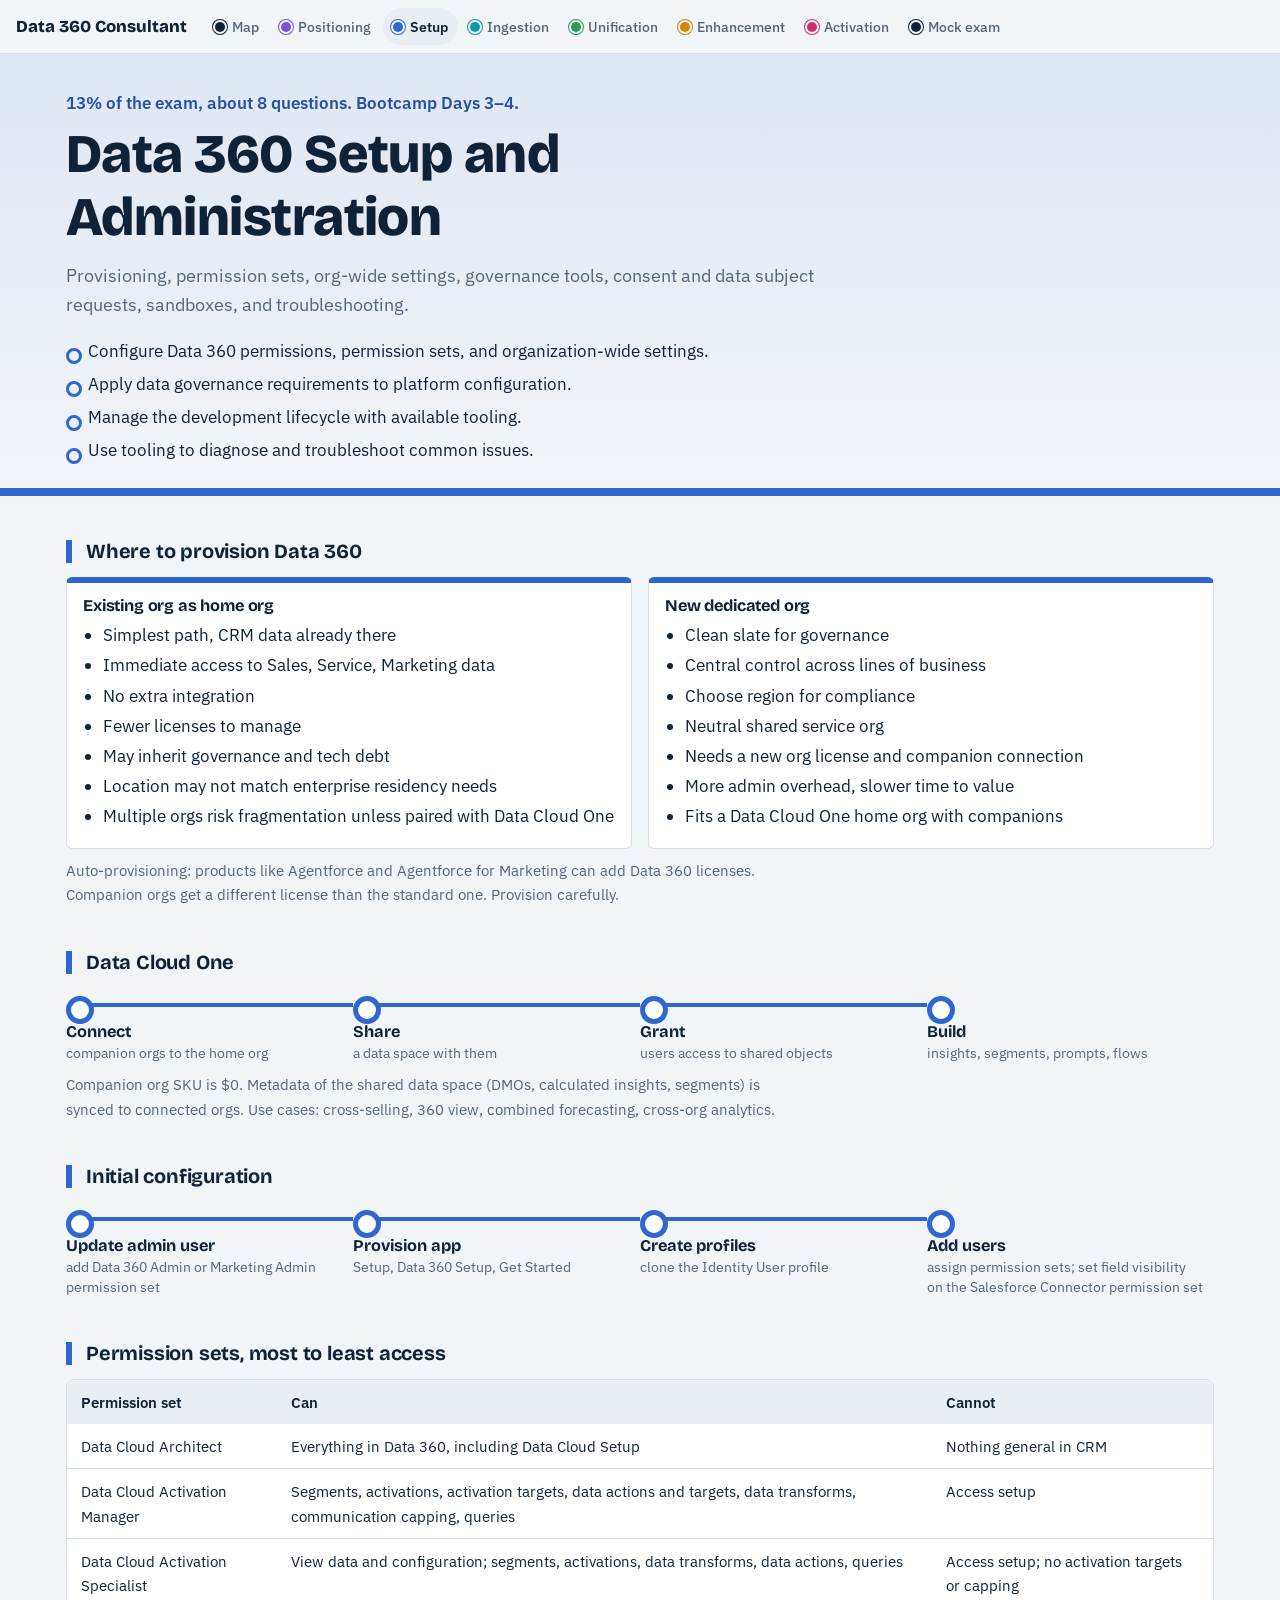
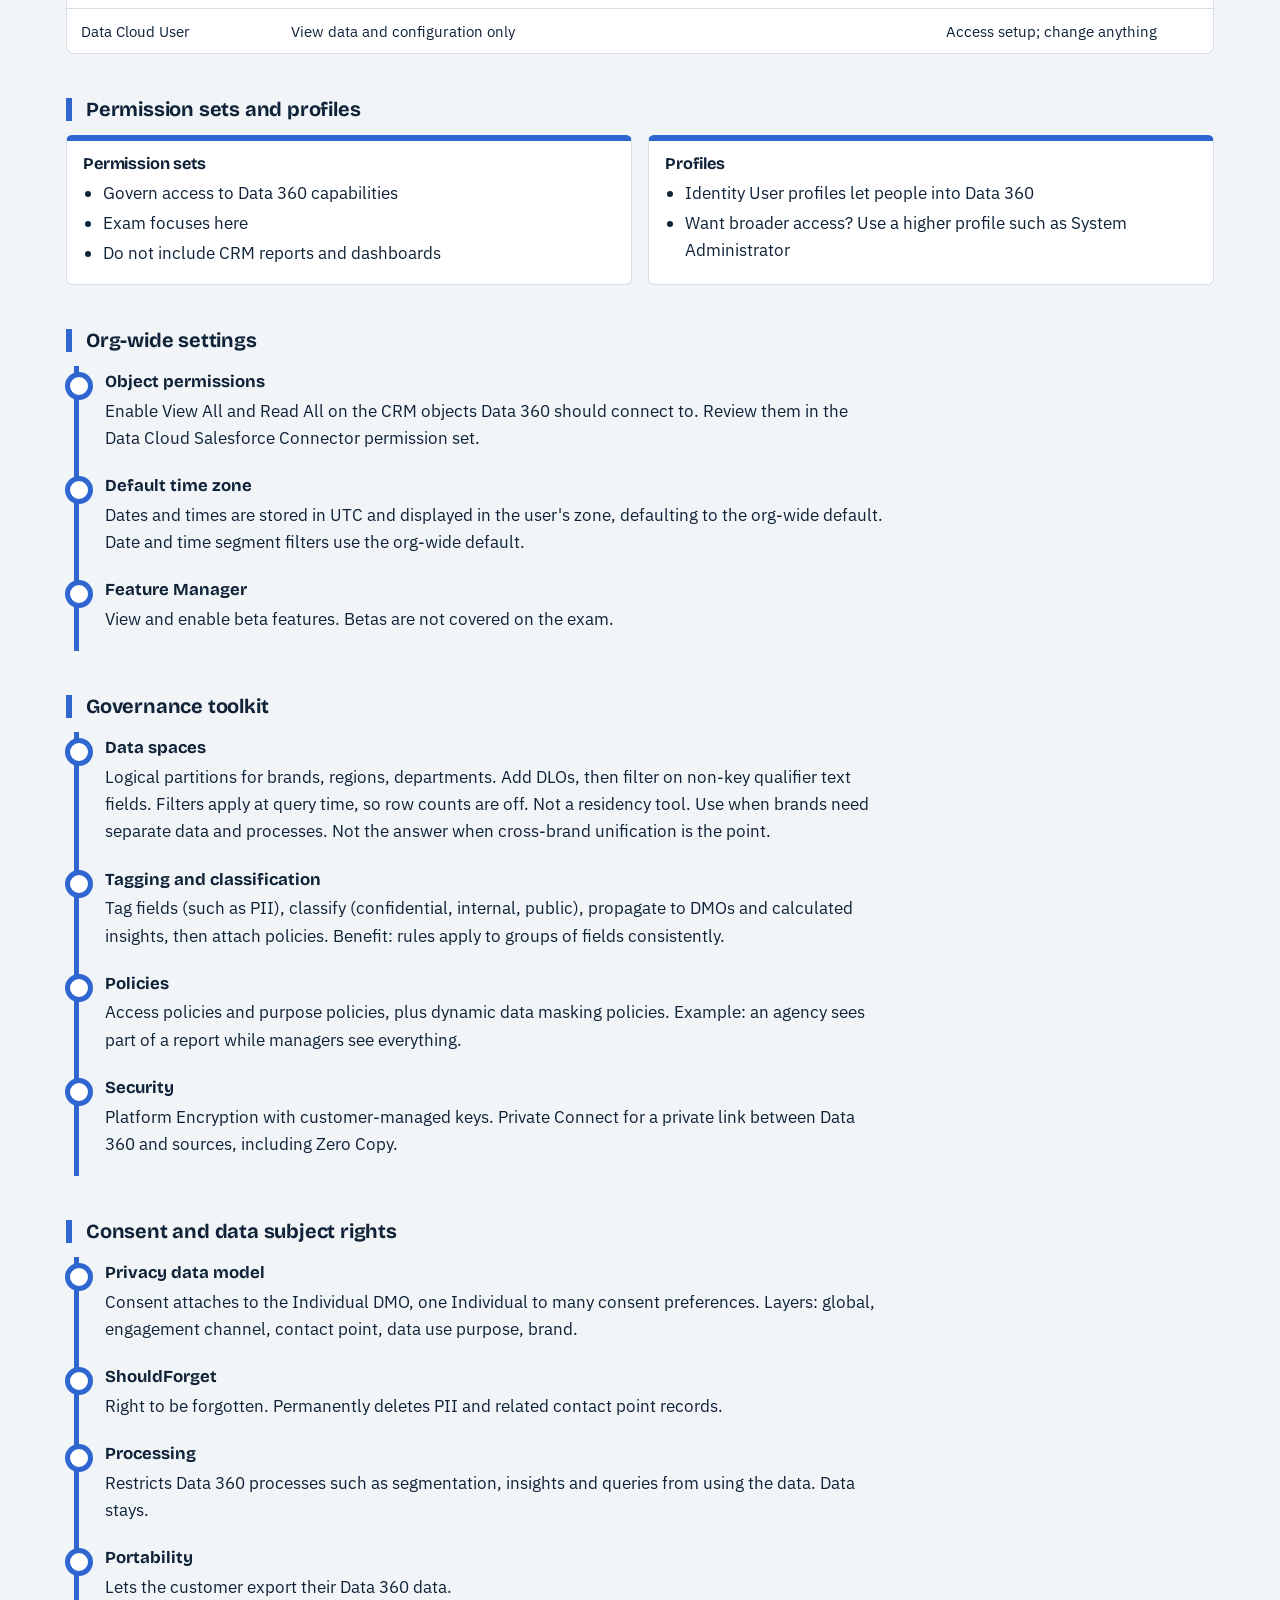
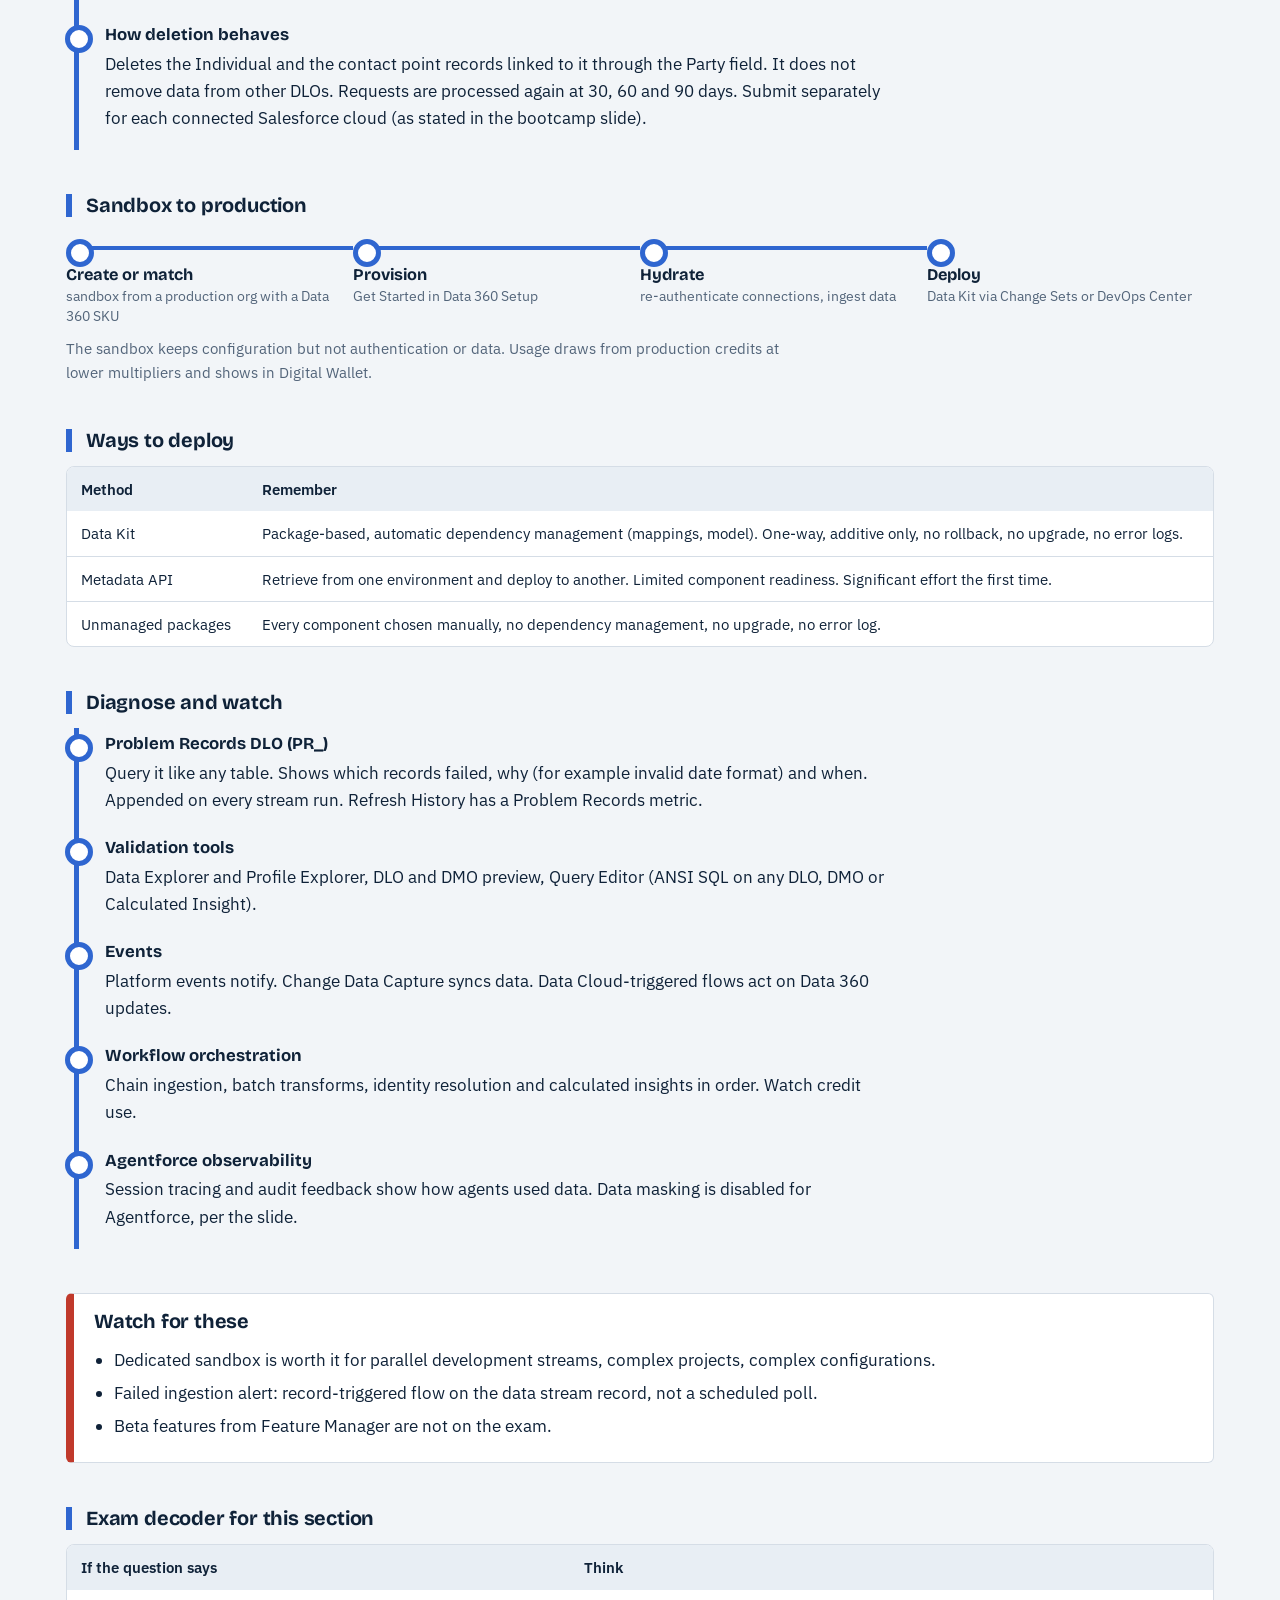
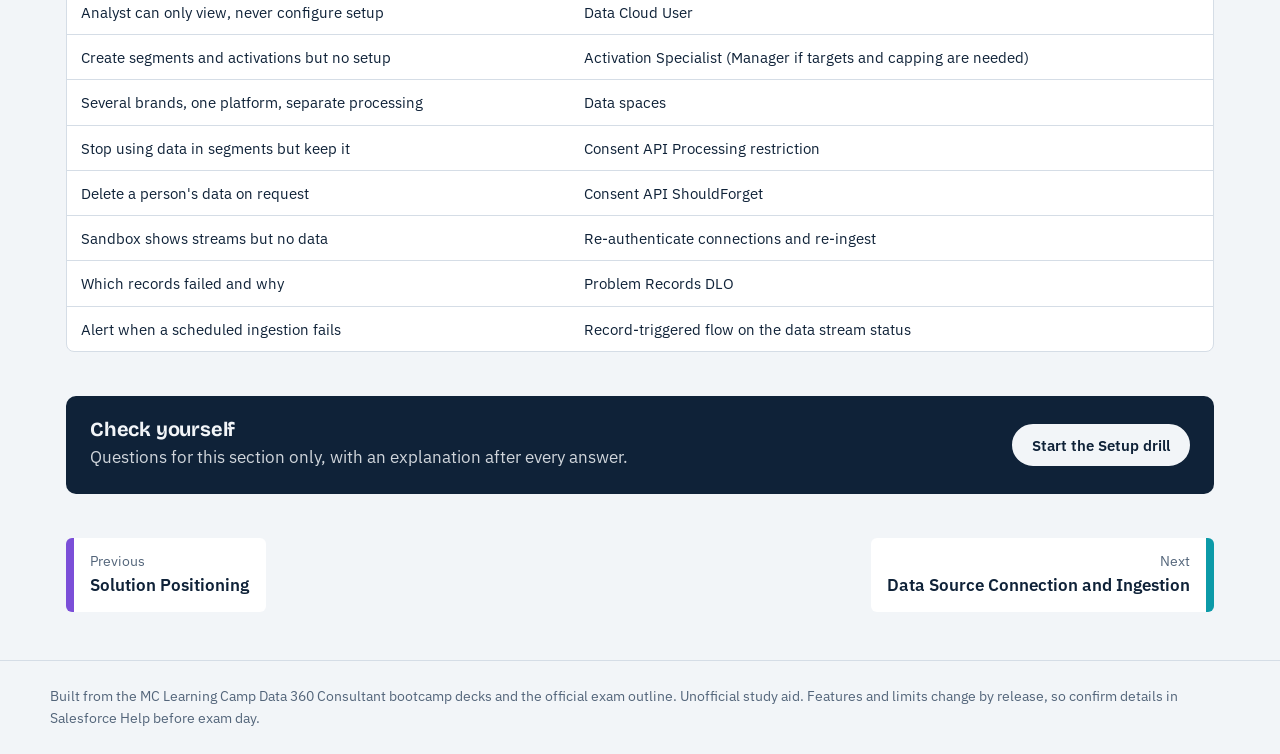
<file: setup/index.html>
<!doctype html>
<html lang="en"><head><meta charset="utf-8"><script>window.ROOT="../";</script><meta name="viewport" content="width=device-width, initial-scale=1, viewport-fit=cover">
<title>Data 360 Setup and Administration | Data 360 Consultant</title><meta name="description" content="Visual study guide for the Salesforce Certified Data 360 Consultant exam, built from the MC Learning Camp bootcamp decks.">
<link rel="preconnect" href="https://fonts.googleapis.com"><link rel="preconnect" href="https://fonts.gstatic.com" crossorigin><link href="https://fonts.googleapis.com/css2?family=Bricolage+Grotesque:opsz,wght@12..96,500;12..96,700;12..96,800&family=IBM+Plex+Sans:wght@400;500;600&display=swap" rel="stylesheet"><link rel="stylesheet" href="../assets/style.css"></head>
<body style="--c:#2F66D0"><nav class="top" aria-label="Main"><a class="brand" href="../">Data 360 Consultant</a><div class="links"><a href="../" style="--c:var(--ink)"><i></i>Map</a><a href="../positioning/" style="--c:#7B4FD8"><i></i>Positioning</a><a href="../setup/" aria-current="page" style="--c:#2F66D0"><i></i>Setup</a><a href="../ingestion/" style="--c:#0C9AA8"><i></i>Ingestion</a><a href="../unification/" style="--c:#2F9A58"><i></i>Unification</a><a href="../enhancement/" style="--c:#D48A00"><i></i>Enhancement</a><a href="../activation/" style="--c:#CF2F6C"><i></i>Activation</a><a href="../exam/" style="--c:var(--ink)"><i></i>Mock exam</a></div></nav><main id="main">
<header class="shead" style="--c:#2F66D0"><div class="wrap">
 <p class="meta">13% of the exam, about 8 questions. Bootcamp Days 3–4.</p>
 <h1>Data 360 Setup and Administration</h1><p class="lede">Provisioning, permission sets, org-wide settings, governance tools, consent and data subject requests, sandboxes, and troubleshooting.</p>
 <ul class="objs"><li>Configure Data 360 permissions, permission sets, and organization-wide settings.</li><li>Apply data governance requirements to platform configuration.</li><li>Manage the development lifecycle with available tooling.</li><li>Use tooling to diagnose and troubleshoot common issues.</li></ul>
</div></header>
<div class="wrap content">
<section class="blk"><h3>Where to provision Data 360</h3><div class="cols n2"><div class="col plain"><h4>Existing org as home org</h4><ul><li>Simplest path, CRM data already there</li><li>Immediate access to Sales, Service, Marketing data</li><li>No extra integration</li><li>Fewer licenses to manage</li><li>May inherit governance and tech debt</li><li>Location may not match enterprise residency needs</li><li>Multiple orgs risk fragmentation unless paired with Data Cloud One</li></ul></div><div class="col plain"><h4>New dedicated org</h4><ul><li>Clean slate for governance</li><li>Central control across lines of business</li><li>Choose region for compliance</li><li>Neutral shared service org</li><li>Needs a new org license and companion connection</li><li>More admin overhead, slower time to value</li><li>Fits a Data Cloud One home org with companions</li></ul></div></div><p class="note">Auto-provisioning: products like Agentforce and Agentforce for Marketing can add Data 360 licenses. Companion orgs get a different license than the standard one. Provision carefully.</p></section><section class="blk"><h3>Data Cloud One</h3><ol class="flow"><li><b>Connect</b><span>companion orgs to the home org</span></li><li><b>Share</b><span>a data space with them</span></li><li><b>Grant</b><span>users access to shared objects</span></li><li><b>Build</b><span>insights, segments, prompts, flows</span></li></ol><p class="note">Companion org SKU is $0. Metadata of the shared data space (DMOs, calculated insights, segments) is synced to connected orgs. Use cases: cross-selling, 360 view, combined forecasting, cross-org analytics.</p></section><section class="blk"><h3>Initial configuration</h3><ol class="flow"><li><b>Update admin user</b><span>add Data 360 Admin or Marketing Admin permission set</span></li><li><b>Provision app</b><span>Setup, Data 360 Setup, Get Started</span></li><li><b>Create profiles</b><span>clone the Identity User profile</span></li><li><b>Add users</b><span>assign permission sets; set field visibility on the Salesforce Connector permission set</span></li></ol></section><section class="blk"><h3>Permission sets, most to least access</h3><div class="tw"><table><thead><tr><th scope='col'>Permission set</th><th scope='col'>Can</th><th scope='col'>Cannot</th></tr></thead><tbody><tr><td>Data Cloud Architect</td><td>Everything in Data 360, including Data Cloud Setup</td><td>Nothing general in CRM</td></tr><tr><td>Data Cloud Activation Manager</td><td>Segments, activations, activation targets, data actions and targets, data transforms, communication capping, queries</td><td>Access setup</td></tr><tr><td>Data Cloud Activation Specialist</td><td>View data and configuration; segments, activations, data transforms, data actions, queries</td><td>Access setup; no activation targets or capping</td></tr><tr><td>Data Cloud User</td><td>View data and configuration only</td><td>Access setup; change anything</td></tr></tbody></table></div></section><section class="blk"><h3>Permission sets and profiles</h3><div class="cols n2"><div class="col plain"><h4>Permission sets</h4><ul><li>Govern access to Data 360 capabilities</li><li>Exam focuses here</li><li>Do not include CRM reports and dashboards</li></ul></div><div class="col plain"><h4>Profiles</h4><ul><li>Identity User profiles let people into Data 360</li><li>Want broader access? Use a higher profile such as System Administrator</li></ul></div></div></section><section class="blk"><h3>Org-wide settings</h3><ul class="stations"><li><b>Object permissions</b><p>Enable View All and Read All on the CRM objects Data 360 should connect to. Review them in the Data Cloud Salesforce Connector permission set.</p></li><li><b>Default time zone</b><p>Dates and times are stored in UTC and displayed in the user&#x27;s zone, defaulting to the org-wide default. Date and time segment filters use the org-wide default.</p></li><li><b>Feature Manager</b><p>View and enable beta features. Betas are not covered on the exam.</p></li></ul></section><section class="blk"><h3>Governance toolkit</h3><ul class="stations"><li><b>Data spaces</b><p>Logical partitions for brands, regions, departments. Add DLOs, then filter on non-key qualifier text fields. Filters apply at query time, so row counts are off. Not a residency tool. Use when brands need separate data and processes. Not the answer when cross-brand unification is the point.</p></li><li><b>Tagging and classification</b><p>Tag fields (such as PII), classify (confidential, internal, public), propagate to DMOs and calculated insights, then attach policies. Benefit: rules apply to groups of fields consistently.</p></li><li><b>Policies</b><p>Access policies and purpose policies, plus dynamic data masking policies. Example: an agency sees part of a report while managers see everything.</p></li><li><b>Security</b><p>Platform Encryption with customer-managed keys. Private Connect for a private link between Data 360 and sources, including Zero Copy.</p></li></ul></section><section class="blk"><h3>Consent and data subject rights</h3><ul class="stations"><li><b>Privacy data model</b><p>Consent attaches to the Individual DMO, one Individual to many consent preferences. Layers: global, engagement channel, contact point, data use purpose, brand.</p></li><li><b>ShouldForget</b><p>Right to be forgotten. Permanently deletes PII and related contact point records.</p></li><li><b>Processing</b><p>Restricts Data 360 processes such as segmentation, insights and queries from using the data. Data stays.</p></li><li><b>Portability</b><p>Lets the customer export their Data 360 data.</p></li><li><b>How deletion behaves</b><p>Deletes the Individual and the contact point records linked to it through the Party field. It does not remove data from other DLOs. Requests are processed again at 30, 60 and 90 days. Submit separately for each connected Salesforce cloud (as stated in the bootcamp slide).</p></li></ul></section><section class="blk"><h3>Sandbox to production</h3><ol class="flow"><li><b>Create or match</b><span>sandbox from a production org with a Data 360 SKU</span></li><li><b>Provision</b><span>Get Started in Data 360 Setup</span></li><li><b>Hydrate</b><span>re-authenticate connections, ingest data</span></li><li><b>Deploy</b><span>Data Kit via Change Sets or DevOps Center</span></li></ol><p class="note">The sandbox keeps configuration but not authentication or data. Usage draws from production credits at lower multipliers and shows in Digital Wallet.</p></section><section class="blk"><h3>Ways to deploy</h3><div class="tw"><table><thead><tr><th scope='col'>Method</th><th scope='col'>Remember</th></tr></thead><tbody><tr><td>Data Kit</td><td>Package-based, automatic dependency management (mappings, model). One-way, additive only, no rollback, no upgrade, no error logs.</td></tr><tr><td>Metadata API</td><td>Retrieve from one environment and deploy to another. Limited component readiness. Significant effort the first time.</td></tr><tr><td>Unmanaged packages</td><td>Every component chosen manually, no dependency management, no upgrade, no error log.</td></tr></tbody></table></div></section><section class="blk"><h3>Diagnose and watch</h3><ul class="stations"><li><b>Problem Records DLO (PR_)</b><p>Query it like any table. Shows which records failed, why (for example invalid date format) and when. Appended on every stream run. Refresh History has a Problem Records metric.</p></li><li><b>Validation tools</b><p>Data Explorer and Profile Explorer, DLO and DMO preview, Query Editor (ANSI SQL on any DLO, DMO or Calculated Insight).</p></li><li><b>Events</b><p>Platform events notify. Change Data Capture syncs data. Data Cloud-triggered flows act on Data 360 updates.</p></li><li><b>Workflow orchestration</b><p>Chain ingestion, batch transforms, identity resolution and calculated insights in order. Watch credit use.</p></li><li><b>Agentforce observability</b><p>Session tracing and audit feedback show how agents used data. Data masking is disabled for Agentforce, per the slide.</p></li></ul></section><section class="blk trap"><h3>Watch for these</h3><ul><li>Dedicated sandbox is worth it for parallel development streams, complex projects, complex configurations.</li><li>Failed ingestion alert: record-triggered flow on the data stream record, not a scheduled poll.</li><li>Beta features from Feature Manager are not on the exam.</li></ul></section>
<section class="blk"><h3>Exam decoder for this section</h3><div class="tw"><table><thead><tr><th scope="col">If the question says</th><th scope="col">Think</th></tr></thead><tbody><tr><td>Analyst can only view, never configure setup</td><td>Data Cloud User</td></tr><tr><td>Create segments and activations but no setup</td><td>Activation Specialist (Manager if targets and capping are needed)</td></tr><tr><td>Several brands, one platform, separate processing</td><td>Data spaces</td></tr><tr><td>Stop using data in segments but keep it</td><td>Consent API Processing restriction</td></tr><tr><td>Delete a person&#x27;s data on request</td><td>Consent API ShouldForget</td></tr><tr><td>Sandbox shows streams but no data</td><td>Re-authenticate connections and re-ingest</td></tr><tr><td>Which records failed and why</td><td>Problem Records DLO</td></tr><tr><td>Alert when a scheduled ingestion fails</td><td>Record-triggered flow on the data stream status</td></tr></tbody></table></div></section>
<section class="cta"><div><h3>Check yourself</h3><p>Questions for this section only, with an explanation after every answer.</p></div><a class="btn" href="../drill/?s=setup">Start the Setup drill</a></section>
<div class="pn"><a href="../positioning/" style="--c:#7B4FD8"><small>Previous</small>Solution Positioning</a><a class="r" href="../ingestion/" style="--c:#0C9AA8"><small>Next</small>Data Source Connection and Ingestion</a></div>
</div></main>
<footer class="foot"><p>Built from the MC Learning Camp Data 360 Consultant bootcamp decks and the official exam outline. Unofficial study aid. Features and limits change by release, so confirm details in Salesforce Help before exam day.</p></footer>
</body></html>
</file>
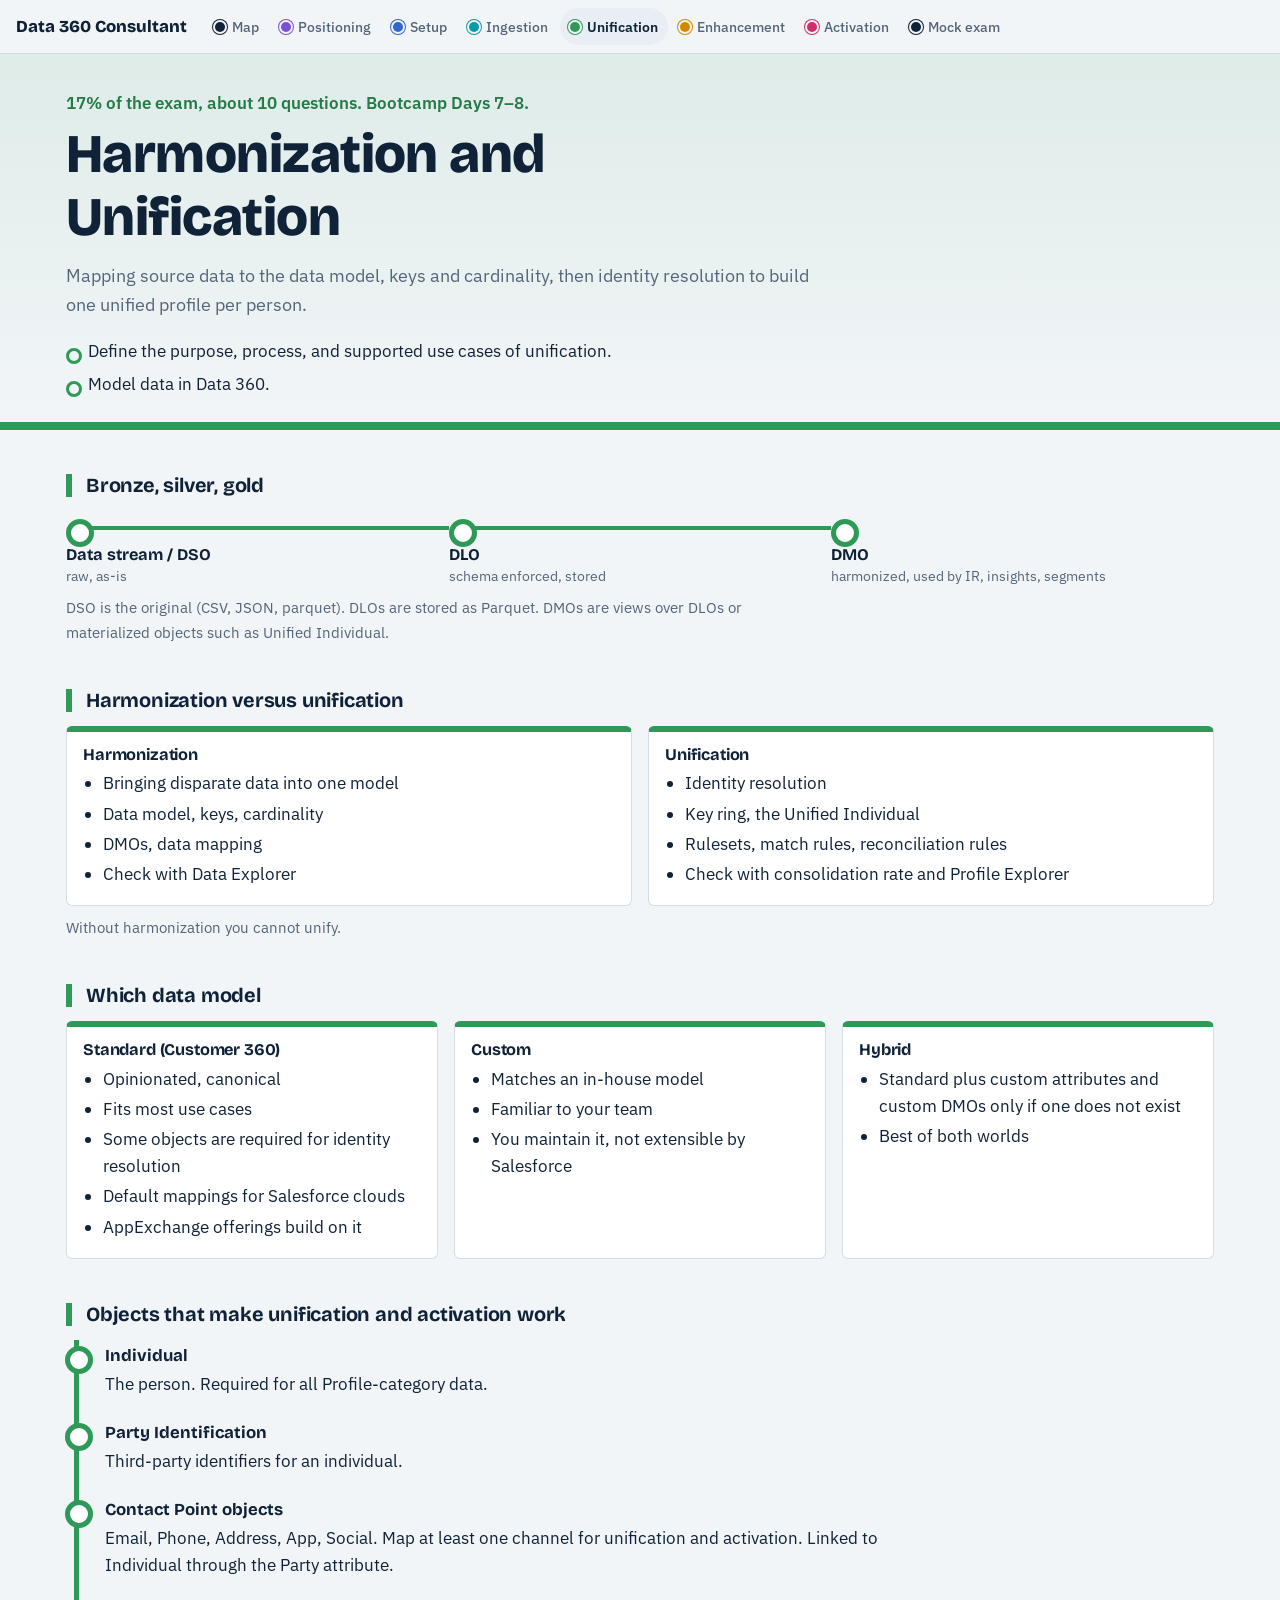
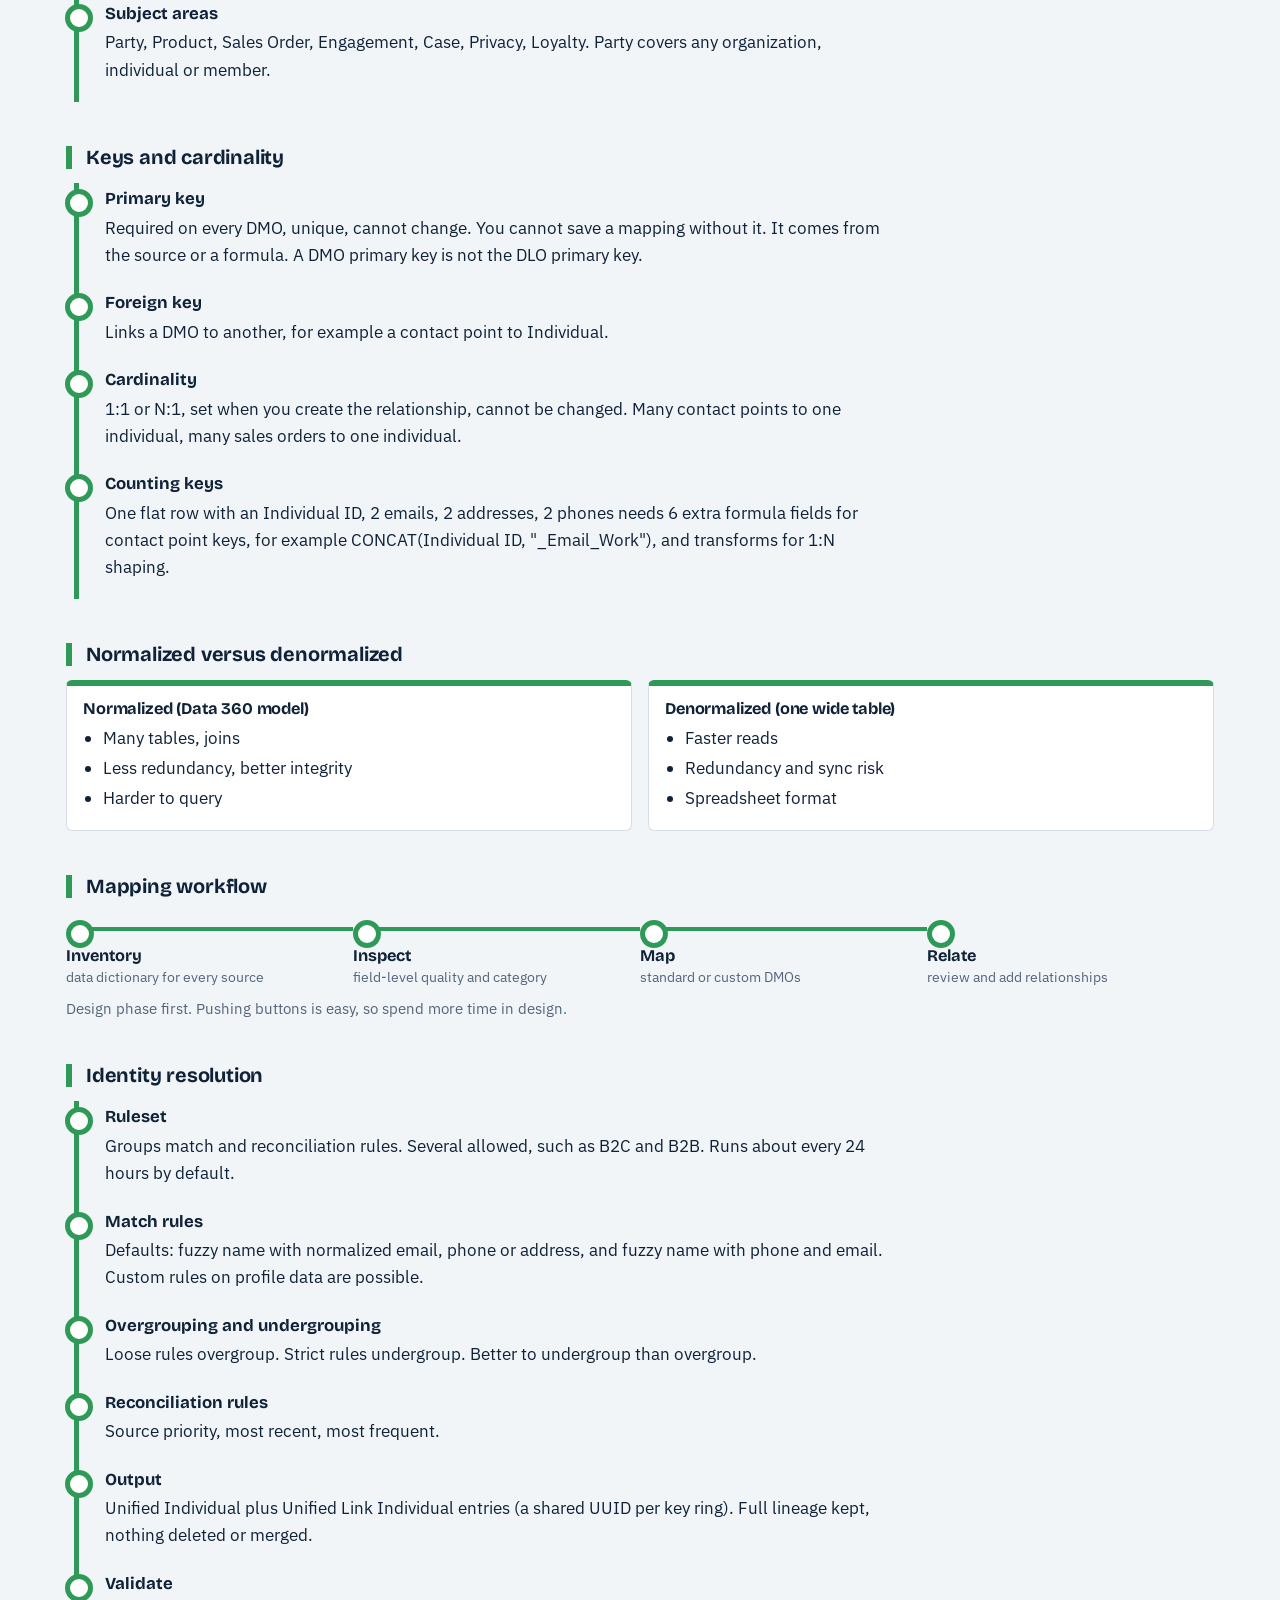
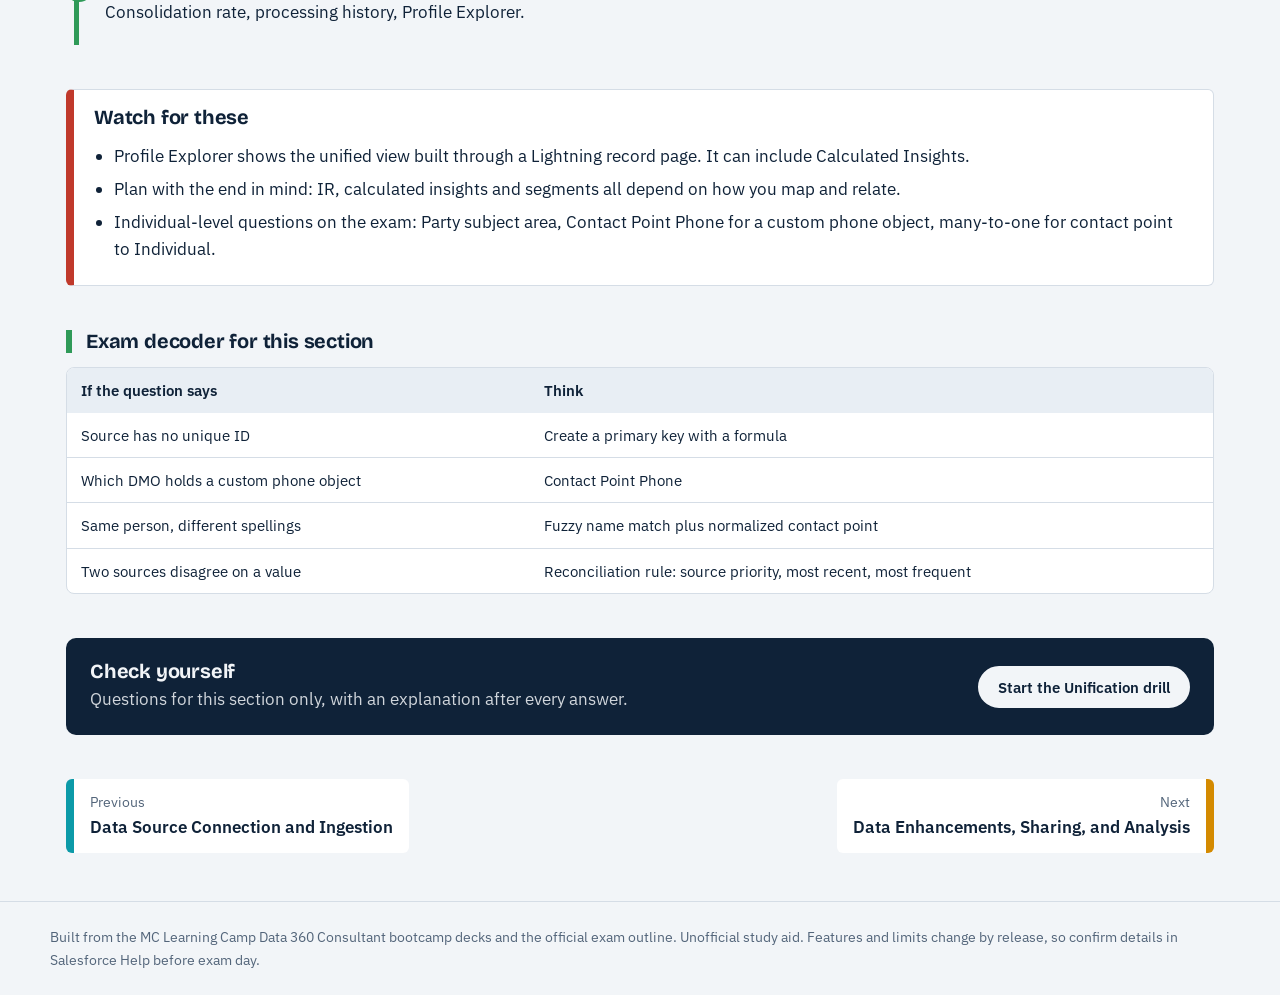
<file: unification/index.html>
<!doctype html>
<html lang="en"><head><meta charset="utf-8"><script>window.ROOT="../";</script><meta name="viewport" content="width=device-width, initial-scale=1, viewport-fit=cover">
<title>Harmonization and Unification | Data 360 Consultant</title><meta name="description" content="Visual study guide for the Salesforce Certified Data 360 Consultant exam, built from the MC Learning Camp bootcamp decks.">
<link rel="preconnect" href="https://fonts.googleapis.com"><link rel="preconnect" href="https://fonts.gstatic.com" crossorigin><link href="https://fonts.googleapis.com/css2?family=Bricolage+Grotesque:opsz,wght@12..96,500;12..96,700;12..96,800&family=IBM+Plex+Sans:wght@400;500;600&display=swap" rel="stylesheet"><link rel="stylesheet" href="../assets/style.css"></head>
<body style="--c:#2F9A58"><nav class="top" aria-label="Main"><a class="brand" href="../">Data 360 Consultant</a><div class="links"><a href="../" style="--c:var(--ink)"><i></i>Map</a><a href="../positioning/" style="--c:#7B4FD8"><i></i>Positioning</a><a href="../setup/" style="--c:#2F66D0"><i></i>Setup</a><a href="../ingestion/" style="--c:#0C9AA8"><i></i>Ingestion</a><a href="../unification/" aria-current="page" style="--c:#2F9A58"><i></i>Unification</a><a href="../enhancement/" style="--c:#D48A00"><i></i>Enhancement</a><a href="../activation/" style="--c:#CF2F6C"><i></i>Activation</a><a href="../exam/" style="--c:var(--ink)"><i></i>Mock exam</a></div></nav><main id="main">
<header class="shead" style="--c:#2F9A58"><div class="wrap">
 <p class="meta">17% of the exam, about 10 questions. Bootcamp Days 7–8.</p>
 <h1>Harmonization and Unification</h1><p class="lede">Mapping source data to the data model, keys and cardinality, then identity resolution to build one unified profile per person.</p>
 <ul class="objs"><li>Define the purpose, process, and supported use cases of unification.</li><li>Model data in Data 360.</li></ul>
</div></header>
<div class="wrap content">
<section class="blk"><h3>Bronze, silver, gold</h3><ol class="flow"><li><b>Data stream / DSO</b><span>raw, as-is</span></li><li><b>DLO</b><span>schema enforced, stored</span></li><li><b>DMO</b><span>harmonized, used by IR, insights, segments</span></li></ol><p class="note">DSO is the original (CSV, JSON, parquet). DLOs are stored as Parquet. DMOs are views over DLOs or materialized objects such as Unified Individual.</p></section><section class="blk"><h3>Harmonization versus unification</h3><div class="cols n2"><div class="col plain"><h4>Harmonization</h4><ul><li>Bringing disparate data into one model</li><li>Data model, keys, cardinality</li><li>DMOs, data mapping</li><li>Check with Data Explorer</li></ul></div><div class="col plain"><h4>Unification</h4><ul><li>Identity resolution</li><li>Key ring, the Unified Individual</li><li>Rulesets, match rules, reconciliation rules</li><li>Check with consolidation rate and Profile Explorer</li></ul></div></div><p class="note">Without harmonization you cannot unify.</p></section><section class="blk"><h3>Which data model</h3><div class="cols n3"><div class="col plain"><h4>Standard (Customer 360)</h4><ul><li>Opinionated, canonical</li><li>Fits most use cases</li><li>Some objects are required for identity resolution</li><li>Default mappings for Salesforce clouds</li><li>AppExchange offerings build on it</li></ul></div><div class="col plain"><h4>Custom</h4><ul><li>Matches an in-house model</li><li>Familiar to your team</li><li>You maintain it, not extensible by Salesforce</li></ul></div><div class="col plain"><h4>Hybrid</h4><ul><li>Standard plus custom attributes and custom DMOs only if one does not exist</li><li>Best of both worlds</li></ul></div></div></section><section class="blk"><h3>Objects that make unification and activation work</h3><ul class="stations"><li><b>Individual</b><p>The person. Required for all Profile-category data.</p></li><li><b>Party Identification</b><p>Third-party identifiers for an individual.</p></li><li><b>Contact Point objects</b><p>Email, Phone, Address, App, Social. Map at least one channel for unification and activation. Linked to Individual through the Party attribute.</p></li><li><b>Subject areas</b><p>Party, Product, Sales Order, Engagement, Case, Privacy, Loyalty. Party covers any organization, individual or member.</p></li></ul></section><section class="blk"><h3>Keys and cardinality</h3><ul class="stations"><li><b>Primary key</b><p>Required on every DMO, unique, cannot change. You cannot save a mapping without it. It comes from the source or a formula. A DMO primary key is not the DLO primary key.</p></li><li><b>Foreign key</b><p>Links a DMO to another, for example a contact point to Individual.</p></li><li><b>Cardinality</b><p>1:1 or N:1, set when you create the relationship, cannot be changed. Many contact points to one individual, many sales orders to one individual.</p></li><li><b>Counting keys</b><p>One flat row with an Individual ID, 2 emails, 2 addresses, 2 phones needs 6 extra formula fields for contact point keys, for example CONCAT(Individual ID, &quot;_Email_Work&quot;), and transforms for 1:N shaping.</p></li></ul></section><section class="blk"><h3>Normalized versus denormalized</h3><div class="cols n2"><div class="col plain"><h4>Normalized (Data 360 model)</h4><ul><li>Many tables, joins</li><li>Less redundancy, better integrity</li><li>Harder to query</li></ul></div><div class="col plain"><h4>Denormalized (one wide table)</h4><ul><li>Faster reads</li><li>Redundancy and sync risk</li><li>Spreadsheet format</li></ul></div></div></section><section class="blk"><h3>Mapping workflow</h3><ol class="flow"><li><b>Inventory</b><span>data dictionary for every source</span></li><li><b>Inspect</b><span>field-level quality and category</span></li><li><b>Map</b><span>standard or custom DMOs</span></li><li><b>Relate</b><span>review and add relationships</span></li></ol><p class="note">Design phase first. Pushing buttons is easy, so spend more time in design.</p></section><section class="blk"><h3>Identity resolution</h3><ul class="stations"><li><b>Ruleset</b><p>Groups match and reconciliation rules. Several allowed, such as B2C and B2B. Runs about every 24 hours by default.</p></li><li><b>Match rules</b><p>Defaults: fuzzy name with normalized email, phone or address, and fuzzy name with phone and email. Custom rules on profile data are possible.</p></li><li><b>Overgrouping and undergrouping</b><p>Loose rules overgroup. Strict rules undergroup. Better to undergroup than overgroup.</p></li><li><b>Reconciliation rules</b><p>Source priority, most recent, most frequent.</p></li><li><b>Output</b><p>Unified Individual plus Unified Link Individual entries (a shared UUID per key ring). Full lineage kept, nothing deleted or merged.</p></li><li><b>Validate</b><p>Consolidation rate, processing history, Profile Explorer.</p></li></ul></section><section class="blk trap"><h3>Watch for these</h3><ul><li>Profile Explorer shows the unified view built through a Lightning record page. It can include Calculated Insights.</li><li>Plan with the end in mind: IR, calculated insights and segments all depend on how you map and relate.</li><li>Individual-level questions on the exam: Party subject area, Contact Point Phone for a custom phone object, many-to-one for contact point to Individual.</li></ul></section>
<section class="blk"><h3>Exam decoder for this section</h3><div class="tw"><table><thead><tr><th scope="col">If the question says</th><th scope="col">Think</th></tr></thead><tbody><tr><td>Source has no unique ID</td><td>Create a primary key with a formula</td></tr><tr><td>Which DMO holds a custom phone object</td><td>Contact Point Phone</td></tr><tr><td>Same person, different spellings</td><td>Fuzzy name match plus normalized contact point</td></tr><tr><td>Two sources disagree on a value</td><td>Reconciliation rule: source priority, most recent, most frequent</td></tr></tbody></table></div></section>
<section class="cta"><div><h3>Check yourself</h3><p>Questions for this section only, with an explanation after every answer.</p></div><a class="btn" href="../drill/?s=unification">Start the Unification drill</a></section>
<div class="pn"><a href="../ingestion/" style="--c:#0C9AA8"><small>Previous</small>Data Source Connection and Ingestion</a><a class="r" href="../enhancement/" style="--c:#D48A00"><small>Next</small>Data Enhancements, Sharing, and Analysis</a></div>
</div></main>
<footer class="foot"><p>Built from the MC Learning Camp Data 360 Consultant bootcamp decks and the official exam outline. Unofficial study aid. Features and limits change by release, so confirm details in Salesforce Help before exam day.</p></footer>
</body></html>
</file>
<file: assets/style.css>
:root{
  --paper:#F2F5F8; --board:#FFFFFF; --ink:#0F2238; --muted:#53657A; --rule:#D5DDE6; --soft:#E8EEF4;
  --c:#2F66D0;
  --yes:#1F8A4C; --no:#C0392B;
  --display:"Bricolage Grotesque","Avenir Next","Segoe UI",system-ui,sans-serif;
  --text:"IBM Plex Sans","Segoe UI",system-ui,-apple-system,sans-serif;
}
@media (prefers-color-scheme:dark){:root{
  --paper:#0D1620; --board:#142030; --ink:#E7EEF6; --muted:#9DAEC0; --rule:#25374B; --soft:#1A2A3D; --yes:#4CC482; --no:#FF7A6B;
}}
*{box-sizing:border-box}
html{scroll-behavior:smooth}
body{margin:0;background:var(--paper);color:var(--ink);font:400 17px/1.6 var(--text);-webkit-text-size-adjust:100%}
h1,h2,h3,h4{font-family:var(--display);line-height:1.15;margin:0;letter-spacing:-.01em}
h1{font-size:clamp(2rem,5.2vw,3.4rem);font-weight:800;max-width:20ch}
h2{font-size:clamp(1.5rem,3vw,2rem);font-weight:700}
h3{font-size:1.25rem;font-weight:700}
h4{font-size:1.02rem;font-weight:700}
p{margin:.6em 0}
a{color:var(--ink)}
:focus-visible{outline:3px solid var(--c);outline-offset:2px;border-radius:4px}
.wrap{max-width:1180px;margin:0 auto;padding:0 16px}
.content{padding-bottom:48px}

/* top nav */
.top{position:sticky;top:0;z-index:20;background:color-mix(in srgb,var(--paper) 92%,transparent);backdrop-filter:blur(8px);border-bottom:1px solid var(--rule);display:flex;gap:18px;align-items:center;padding:8px 16px;overflow-x:auto}
.brand{font:800 1.05rem var(--display);text-decoration:none;white-space:nowrap}
.links{display:flex;gap:2px}
.links a{display:flex;align-items:center;gap:7px;padding:7px 10px;border-radius:999px;text-decoration:none;font-size:.9rem;font-weight:500;white-space:nowrap;color:var(--muted)}
.links a i{width:10px;height:10px;border-radius:50%;background:var(--c);display:block;flex:none;box-shadow:0 0 0 2px var(--paper),0 0 0 3px var(--c)}
.links a:hover{color:var(--ink);background:var(--soft)}
.links a[aria-current=page]{color:var(--ink);font-weight:600;background:var(--soft)}

/* hero */
.hero{padding:44px 0 18px}
.lede{font-size:1.12rem;color:var(--muted);max-width:68ch;margin-top:14px}

/* map */
.mapbar{display:flex;justify-content:space-between;gap:12px;align-items:center;flex-wrap:wrap;margin:10px 0}
.legend{list-style:none;display:flex;gap:6px 16px;flex-wrap:wrap;margin:0;padding:0;font-size:.9rem}
.legend li{display:flex;align-items:center;gap:6px}
.legend i{width:26px;height:6px;border-radius:3px;background:var(--c);display:block}
.mapwrap{overflow-x:auto;background:var(--board);border:1px solid var(--rule);border-radius:10px;
  background-image:linear-gradient(var(--soft) 1px,transparent 1px),linear-gradient(90deg,var(--soft) 1px,transparent 1px);background-size:32px 32px;background-position:-1px -1px}
#map{display:block;min-width:900px;width:100%;height:auto}
.ln{stroke-width:9;stroke-linecap:round;stroke-linejoin:round}
.st{cursor:pointer;outline:none}
.st .dot{fill:var(--board);stroke:var(--c);stroke-width:5;transition:r .15s}
.st .ring{fill:none;stroke:var(--c);stroke-width:3;opacity:0;transition:opacity .15s}
.st .lab{font:600 13.5px var(--text);fill:var(--ink);paint-order:stroke;stroke:var(--board);stroke-width:4px;stroke-linejoin:round}
.st:hover .dot,.st:focus-visible .dot{r:11}
.st:focus-visible .ring,.st.on .ring{opacity:1}
.st.on .dot{fill:var(--c)}
.st.dim{opacity:.35}
.loopt{font:500 13px var(--text);fill:var(--muted);paint-order:stroke;stroke:var(--board);stroke-width:4px}
.panel{margin:14px 0;padding:18px 20px;background:var(--board);border:1px solid var(--rule);border-left:8px solid var(--c);border-radius:6px;min-height:96px}
.panel .hint{color:var(--muted);margin:0}
.panel h3{margin-bottom:4px}
.panel ul{margin:.5em 0;padding-left:1.2em}
.panel .tr{margin-top:.8em;padding:10px 12px;background:var(--soft);border-radius:6px;font-size:.96rem}
.panel .tr b{color:var(--no)}
.panel a.go{display:inline-block;margin-top:6px;font-weight:600;color:var(--ink);text-decoration-color:var(--c);text-decoration-thickness:3px;text-underline-offset:3px}
.tourbar{display:flex;gap:16px;justify-content:space-between;align-items:center;flex-wrap:wrap;padding:14px 18px;margin:10px 0;background:var(--ink);color:var(--paper);border-radius:8px}
.tourbar[hidden]{display:none}
.tourbar p{margin:.2em 0 0;max-width:70ch}
.tb{display:flex;gap:8px}
.tourbar .btn.ghost{color:var(--paper);border-color:color-mix(in srgb,var(--paper) 50%,transparent)}
.tourbar .btn{background:var(--paper);color:var(--ink)}
.tourbar .btn.ghost{background:transparent;color:var(--paper)}

/* buttons */
.btn{font:600 .95rem var(--text);background:var(--ink);color:var(--paper);border:2px solid var(--ink);border-radius:999px;padding:9px 18px;cursor:pointer;text-decoration:none;display:inline-block}
.btn.ghost{background:transparent;color:var(--ink)}
.btn:hover{filter:brightness(1.12)}
.btn:disabled{opacity:.4;cursor:default}

/* blocks */
.blk{margin:44px 0}
.blk>h2{margin-bottom:8px}
.blk>h3{margin-bottom:14px;padding-left:14px;border-left:6px solid var(--c)}
.note{color:var(--muted);font-size:.96rem;max-width:80ch}
.tw{overflow-x:auto;border:1px solid var(--rule);border-radius:8px;background:var(--board)}
table{border-collapse:collapse;width:100%;font-size:.95rem}
th,td{padding:10px 14px;text-align:left;vertical-align:top;border-bottom:1px solid var(--rule)}
thead th{background:var(--soft);font-weight:600;position:sticky;top:0}
tbody th{font-weight:600;white-space:nowrap}
tr:last-child td,tr:last-child th{border-bottom:0}
td a{font-weight:600;text-decoration-color:var(--c);text-decoration-thickness:3px;text-underline-offset:3px}

/* section header */
.shead{padding:36px 0 24px;border-bottom:8px solid var(--c);background:linear-gradient(180deg,color-mix(in srgb,var(--c) 10%,var(--paper)),var(--paper))}
.shead .meta{font-weight:600;color:var(--c);margin:0 0 6px;filter:brightness(.8)}
.objs{margin:18px 0 0;padding:0;list-style:none;display:grid;gap:6px;max-width:80ch}
.objs li{padding-left:22px;position:relative}
.objs li::before{content:"";position:absolute;left:0;top:.62em;width:10px;height:10px;border-radius:50%;border:3px solid var(--c)}

/* flow */
.flow{list-style:none;margin:0;padding:0;display:flex;gap:0;flex-wrap:wrap}
.flow li{flex:1 1 130px;min-width:130px;position:relative;padding:34px 10px 0 0}
.flow li::before{content:"";position:absolute;left:0;top:8px;width:18px;height:18px;border-radius:50%;background:var(--board);border:5px solid var(--c);z-index:1}
.flow li::after{content:"";position:absolute;left:18px;right:0;top:15px;height:4px;background:var(--c)}
.flow li:last-child::after{display:none}
.flow b{display:block;font:700 1.02rem var(--display)}
.flow span{display:block;color:var(--muted);font-size:.9rem;line-height:1.4;margin-top:2px}

/* stations list */
.stations{list-style:none;margin:0 0 0 8px;padding:0;border-left:5px solid var(--c)}
.stations li{position:relative;padding:2px 0 18px 26px}
.stations li::before{content:"";position:absolute;left:-14px;top:6px;width:18px;height:18px;border-radius:50%;background:var(--board);border:5px solid var(--c)}
.stations b{font:700 1.05rem var(--display)}
.stations p{margin:.15em 0 0;max-width:78ch}

/* columns */
.cols{display:grid;gap:16px}
.cols.n2{grid-template-columns:repeat(2,1fr)}
.cols.n3,.cols.n4{grid-template-columns:repeat(auto-fit,minmax(230px,1fr))}
.col{background:var(--board);border:1px solid var(--rule);border-top:6px solid var(--c);border-radius:6px;padding:14px 16px}
.col.yes{border-top-color:var(--yes)}
.col.no{border-top-color:var(--no)}
.col h4{margin-bottom:6px}
.col ul{margin:0;padding-left:1.15em}
.col li{margin:3px 0}

.trap{background:var(--board);border:1px solid var(--rule);border-left:8px solid var(--no);border-radius:6px;padding:16px 20px}
.trap h3{border:0;padding:0}
.trap ul{margin:0;padding-left:1.2em}
.trap li{margin:6px 0}

.cta{display:flex;gap:16px;justify-content:space-between;align-items:center;flex-wrap:wrap;margin:44px 0;padding:22px 24px;background:var(--ink);color:var(--paper);border-radius:10px}
.cta h3{border:0;padding:0}
.cta p{margin:.2em 0 0;opacity:.85}
.cta .btn{background:var(--paper);color:var(--ink);border-color:var(--paper)}
.pn{display:flex;justify-content:space-between;gap:12px;flex-wrap:wrap}
.pn a{display:block;text-decoration:none;padding:12px 16px;border-left:8px solid var(--c);background:var(--board);border-radius:6px;font-weight:600;min-width:200px}
.pn a.r{border-left:0;border-right:8px solid var(--c);text-align:right;margin-left:auto}
.pn small{display:block;color:var(--muted);font-weight:400}

/* home extras */
.scs{display:grid;grid-template-columns:repeat(auto-fit,minmax(290px,1fr));gap:14px;margin-top:16px}
.sc{display:block;text-decoration:none;padding:16px 18px;background:var(--board);border:1px solid var(--rule);border-radius:6px;transition:transform .15s,border-color .15s}
.sc:hover{border-color:var(--c);transform:translateY(-2px)}
.sc .bar{display:block;height:10px;background:var(--soft);border-radius:5px;margin-bottom:12px;overflow:hidden}
.sc .bar i{display:block;height:100%;width:var(--w);background:var(--c);border-radius:5px}
.sc b{font:700 1.1rem var(--display);display:block}
.sc em{font-style:normal;color:var(--muted);font-size:.9rem}
.sc p{margin:.4em 0 0;font-size:.95rem}
.facts{display:grid;grid-template-columns:repeat(auto-fit,minmax(170px,1fr));gap:12px;margin:16px 0}
.facts div{border-left:6px solid var(--ink);padding:2px 0 2px 12px}
.facts dt{color:var(--muted);font-size:.9rem}
.facts dd{margin:0;font:700 1.15rem var(--display)}
.chips{display:flex;gap:6px;flex-wrap:wrap;margin:12px 0}
.chip{font:500 .9rem var(--text);border:2px solid var(--rule);background:var(--board);color:var(--ink);border-radius:999px;padding:5px 14px;cursor:pointer}
.chip.on{background:var(--ink);color:var(--paper);border-color:var(--ink)}
.mix{list-style:none;margin:16px 0 0;padding:0;display:grid;grid-template-columns:repeat(auto-fit,minmax(310px,1fr));gap:14px}
.mix li{background:var(--board);border:1px solid var(--rule);border-radius:6px;padding:14px 16px}
.vs{display:flex;gap:8px;align-items:baseline;flex-wrap:wrap}
.vs b{font:700 1.02rem var(--display)}
.vs span{color:var(--muted);font-size:.85rem}
.mix p{margin:.4em 0 0;font-size:.95rem}
.res{list-style:none;margin:12px 0;padding:0;display:grid;gap:8px}
ul.res li{display:flex;flex-wrap:wrap;gap:4px 14px;align-items:baseline}
ul.res a{font-weight:600}
ul.res span{color:var(--muted);font-size:.95rem}

/* quiz */
.qapp{max-width:820px;margin:28px 0}
.qcard{background:var(--board);border:1px solid var(--rule);border-left:8px solid var(--c);border-radius:8px;padding:20px 22px}
.qmeta{display:flex;justify-content:space-between;gap:10px;color:var(--muted);font-size:.92rem;margin-bottom:8px}
.qtext{font:600 1.15rem/1.45 var(--text);margin:0 0 14px}
.opts{display:grid;gap:8px;margin:0;padding:0;list-style:none}
.opt{display:flex;gap:12px;align-items:flex-start;width:100%;text-align:left;font:400 1rem/1.45 var(--text);color:var(--ink);background:var(--paper);border:2px solid var(--rule);border-radius:8px;padding:11px 14px;cursor:pointer}
.opt:hover:not(:disabled){border-color:var(--c)}
.opt .k{flex:none;width:26px;height:26px;border-radius:50%;border:2px solid var(--rule);display:grid;place-items:center;font-size:.8rem;font-weight:600}
.opt.sel{border-color:var(--c);background:color-mix(in srgb,var(--c) 10%,var(--paper))}
.opt.sel .k{background:var(--c);border-color:var(--c);color:#fff}
.opt.good{border-color:var(--yes);background:color-mix(in srgb,var(--yes) 14%,var(--paper))}
.opt.bad{border-color:var(--no);background:color-mix(in srgb,var(--no) 12%,var(--paper))}
.opt:disabled{cursor:default}
.why{margin-top:14px;padding:12px 14px;background:var(--soft);border-radius:6px}
.why b.g{color:var(--yes)} .why b.b{color:var(--no)}
.qnav{display:flex;gap:10px;justify-content:space-between;margin-top:16px;flex-wrap:wrap}
.prog{height:8px;background:var(--soft);border-radius:4px;margin-bottom:16px;overflow:hidden}
.prog i{display:block;height:100%;background:var(--c);width:0;transition:width .25s}
.setup{display:grid;gap:18px}
.setup fieldset{border:0;padding:0;margin:0}
.setup legend{font:700 1.05rem var(--display);margin-bottom:8px}
.radios{display:flex;gap:8px;flex-wrap:wrap}
.radios label{display:flex;gap:8px;align-items:center;border:2px solid var(--rule);background:var(--board);border-radius:999px;padding:7px 14px;cursor:pointer}
.radios input{accent-color:var(--ink)}
.timer{font:700 1.05rem var(--display);font-variant-numeric:tabular-nums}
.secpick{display:grid;grid-template-columns:repeat(auto-fit,minmax(250px,1fr));gap:10px}
.secpick a{display:block;text-decoration:none;padding:12px 14px;border-left:8px solid var(--c);background:var(--board);border-radius:6px;font-weight:600}
.secpick small{display:block;color:var(--muted);font-weight:400}
.score{font:800 3rem/1 var(--display)}
.pass{color:var(--yes)} .fail{color:var(--no)}
.bars{display:grid;gap:10px;margin:16px 0}
.brow{display:grid;grid-template-columns:150px 1fr 70px;gap:10px;align-items:center;font-size:.95rem}
.brow .t{height:12px;background:var(--soft);border-radius:6px;overflow:hidden}
.brow .t i{display:block;height:100%;background:var(--c)}
.rev{margin:12px 0;padding:12px 14px;background:var(--board);border:1px solid var(--rule);border-left:6px solid var(--no);border-radius:6px}
.rev p{margin:.3em 0}
.foot{border-top:1px solid var(--rule);padding:24px 16px;color:var(--muted);font-size:.88rem}
.foot p{max-width:1180px;margin:0 auto}

@media (max-width:640px){
  body{font-size:16px}
  .cols.n2{grid-template-columns:1fr}
  .flow li{flex:1 1 100%;padding:0 0 22px 34px}
  .flow li::before{top:2px}
  .flow li::after{left:8px;right:auto;top:20px;bottom:0;width:4px;height:auto}
  .brow{grid-template-columns:110px 1fr 56px}
  .hero{padding-top:28px}
}
@media (prefers-reduced-motion:reduce){*{transition:none!important;scroll-behavior:auto!important}}
@media print{.top,.cta,.tourbar{display:none}}
</file>
